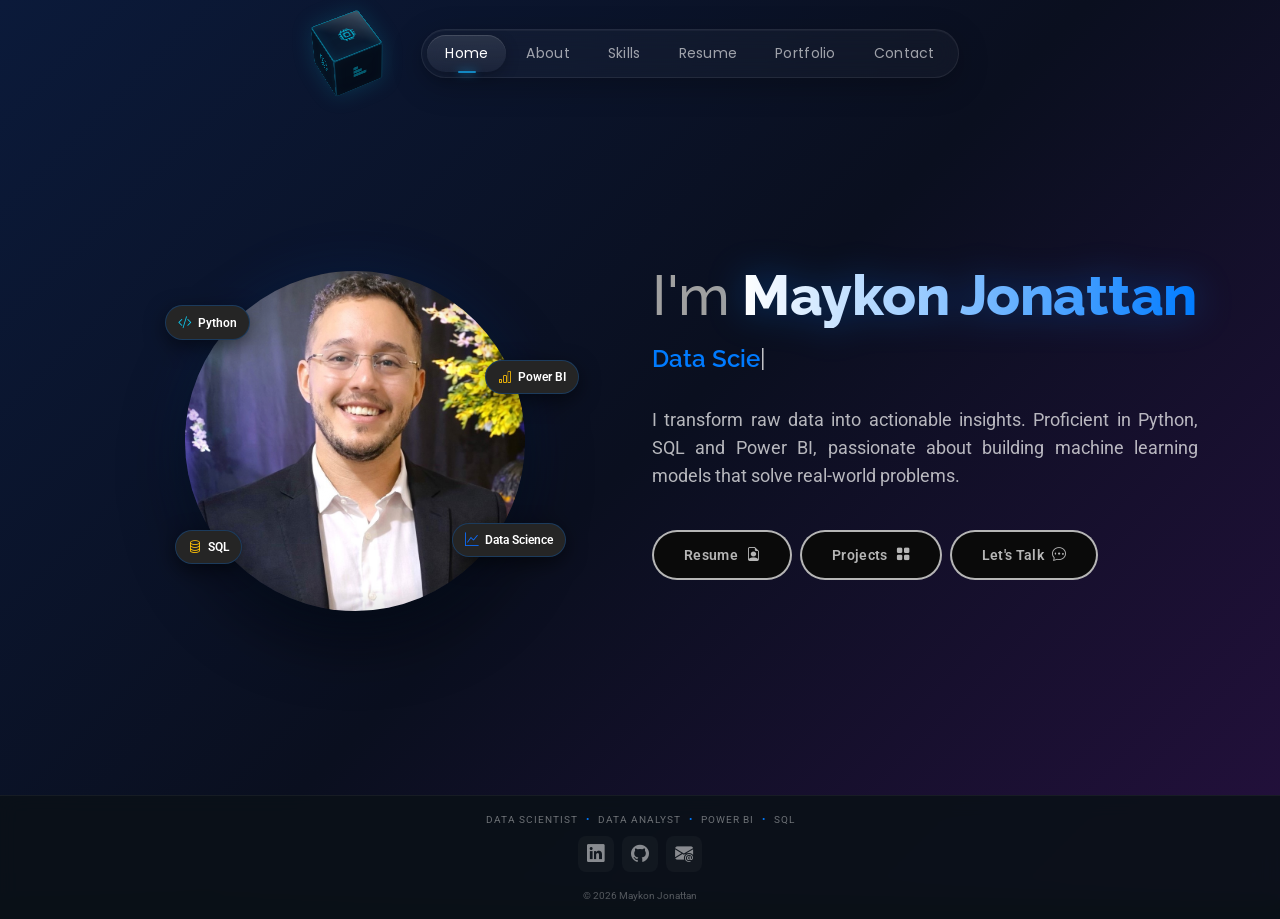
<file: index.html>
<!DOCTYPE html>
<html lang="en">

<head>
  <meta charset="utf-8">
  <meta content="width=device-width, initial-scale=1.0" name="viewport">

  <!-- SEO -->
  <title>Maykon Jonattan | Data Scientist Portfolio</title>
  <meta name="description"
    content="Portfolio of Maykon Jonattan de Oliveira, Data Scientist and Data Analyst specializing in Python, machine learning, and data analysis.">
  <meta name="keywords"
    content="Data Scientist, Data Analyst, Machine Learning, Python, SQL, Portfolio, Maykon Jonattan">

  <!-- Link previews: what LinkedIn, WhatsApp, etc. show when this page is shared -->
  <meta property="og:type" content="website">
  <meta property="og:title" content="Maykon Jonattan | Data Scientist Portfolio">
  <meta property="og:description"
    content="Portfolio of Maykon Jonattan de Oliveira, Data Scientist and Data Analyst specializing in Python, machine learning, and data analysis.">
  <meta property="og:url" content="https://maykinvest.github.io/maykon-portfolio/">
  <link rel="canonical" href="https://maykinvest.github.io/maykon-portfolio/">
  <meta property="og:image"
    content="https://maykinvest.github.io/maykon-portfolio/assets/img/profile/profile-image.webp">
  <meta name="twitter:card" content="summary">

  <!-- Favicons -->
  <link href="assets/img/favicon.png" rel="icon">
  <link href="assets/img/apple-touch-icon.png" rel="apple-touch-icon">

  <!-- Fonts -->
  <link href="https://fonts.googleapis.com" rel="preconnect">
  <link href="https://fonts.gstatic.com" rel="preconnect" crossorigin>
  <link
    href="https://fonts.googleapis.com/css2?family=Roboto:ital,wght@0,400;0,500;0,700;1,400&family=Poppins:wght@400;500&family=Raleway:wght@400;500;600;700;800&display=swap"
    rel="stylesheet">

  <!-- Vendor CSS Files -->
  <link href="assets/vendor/bootstrap/css/bootstrap.min.css" rel="stylesheet">
  <link href="assets/vendor/bootstrap-icons/bootstrap-icons.css" rel="stylesheet">
  <link href="assets/vendor/aos/aos.css" rel="stylesheet">

  <!-- Main CSS File -->
  <link href="assets/css/main.css" rel="stylesheet">

</head>

<body>

  <!-- Header -->
  <header id="header" class="header d-flex align-items-center sticky-top">
    <div class="container-fluid container-xl position-relative d-flex align-items-center justify-content-center gap-5">

      <a href="index.html" class="d-flex align-items-center" aria-label="Home">
        <div class="cube-scene">
          <div class="cube">
            <div class="cube-core"></div>

            <div class="cube-face face-front"><i class="bi bi-bar-chart-fill"></i></div>
            <div class="cube-face face-back"><i class="bi bi-code-slash"></i></div>
            <div class="cube-face face-right"><i class="bi bi-database-fill-lock"></i></div>
            <div class="cube-face face-left"><i class="bi bi-cpu"></i></div>
            <div class="cube-face face-top"><i class="bi bi-graph-up-arrow"></i></div>
            <div class="cube-face face-bottom"><i class="bi bi-clipboard-data"></i></div>
          </div>
        </div>
      </a>

      <nav id="navmenu" class="navmenu">
        <ul>
          <li><a href="index.html" class="active">Home</a></li>
          <li><a href="about.html">About</a></li>
          <li><a href="skills.html">Skills</a></li>
          <li><a href="resume.html">Resume</a></li>
          <li><a href="portfolio.html">Portfolio</a></li>
          <li><a href="contact.html">Contact</a></li>
        </ul>
        <button type="button" class="menu-btn d-xl-none" aria-label="Open menu" aria-expanded="false" aria-controls="navmenu"><span></span><span></span></button>
      </nav>

    </div>
  </header>

  <main class="main">

    <!-- Hero -->
    <section id="hero" class="hero section dark-background">

      <div class="container" data-aos="fade-up" data-aos-delay="100">

        <div class="row gy-4 align-items-center">

          <!-- Hero Text Content: Right side on desktop, bottom side on mobile -->
          <div class="col-lg-6 order-2">
            <div class="hero-content">
              <h1 data-aos="fade-up" data-aos-delay="300"><span class="intro">I'm</span> <span class="highlight">Maykon Jonattan</span></h1>
              <h2 data-aos="fade-up" data-aos-delay="400"><span class="typed"
                  data-typed-items="Data Scientist, Data Analyst, Machine Learning Practitioner, Python and SQL Developer"></span>
              </h2>
              <p data-aos="fade-up" data-aos-delay="500">
                I transform raw data into actionable insights.
                Proficient in Python, SQL and Power BI, passionate about building machine learning models that solve
                real-world problems.
              </p>

              <div class="hero-actions d-flex gap-2 flex-wrap">

                <a href="resume.html" class="btn hero-btn">Resume <i class="bi bi-file-earmark-person"></i></a>

                <a href="portfolio.html" class="btn hero-btn"> Projects <i class="bi bi-grid-fill"></i></a>

                <a href="contact.html" class="btn hero-btn"> Let's Talk <i class="bi bi-chat-dots"></i></a>

              </div>

            </div>
          </div>

          <!-- Hero Image Column: Left side on desktop, top side on mobile -->
          <div class="col-lg-6 order-1 text-center">
            <div class="hero-image" data-aos="zoom-in" data-aos-delay="200">
              <div class="image-wrapper position-relative">

                <img src="assets/img/profile/profile-image.webp" width="886" height="919" alt="Maykon Jonattan" class="img-fluid" loading="eager"
                  fetchpriority="high">

                <div class="floating-badges">

                  <div class="floating-badge python" data-aos="fade-right" data-aos-delay="800"
                    data-aos-anchor=".hero-image">
                    <i class="bi bi-code-slash text-info"></i>
                    <span>Python</span>
                  </div>

                  <div class="floating-badge sql" data-aos="fade-down" data-aos-delay="900"
                    data-aos-anchor=".hero-image">
                    <i class="bi bi-database text-warning"></i>
                    <span>SQL</span>
                  </div>

                  <div class="floating-badge power-bi" data-aos="fade-up" data-aos-delay="1000"
                    data-aos-anchor=".hero-image">
                    <i class="bi bi-bar-chart text-warning"></i>
                    <span>Power BI</span>
                  </div>

                  <div class="floating-badge data-science" data-aos="fade-left" data-aos-delay="700"
                    data-aos-anchor=".hero-image">
                    <i class="bi bi-graph-up text-primary"></i>
                    <span>Data Science</span>
                  </div>

                </div>
              </div>
            </div>
          </div>

        </div>
      </div>
    </section>
  </main>

  <!-- Footer -->
  <footer id="footer" class="site-footer">
    <div class="container">
      <div class="d-flex flex-column align-items-center py-3">

        <p class="footer-roles mb-2">
          Data Scientist <span class="dot">•</span> Data Analyst <span class="dot">•</span> Power BI <span
            class="dot">•</span> SQL
        </p>

        <!-- Social links -->
        <div class="d-flex gap-2 mb-3">
          <a href="https://www.linkedin.com/in/maykon-oliveira-maykinvest/" target="_blank" rel="noopener"
            class="footer-icon linkedin" title="LinkedIn" aria-label="LinkedIn">
            <i class="bi bi-linkedin"></i>
          </a>
          <a href="https://github.com/MaykInvest" target="_blank" rel="noopener" class="footer-icon github"
            title="GitHub" aria-label="GitHub">
            <i class="bi bi-github"></i>
          </a>
          <a href="contact.html" class="footer-icon email" title="Email" aria-label="Contact by email">
            <i class="bi bi-envelope-at-fill"></i>
          </a>
        </div>

        <div class="footer-legal">
          <span>© 2026 Maykon Jonattan</span>
        </div>

      </div>
    </div>
  </footer>

  <!-- Scroll Top -->
  <a href="#" id="scroll-top" class="scroll-top d-flex align-items-center justify-content-center"
    aria-label="Scroll to top"><i class="bi bi-arrow-up-short"></i></a>

  <!-- Vendor JS Files -->
  <script src="assets/vendor/aos/aos.js"></script>
  <script src="assets/vendor/typed.js/typed.umd.js"></script>

  <!-- Main JS File -->
  <script src="assets/js/main.js"></script>

</body>

</html>
</file>
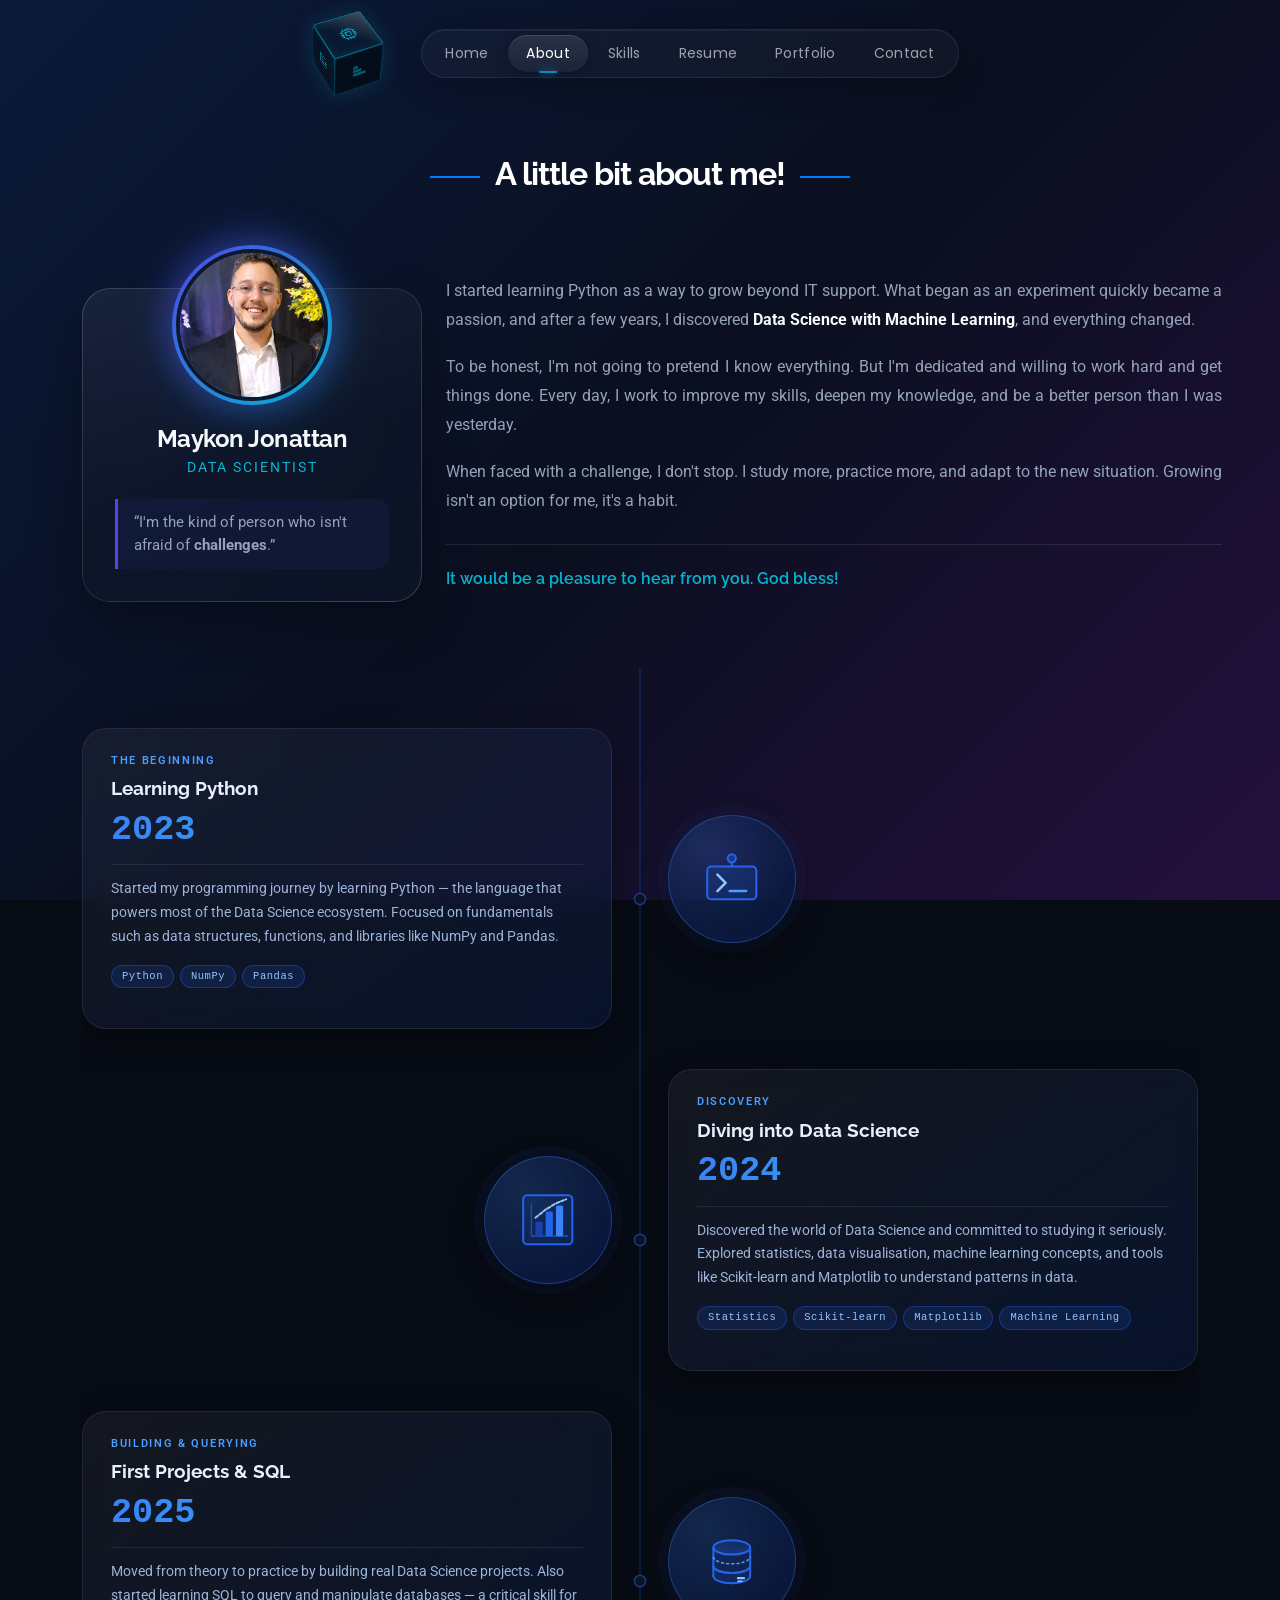
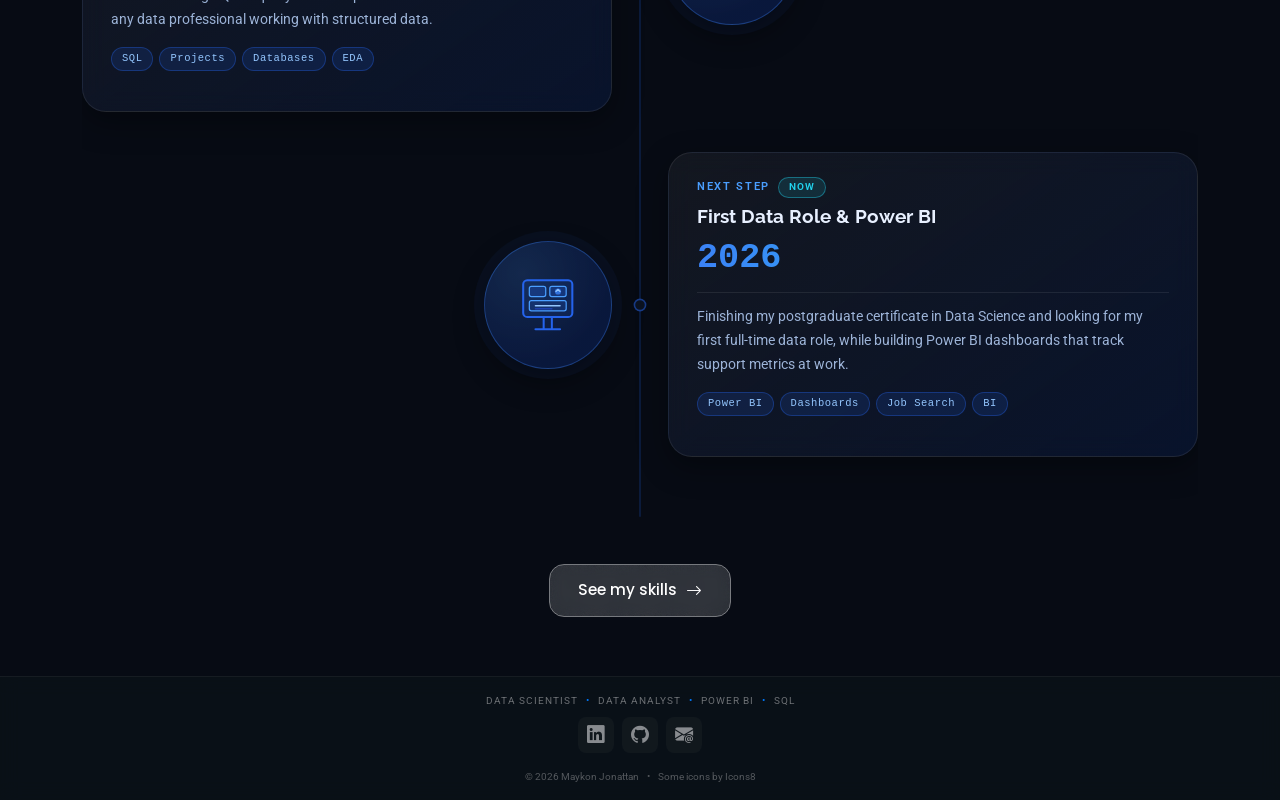
<file: about.html>
<!DOCTYPE html>
<html lang="en">

<head>
  <meta charset="utf-8">
  <meta content="width=device-width, initial-scale=1.0" name="viewport">
  <title>About | Maykon Jonattan - Data Scientist</title>
  <meta name="description"
    content="About Maykon Jonattan de Oliveira, Data Scientist and Data Analyst: background, education and what drives my work with data.">

  <!-- Link previews: what LinkedIn, WhatsApp, etc. show when this page is shared -->
  <meta property="og:type" content="website">
  <meta property="og:title" content="About | Maykon Jonattan - Data Scientist">
  <meta property="og:description"
    content="About Maykon Jonattan de Oliveira, Data Scientist and Data Analyst: background, education and what drives my work with data.">
  <meta property="og:url" content="https://maykinvest.github.io/maykon-portfolio/about.html">
  <link rel="canonical" href="https://maykinvest.github.io/maykon-portfolio/about.html">
  <meta property="og:image"
    content="https://maykinvest.github.io/maykon-portfolio/assets/img/profile/profile-image.webp">
  <meta name="twitter:card" content="summary">

  <!-- Favicons -->
  <link href="assets/img/favicon.png" rel="icon">
  <link href="assets/img/apple-touch-icon.png" rel="apple-touch-icon">

  <!-- Fonts -->
  <link href="https://fonts.googleapis.com" rel="preconnect">
  <link href="https://fonts.gstatic.com" rel="preconnect" crossorigin>
  <link
    href="https://fonts.googleapis.com/css2?family=Roboto:ital,wght@0,400;0,500;0,700;1,400&family=Poppins:wght@400;500&family=Raleway:wght@400;500;600;700;800&display=swap"
    rel="stylesheet">

  <!-- Vendor CSS Files -->
  <link href="assets/vendor/bootstrap/css/bootstrap.min.css" rel="stylesheet">
  <link href="assets/vendor/bootstrap-icons/bootstrap-icons.css" rel="stylesheet">
  <link href="assets/vendor/aos/aos.css" rel="stylesheet">

  <!-- Main CSS File -->
  <link href="assets/css/main.css" rel="stylesheet">

</head>

<body>

  <!-- Header -->
  <header id="header" class="header d-flex align-items-center sticky-top">
    <div class="container-fluid container-xl position-relative d-flex align-items-center justify-content-center gap-5">

      <a href="index.html" class="d-flex align-items-center" aria-label="Home">
        <div class="cube-scene">
          <div class="cube">
            <div class="cube-core"></div>

            <div class="cube-face face-front"><i class="bi bi-bar-chart-fill"></i></div>
            <div class="cube-face face-back"><i class="bi bi-code-slash"></i></div>
            <div class="cube-face face-right"><i class="bi bi-database-fill-lock"></i></div>
            <div class="cube-face face-left"><i class="bi bi-cpu"></i></div>
            <div class="cube-face face-top"><i class="bi bi-graph-up-arrow"></i></div>
            <div class="cube-face face-bottom"><i class="bi bi-clipboard-data"></i></div>
          </div>
        </div>
      </a>

      <nav id="navmenu" class="navmenu">
        <ul>
          <li><a href="index.html">Home</a></li>
          <li><a href="about.html" class="active">About</a></li>
          <li><a href="skills.html">Skills</a></li>
          <li><a href="resume.html">Resume</a></li>
          <li><a href="portfolio.html">Portfolio</a></li>
          <li><a href="contact.html">Contact</a></li>
        </ul>
        <button type="button" class="menu-btn d-xl-none" aria-label="Open menu" aria-expanded="false" aria-controls="navmenu"><span></span><span></span></button>
      </nav>

    </div>
  </header>

  <main class="main">

    <!-- About Section -->
    <section id="about" class="section dark-background">

      <!-- Section Title -->
      <div class="container section-title" data-aos="fade-up">
        <h1>A little bit about me!</h1>
      </div>

      <div class="container" data-aos="fade-up" data-aos-delay="100">

        <div class="row align-items-center g-4 g-lg-5">

          <!-- Profile card -->
          <aside class="col-lg-4">
            <div class="profile-card text-center" data-aos="fade-right">
              <div class="profile-photo">
                <img src="assets/img/profile/profile-image.webp" width="886" height="919" alt="Maykon Jonattan - Data Scientist"
                  class="profile-img" loading="eager" fetchpriority="high" />
              </div>

              <h2 class="profile-name">Maykon Jonattan</h2>
              <p class="profile-role">Data Scientist</p>
              <p class="profile-quote">
                  “I'm the kind of person who isn't afraid of <strong>challenges</strong>.”
                </p>
            </div>
          </aside>

          <!-- Intro text -->
          <section class="col-lg-8" data-aos="fade-left" data-aos-delay="200">
            <div class="about-text">
              <p>
                I started learning Python as a way to grow beyond IT support.
                What began as an experiment quickly became a passion, and after a few years,
                I discovered <strong>Data Science with Machine Learning</strong>,
                and everything changed.
              </p>
              <p>
                To be honest, I'm not going to pretend I know everything.
                But I'm dedicated and willing to work hard and get things done.
                Every day, I work to improve my skills, deepen my knowledge, and be a better person than I was
                yesterday.
              </p>
              <p>
                When faced with a challenge, I don't stop.
                I study more, practice more, and adapt to the new situation.
                Growing isn't an option for me, it's a habit.
              </p>
              <p class="signature">
                It would be a pleasure to hear from you. God bless!
              </p>

            </div>
          </section>

        </div>

        <!-- Timeline: main.js fills the line and lights up each year while you scroll -->
        <section class="timeline">

          <!-- 2023 ─ Python -->
          <article class="timeline-item">
            <div class="timeline-content" data-aos="fade-right">
              <span class="timeline-label">The Beginning</span>
              <h2>Learning Python</h2>
              <time datetime="2023">2023</time>
              <hr />
              <p>Started my programming journey by learning Python — the language that powers most of the Data Science
                ecosystem. Focused on fundamentals such as data structures, functions, and libraries like NumPy and
                Pandas.</p>
              <div class="tags">
                <span class="tag">Python</span>
                <span class="tag">NumPy</span>
                <span class="tag">Pandas</span>
              </div>
            </div>
            <div class="timeline-icon" data-aos="zoom-in" data-aos-delay="150">
              <div class="timeline-icon-box">
                <svg viewBox="0 0 64 64" fill="none" xmlns="http://www.w3.org/2000/svg">
                  <rect x="8" y="20" width="48" height="32" rx="4" fill="rgba(37,99,235,0.15)" stroke="#2563eb"
                    stroke-width="2" />
                  <polyline points="18,28 26,36 18,44" stroke="#93c5fd" stroke-width="2.5" stroke-linecap="round"
                    stroke-linejoin="round" />
                  <line x1="30" y1="44" x2="46" y2="44" stroke="#4a9eff" stroke-width="2.5" stroke-linecap="round" />
                  <circle cx="32" cy="12" r="4" fill="rgba(37,99,235,0.3)" stroke="#2563eb" stroke-width="2" />
                  <line x1="32" y1="16" x2="32" y2="20" stroke="#2563eb" stroke-width="2" />
                </svg>
              </div>
            </div>
          </article>

          <!-- 2024 ─ Data Science -->
          <article class="timeline-item">
            <div class="timeline-content" data-aos="fade-left">
              <span class="timeline-label">Discovery</span>
              <h2>Diving into Data Science</h2>
              <time datetime="2024">2024</time>
              <hr />
              <p>Discovered the world of Data Science and committed to studying it seriously. Explored statistics, data
                visualisation, machine learning concepts, and tools like Scikit-learn and Matplotlib to understand
                patterns in data.</p>
              <div class="tags">
                <span class="tag">Statistics</span>
                <span class="tag">Scikit-learn</span>
                <span class="tag">Matplotlib</span>
                <span class="tag">Machine Learning</span>
              </div>
            </div>
            <div class="timeline-icon" data-aos="zoom-in" data-aos-delay="150">
              <div class="timeline-icon-box">
                <svg viewBox="0 0 64 64" fill="none" xmlns="http://www.w3.org/2000/svg">
                  <rect x="8" y="8" width="48" height="48" rx="4" fill="rgba(37,99,235,0.1)" stroke="#2563eb"
                    stroke-width="2" />
                  <line x1="16" y1="48" x2="16" y2="16" stroke="#1a4fa0" stroke-width="1.5" />
                  <line x1="16" y1="48" x2="52" y2="48" stroke="#1a4fa0" stroke-width="1.5" />
                  <rect x="20" y="34" width="7" height="14" rx="1.5" fill="#1e40af" />
                  <rect x="30" y="24" width="7" height="24" rx="1.5" fill="#2563eb" />
                  <rect x="40" y="18" width="7" height="30" rx="1.5" fill="#3b82f6" />
                  <polyline points="20,30 30,22 40,16 50,12" stroke="#93c5fd" stroke-width="2" stroke-linecap="round"
                    stroke-linejoin="round" stroke-dasharray="3 2" />
                </svg>
              </div>
            </div>
          </article>

          <!-- 2025 ─ Projects & SQL -->
          <article class="timeline-item">
            <div class="timeline-content" data-aos="fade-right">
              <span class="timeline-label">Building & Querying</span>
              <h2>First Projects &amp; SQL</h2>
              <time datetime="2025">2025</time>
              <hr />
              <p>Moved from theory to practice by building real Data Science projects. Also started learning SQL to
                query and manipulate databases — a critical skill for any data professional working with structured
                data.</p>
              <div class="tags">
                <span class="tag">SQL</span>
                <span class="tag">Projects</span>
                <span class="tag">Databases</span>
                <span class="tag">EDA</span>
              </div>
            </div>
            <div class="timeline-icon" data-aos="zoom-in" data-aos-delay="150">
              <div class="timeline-icon-box">
                <svg viewBox="0 0 64 64" fill="none" xmlns="http://www.w3.org/2000/svg">
                  <ellipse cx="32" cy="18" rx="18" ry="7" fill="rgba(37,99,235,0.2)" stroke="#2563eb"
                    stroke-width="2" />
                  <path d="M14 18 C14 18 14 30 14 36 C14 39.87 22.06 43 32 43 C41.94 43 50 39.87 50 36 L50 18"
                    stroke="#2563eb" stroke-width="2" fill="rgba(37,99,235,0.08)" />
                  <path d="M14 27 C14 30.87 22.06 34 32 34 C41.94 34 50 30.87 50 27" stroke="#4a9eff" stroke-width="1.5"
                    stroke-dasharray="3 2" />
                  <path
                    d="M14 36 C14 39.87 22.06 43 32 43 C41.94 43 50 39.87 50 36 L50 46 C50 49.87 41.94 53 32 53 C22.06 53 14 49.87 14 46 Z"
                    fill="rgba(37,99,235,0.15)" stroke="#2563eb" stroke-width="2" />
                  <line x1="38" y1="48" x2="44" y2="48" stroke="#93c5fd" stroke-width="2" stroke-linecap="round" />
                  <line x1="38" y1="51" x2="42" y2="51" stroke="#93c5fd" stroke-width="1.5" stroke-linecap="round" />
                </svg>
              </div>
            </div>
          </article>

          <!-- 2026 ─ Job & Power BI -->
          <article class="timeline-item is-current">
            <div class="timeline-content" data-aos="fade-left">
              <span class="timeline-label">Next Step <span class="now-badge">Now</span></span>
              <h2>First Data Role &amp; Power BI</h2>
              <time datetime="2026">2026</time>
              <hr />
              <p>Finishing my postgraduate certificate in Data Science and looking for my first full-time data role,
                while building Power BI dashboards that track support metrics at work.</p>
              <div class="tags">
                <span class="tag">Power BI</span>
                <span class="tag">Dashboards</span>
                <span class="tag">Job Search</span>
                <span class="tag">BI</span>
              </div>
            </div>
            <div class="timeline-icon" data-aos="zoom-in" data-aos-delay="150">
              <div class="timeline-icon-box">
                <svg viewBox="0 0 64 64" fill="none" xmlns="http://www.w3.org/2000/svg">
                  <rect x="8" y="8" width="48" height="36" rx="4" fill="rgba(37,99,235,0.1)" stroke="#2563eb"
                    stroke-width="2" />
                  <rect x="14" y="14" width="16" height="10" rx="2" fill="rgba(37,99,235,0.25)" stroke="#4a9eff"
                    stroke-width="1.2" />
                  <rect x="34" y="14" width="16" height="10" rx="2" fill="rgba(37,99,235,0.25)" stroke="#4a9eff"
                    stroke-width="1.2" />
                  <rect x="14" y="28" width="36" height="10" rx="2" fill="rgba(37,99,235,0.15)" stroke="#4a9eff"
                    stroke-width="1.2" />
                  <line x1="20" y1="33" x2="44" y2="33" stroke="#93c5fd" stroke-width="1.5" stroke-linecap="round" />
                  <line x1="20" y1="36" x2="36" y2="36" stroke="#1e40af" stroke-width="1.5" stroke-linecap="round" />
                  <line x1="28" y1="44" x2="28" y2="56" stroke="#2563eb" stroke-width="2" />
                  <line x1="36" y1="44" x2="36" y2="56" stroke="#2563eb" stroke-width="2" />
                  <line x1="20" y1="56" x2="44" y2="56" stroke="#2563eb" stroke-width="2" stroke-linecap="round" />
                  <circle cx="42" cy="19" r="3" fill="#3b82f6" opacity="0.8" />
                  <polyline points="40,19 42,17 44,19" stroke="#93c5fd" stroke-width="1.2" stroke-linecap="round"
                    stroke-linejoin="round" />
                </svg>
              </div>
            </div>
          </article>

        </section>

        <!-- Button to the next page -->
        <div class="row">
          <div class="col-12 d-flex justify-content-center" data-aos="fade-up">
            <a href="skills.html" class="btn-next"><span>See my skills <i class="bi bi-arrow-right"></i></span></a>
          </div>
        </div>

      </div>
    </section>

  </main>

  <!-- Footer -->
  <footer id="footer" class="site-footer">
    <div class="container">
      <div class="d-flex flex-column align-items-center py-3">

        <p class="footer-roles mb-2">
          Data Scientist <span class="dot">•</span> Data Analyst <span class="dot">•</span> Power BI <span
            class="dot">•</span> SQL
        </p>

        <!-- Social links -->
        <div class="d-flex gap-2 mb-3">
          <a href="https://www.linkedin.com/in/maykon-oliveira-maykinvest/" target="_blank" rel="noopener"
            class="footer-icon linkedin" title="LinkedIn" aria-label="LinkedIn">
            <i class="bi bi-linkedin"></i>
          </a>
          <a href="https://github.com/MaykInvest" target="_blank" rel="noopener" class="footer-icon github" title="GitHub" aria-label="GitHub">
            <i class="bi bi-github"></i>
          </a>
          <a href="contact.html" class="footer-icon email" title="Email" aria-label="Contact by email">
            <i class="bi bi-envelope-at-fill"></i>
          </a>
        </div>

        <div class="footer-legal">
          <span>© 2026 Maykon Jonattan</span>
          <span class="dot">•</span>
          <span>Some icons by <a href="https://icons8.com" target="_blank" rel="noopener">Icons8</a></span>
        </div>

      </div>
    </div>
  </footer>

  <!-- Scroll Top -->
  <a href="#" id="scroll-top" class="scroll-top d-flex align-items-center justify-content-center"
    aria-label="Scroll to top"><i class="bi bi-arrow-up-short"></i></a>

  <!-- Vendor JS Files -->
  <script src="assets/vendor/aos/aos.js"></script>

  <!-- Main JS File -->
  <script src="assets/js/main.js"></script>

</body>

</html>
</file>
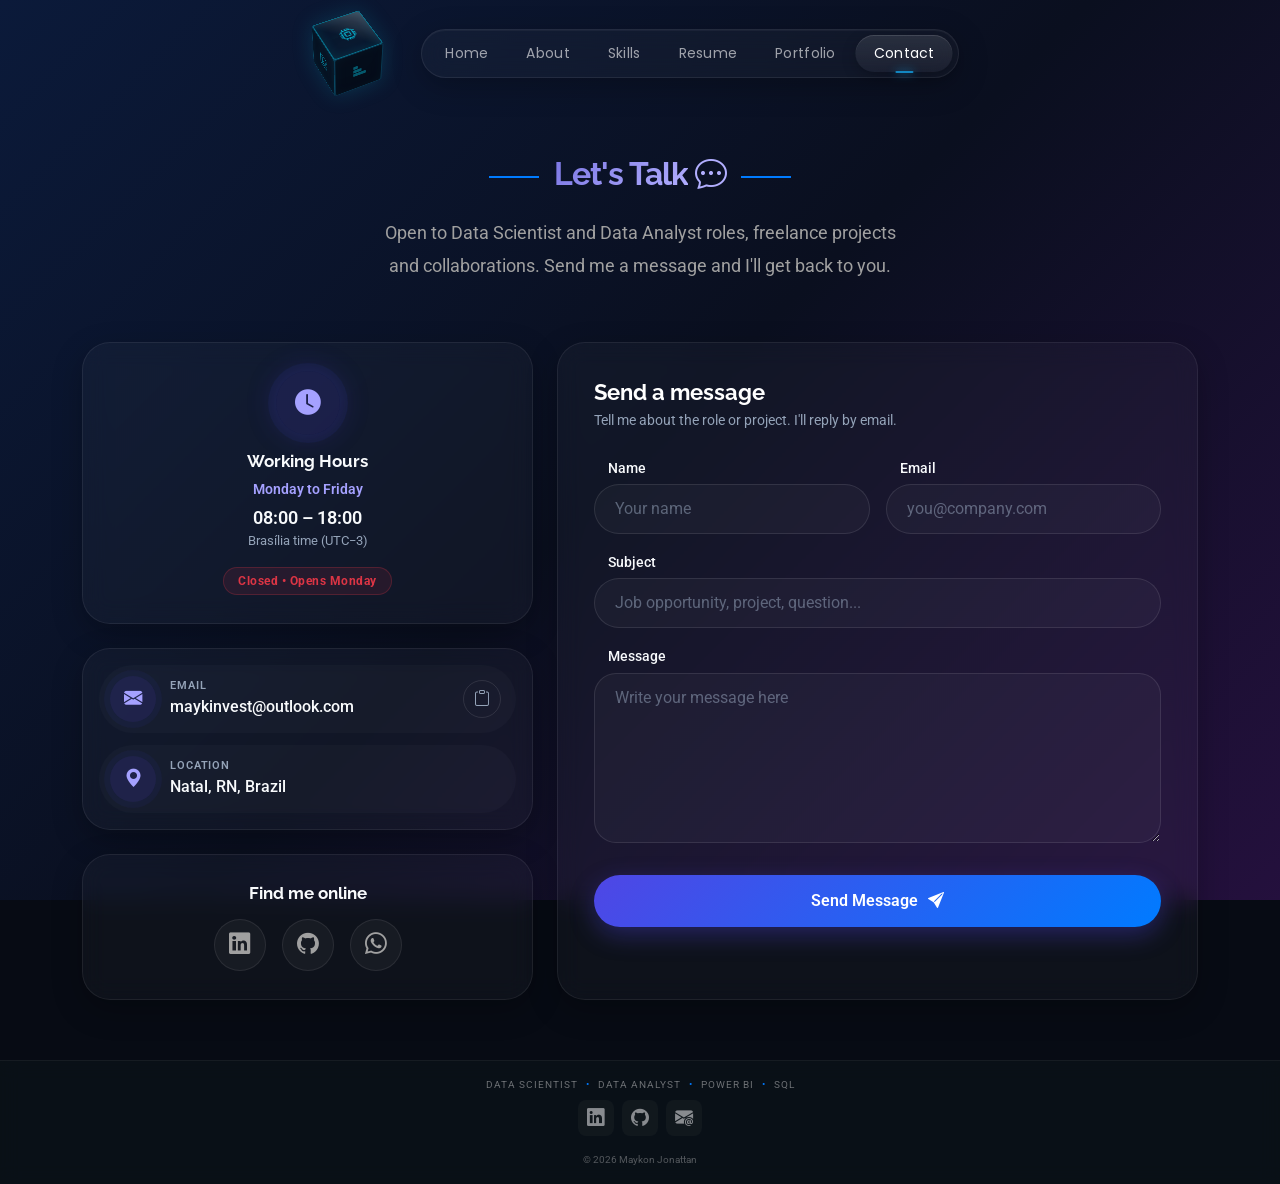
<file: contact.html>
<!DOCTYPE html>
<html lang="en">

<head>
  <meta charset="utf-8">
  <meta content="width=device-width, initial-scale=1.0" name="viewport">
  <title>Contact | Maykon Jonattan - Data Scientist</title>
  <meta name="description"
    content="Get in touch with Maykon Jonattan, Data Scientist and Data Analyst, for opportunities, collaborations or questions.">

  <!-- Link previews: what LinkedIn, WhatsApp, etc. show when this page is shared -->
  <meta property="og:type" content="website">
  <meta property="og:title" content="Contact | Maykon Jonattan - Data Scientist">
  <meta property="og:description" content="Get in touch with Maykon Jonattan, Data Scientist and Data Analyst, for opportunities, collaborations or questions.">
  <meta property="og:url" content="https://maykinvest.github.io/maykon-portfolio/contact.html">
  <link rel="canonical" href="https://maykinvest.github.io/maykon-portfolio/contact.html">
  <meta property="og:image" content="https://maykinvest.github.io/maykon-portfolio/assets/img/profile/profile-image.webp">
  <meta name="twitter:card" content="summary">

  <!-- Favicons -->
  <link href="assets/img/favicon.png" rel="icon">
  <link href="assets/img/apple-touch-icon.png" rel="apple-touch-icon">

  <!-- Fonts -->
  <link href="https://fonts.googleapis.com" rel="preconnect">
  <link href="https://fonts.gstatic.com" rel="preconnect" crossorigin>
  <link
    href="https://fonts.googleapis.com/css2?family=Roboto:ital,wght@0,400;0,500;0,700;1,400&family=Poppins:wght@400;500&family=Raleway:wght@400;500;600;700;800&display=swap"
    rel="stylesheet">

  <!-- Vendor CSS Files -->
  <link href="assets/vendor/bootstrap/css/bootstrap.min.css" rel="stylesheet">
  <link href="assets/vendor/bootstrap-icons/bootstrap-icons.css" rel="stylesheet">
  <link href="assets/vendor/aos/aos.css" rel="stylesheet">

  <!-- Main CSS File -->
  <link href="assets/css/main.css" rel="stylesheet">
</head>

<body>

  <!-- Header -->
  <header id="header" class="header d-flex align-items-center sticky-top">
    <div class="container-fluid container-xl position-relative d-flex align-items-center justify-content-center gap-5">

      <a href="index.html" class="d-flex align-items-center" aria-label="Home">
        <div class="cube-scene">
          <div class="cube">
            <div class="cube-core"></div>

            <div class="cube-face face-front"><i class="bi bi-bar-chart-fill"></i></div>
            <div class="cube-face face-back"><i class="bi bi-code-slash"></i></div>
            <div class="cube-face face-right"><i class="bi bi-database-fill-lock"></i></div>
            <div class="cube-face face-left"><i class="bi bi-cpu"></i></div>
            <div class="cube-face face-top"><i class="bi bi-graph-up-arrow"></i></div>
            <div class="cube-face face-bottom"><i class="bi bi-clipboard-data"></i></div>
          </div>
        </div>
      </a>

      <nav id="navmenu" class="navmenu">
        <ul>
          <li><a href="index.html">Home</a></li>
          <li><a href="about.html">About</a></li>
          <li><a href="skills.html">Skills</a></li>
          <li><a href="resume.html">Resume</a></li>
          <li><a href="portfolio.html">Portfolio</a></li>
          <li><a href="contact.html" class="active">Contact</a></li>
        </ul>
        <button type="button" class="menu-btn d-xl-none" aria-label="Open menu" aria-expanded="false" aria-controls="navmenu"><span></span><span></span></button>
      </nav>

    </div>
  </header>

  <main class="main">

    <section id="contact" class="contact section">

      <div class="container section-title" data-aos="fade-up">
        <h1><span class="text-gradient">Let's Talk</span> <i class="bi bi-chat-dots title-icon"></i></h1>
        <p>Open to Data Scientist and Data Analyst roles, freelance projects and collaborations.
          Send me a message and I'll get back to you.</p>
      </div>

      <!-- One animation for both columns, so the whole page appears at once -->
      <div class="container" data-aos="fade-up" data-aos-delay="100">
        <div class="row g-4">

          <!-- Left column: hours, contact details, social links -->
          <div class="col-lg-5 d-flex flex-column gap-4">

            <!-- Working hours + live open/closed badge (main.js) -->
            <div class="glass-card hours-card">
              <div class="round-icon round-icon-lg"><i class="bi bi-clock-fill"></i></div>
              <h2 class="card-title-sm">Working Hours</h2>
              <p class="hours-days">Monday to Friday</p>
              <p class="hours-time">08:00 – 18:00 <span>Brasília time (UTC−3)</span></p>
              <span id="status-badge" class="badge rounded-pill border" role="status" aria-live="polite">
                <span id="status-spinner" class="spinner-grow spinner-grow-sm me-1" aria-hidden="true"></span>
                <span id="status-text">Checking status...</span>
              </span>
            </div>

            <!-- Email and location -->
            <div class="glass-card contact-card">
              <div class="contact-row">
                <div class="round-icon"><i class="bi bi-envelope-fill"></i></div>
                <div class="contact-item">
                  <span class="contact-label">Email</span>
                  <a href="mailto:maykinvest@outlook.com" id="email-text" class="contact-value">maykinvest@outlook.com</a>
                </div>
                <button type="button" class="copy-btn" id="copy-email" title="Copy email"
                  aria-label="Copy email address"><i class="bi bi-clipboard" id="copy-icon"></i></button>
              </div>
              <a class="contact-row" href="https://www.google.com/maps/search/?api=1&query=Natal+RN+Brazil"
                target="_blank" rel="noopener">
                <div class="round-icon"><i class="bi bi-geo-alt-fill"></i></div>
                <div class="contact-item">
                  <span class="contact-label">Location</span>
                  <span class="contact-value">Natal, RN, Brazil</span>
                </div>
              </a>
            </div>

            <!-- Social links -->
            <div class="glass-card social-card">
              <h2 class="card-title-sm">Find me online</h2>
              <div class="social-row">
                <a href="https://www.linkedin.com/in/maykon-oliveira-maykinvest/" target="_blank" rel="noopener"
                  class="social-btn linkedin" title="LinkedIn" aria-label="LinkedIn"><i class="bi bi-linkedin"></i></a>
                <a href="https://github.com/MaykInvest" target="_blank" rel="noopener" class="social-btn github"
                  title="GitHub" aria-label="GitHub"><i class="bi bi-github"></i></a>
                <a href="https://wa.me/5584987257836" target="_blank" rel="noopener" class="social-btn whatsapp"
                  title="WhatsApp" aria-label="WhatsApp"><i class="bi bi-whatsapp"></i></a>
              </div>
            </div>

          </div>

          <!-- Right column: the form (sent to Formspree by main.js) -->
          <div class="col-lg-7">
            <div class="glass-card form-card h-100">
              <h2 class="form-title">Send a message</h2>
              <p class="form-subtitle">Tell me about the role or project. I'll reply by email.</p>

              <form action="https://formspree.io/f/xreypzpl" method="POST" class="contact-form row g-3">
                <!-- Spam trap: hidden from people, bots fill it in and Formspree drops the message -->
                <input type="text" name="_gotcha" class="d-none" tabindex="-1" autocomplete="off" aria-hidden="true">

                <div class="col-md-6">
                  <label for="contact-name" class="form-label">Name</label>
                  <input type="text" id="contact-name" name="name" class="form-control" autocomplete="name"
                    placeholder="Your name" required>
                </div>
                <div class="col-md-6">
                  <label for="contact-email" class="form-label">Email</label>
                  <input type="email" id="contact-email" name="email" class="form-control" autocomplete="email"
                    placeholder="you@company.com" required>
                </div>
                <div class="col-12">
                  <label for="contact-subject" class="form-label">Subject</label>
                  <input type="text" id="contact-subject" name="subject" class="form-control"
                    placeholder="Job opportunity, project, question..." required>
                </div>
                <div class="col-12">
                  <label for="contact-message" class="form-label">Message</label>
                  <textarea id="contact-message" name="message" class="form-control" rows="6"
                    placeholder="Write your message here" required></textarea>
                </div>

                <!-- Filled in by main.js if sending fails -->
                <div class="col-12">
                  <p id="form-error" class="form-error d-none" role="alert"></p>
                </div>

                <div class="col-12">
                  <button type="submit" class="submit-btn">
                    <span>Send Message</span>
                    <i class="bi bi-send-fill"></i>
                  </button>
                </div>
              </form>
            </div>
          </div>

        </div>
      </div>
    </section>

  </main>

  <!-- "Message sent" window -->
  <dialog class="success-modal text-center p-5" id="sent-modal" aria-labelledby="sent-title">
    <div class="round-icon round-icon-lg success-icon"><i class="bi bi-check-lg"></i></div>
    <h2 class="h4 fw-bold mb-2" id="sent-title">Message Sent!</h2>
    <p class="success-text">Thank you, <span id="sender-name"></span>! Your message has been received.
      I'll get back to you soon.</p>
    <form method="dialog">
      <button class="submit-btn mt-3">Close</button>
    </form>
  </dialog>

  <!-- Footer -->
  <footer id="footer" class="site-footer">
    <div class="container">
      <div class="d-flex flex-column align-items-center py-3">

        <p class="footer-roles mb-2">
          Data Scientist <span class="dot">•</span> Data Analyst <span class="dot">•</span> Power BI <span
            class="dot">•</span> SQL
        </p>

        <!-- Social links -->
        <div class="d-flex gap-2 mb-3">
          <a href="https://www.linkedin.com/in/maykon-oliveira-maykinvest/" target="_blank" rel="noopener"
            class="footer-icon linkedin" title="LinkedIn" aria-label="LinkedIn">
            <i class="bi bi-linkedin"></i>
          </a>
          <a href="https://github.com/MaykInvest" target="_blank" rel="noopener" class="footer-icon github" title="GitHub" aria-label="GitHub">
            <i class="bi bi-github"></i>
          </a>
          <a href="contact.html" class="footer-icon email" title="Email" aria-label="Contact by email">
            <i class="bi bi-envelope-at-fill"></i>
          </a>
        </div>

        <div class="footer-legal">
          <span>© 2026 Maykon Jonattan</span>
        </div>

      </div>
    </div>
  </footer>

  <!-- Scroll Top -->
  <a href="#" id="scroll-top" class="scroll-top d-flex align-items-center justify-content-center"
    aria-label="Scroll to top"><i class="bi bi-arrow-up-short"></i></a>

  <!-- Vendor JS Files -->
  <script src="assets/vendor/aos/aos.js"></script>

  <!-- Main JS File -->
  <script src="assets/js/main.js"></script>

</body>

</html>
</file>
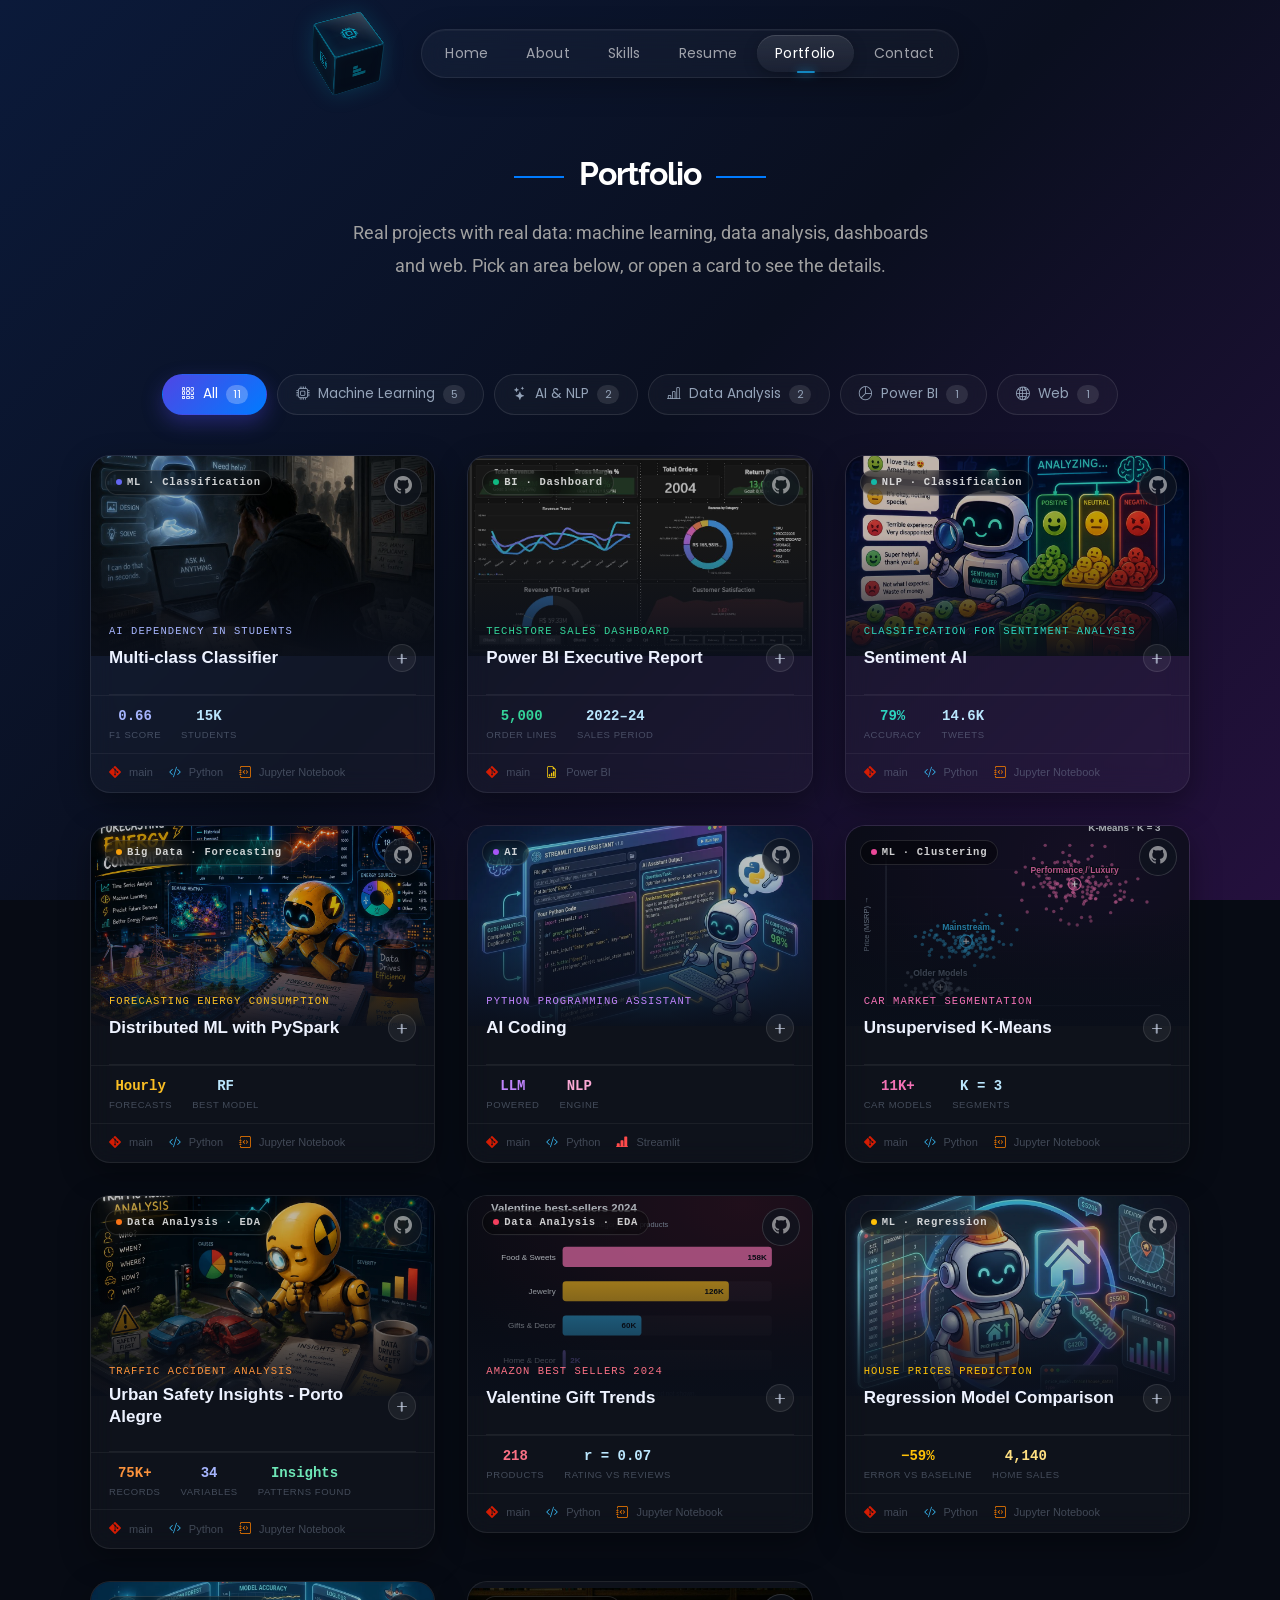
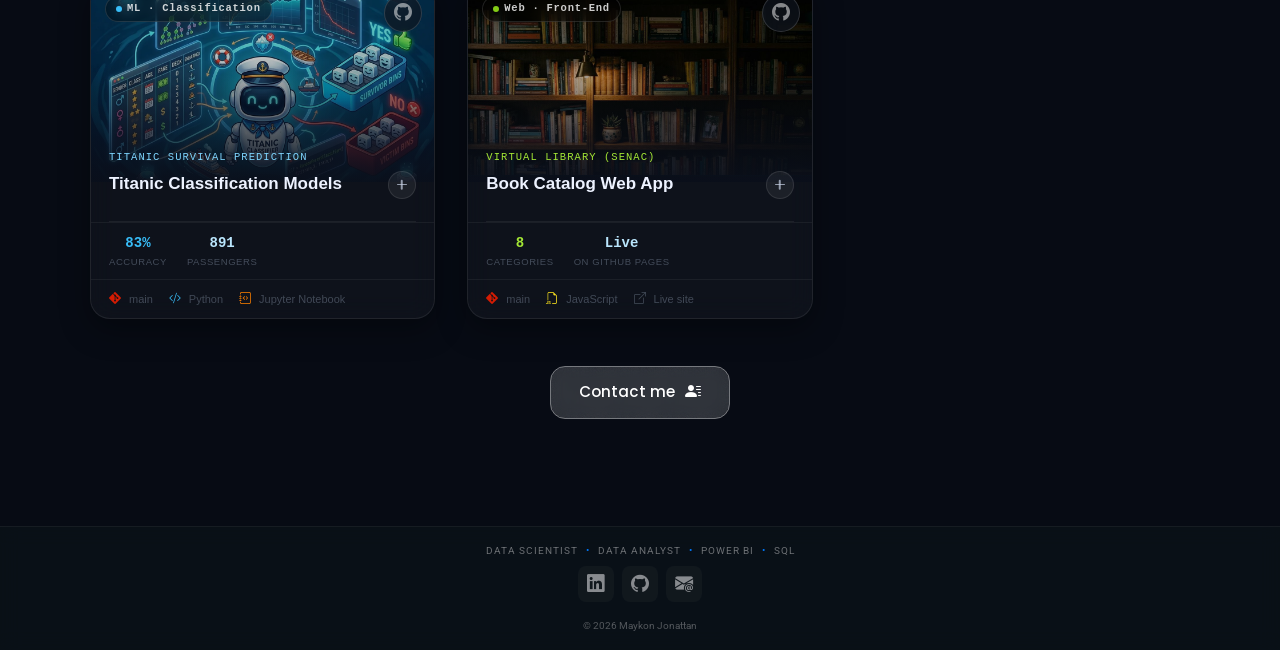
<file: portfolio.html>
<!DOCTYPE html>
<html lang="en">

<head>
  <meta charset="utf-8">
  <meta content="width=device-width, initial-scale=1.0" name="viewport">
  <title>Portfolio | Maykon Jonattan - Data Scientist</title>
  <meta name="description"
    content="Data science projects by Maykon Jonattan: forecasting, machine learning, NLP sentiment analysis and data analysis in Python.">

  <!-- Link previews: what LinkedIn, WhatsApp, etc. show when this page is shared -->
  <meta property="og:type" content="website">
  <meta property="og:title" content="Portfolio | Maykon Jonattan - Data Scientist">
  <meta property="og:description" content="Data science projects by Maykon Jonattan: forecasting, machine learning, NLP sentiment analysis and data analysis in Python.">
  <meta property="og:url" content="https://maykinvest.github.io/maykon-portfolio/portfolio.html">
  <link rel="canonical" href="https://maykinvest.github.io/maykon-portfolio/portfolio.html">
  <meta property="og:image" content="https://maykinvest.github.io/maykon-portfolio/assets/img/profile/profile-image.webp">
  <meta name="twitter:card" content="summary">

  <!-- Favicons -->
  <link href="assets/img/favicon.png" rel="icon">
  <link href="assets/img/apple-touch-icon.png" rel="apple-touch-icon">

  <!-- Fonts -->
  <link href="https://fonts.googleapis.com" rel="preconnect">
  <link href="https://fonts.gstatic.com" rel="preconnect" crossorigin>
  <link
    href="https://fonts.googleapis.com/css2?family=Roboto:ital,wght@0,400;0,500;0,700;1,400&family=Poppins:wght@400;500&family=Raleway:wght@400;500;600;700;800&display=swap"
    rel="stylesheet">

  <!-- Vendor CSS Files -->
  <link href="assets/vendor/bootstrap/css/bootstrap.min.css" rel="stylesheet">
  <link href="assets/vendor/bootstrap-icons/bootstrap-icons.css" rel="stylesheet">
  <link href="assets/vendor/aos/aos.css" rel="stylesheet">

  <!-- Main CSS File -->
  <link href="assets/css/main.css" rel="stylesheet">
</head>

<body>

  <!-- Header -->
  <header id="header" class="header d-flex align-items-center sticky-top">
    <div class="container-fluid container-xl position-relative d-flex align-items-center justify-content-center gap-5">

      <a href="index.html" class="d-flex align-items-center" aria-label="Home">
        <div class="cube-scene">
          <div class="cube">
            <div class="cube-core"></div>

            <div class="cube-face face-front"><i class="bi bi-bar-chart-fill"></i></div>
            <div class="cube-face face-back"><i class="bi bi-code-slash"></i></div>
            <div class="cube-face face-right"><i class="bi bi-database-fill-lock"></i></div>
            <div class="cube-face face-left"><i class="bi bi-cpu"></i></div>
            <div class="cube-face face-top"><i class="bi bi-graph-up-arrow"></i></div>
            <div class="cube-face face-bottom"><i class="bi bi-clipboard-data"></i></div>
          </div>
        </div>
      </a>

      <nav id="navmenu" class="navmenu">
        <ul>
          <li><a href="index.html">Home</a></li>
          <li><a href="about.html">About</a></li>
          <li><a href="skills.html">Skills</a></li>
          <li><a href="resume.html">Resume</a></li>
          <li><a href="portfolio.html" class="active">Portfolio</a></li>
          <li><a href="contact.html">Contact</a></li>
        </ul>
        <button type="button" class="menu-btn d-xl-none" aria-label="Open menu" aria-expanded="false" aria-controls="navmenu"><span></span><span></span></button>
      </nav>

    </div>
  </header>

  <main class="main">

    <!-- Portfolio Section -->
    <section id="portfolio" class="portfolio section">

      <!-- Section Title -->
      <div class="container section-title" data-aos="fade-up">
        <h1>Portfolio</h1>
        <p>Real projects with real data: machine learning, data analysis, dashboards and web.
          Pick an area below, or open a card to see the details.</p>
      </div>

      <div class="container" data-aos="fade-up" data-aos-delay="100">

        <div class="projects">

          <!-- Category filters (main.js shows only the projects of the chosen category) -->
          <div class="project-filters" role="group" aria-label="Filter projects by category">
            <button type="button" class="filter-btn active" data-filter="all" aria-pressed="true">
              <i class="bi bi-grid-3x3-gap"></i> All <span class="filter-count">11</span>
            </button>
            <button type="button" class="filter-btn" data-filter="ml" aria-pressed="false">
              <i class="bi bi-cpu"></i> Machine Learning <span class="filter-count">5</span>
            </button>
            <button type="button" class="filter-btn" data-filter="ai" aria-pressed="false">
              <i class="bi bi-stars"></i> AI &amp; NLP <span class="filter-count">2</span>
            </button>
            <button type="button" class="filter-btn" data-filter="analysis" aria-pressed="false">
              <i class="bi bi-bar-chart-line"></i> Data Analysis <span class="filter-count">2</span>
            </button>
            <button type="button" class="filter-btn" data-filter="bi" aria-pressed="false">
              <i class="bi bi-pie-chart"></i> Power BI <span class="filter-count">1</span>
            </button>
            <button type="button" class="filter-btn" data-filter="web" aria-pressed="false">
              <i class="bi bi-globe2"></i> Web <span class="filter-count">1</span>
            </button>
          </div>

          <div class="project-grid">

            <!-- ── AI Dependency in Students ── -->
            <div class="project" data-category="ml" style="--accent-rgb: 99,102,241; --accent-light: #a5b4fc">
              <div class="project-card">

                <div class="project-content">

                  <div class="project-img">
                    <div class="project-badge"><span class="dot"></span> ML · Classification</div>
                    <a class="github-btn" href="https://github.com/MaykInvest/AI_Dependency"
                      target="_blank" rel="noopener" aria-label="View AI Dependency Classifier on GitHub">
                      <i class="bi bi-github"></i>
                      <span class="github-btn-text">GitHub</span>
                    </a>

                    <button type="button" class="preview-btn"
                      aria-label="Open preview: AI Dependency Classifier project">
                      <img src="assets/img/portfolio/AI_dependency.jpg" width="1000" height="800" loading="lazy" decoding="async"
                        alt="AI Dependency Classifier project">
                    </button>
                  </div>

                  <div class="project-head">
                    <div class="project-category">AI Dependency in Students</div>
                    <div class="project-title">
                      <span>Multi-class Classifier</span>
                      <button type="button" class="toggle-btn" aria-label="Toggle details" aria-expanded="false"><span class="bar-h"></span><span
                          class="bar-v"></span></button>
                    </div>
                  </div>

                  <div class="details">
                    <div class="details-inner">
                      <p class="project-desc">Predicts students' AI dependency level (Low / Medium / High) from survey data on 15,000
                        students. Six models are compared in a leakage-safe, cross-validated pipeline; the tuned
                        Logistic Regression reached 0.66 F1, +0.40 over the baseline.</p>
                      <div class="tags">
                        <span class="tag tag-violet"><i class="bi bi-filetype-py me-1"></i>Python</span>
                        <span class="tag tag-blue">Scikit-Learn</span>
                        <span class="tag tag-sky">Logistic Reg.</span>
                        <span class="tag tag-purple">BayesSearchCV</span>
                      </div>
                    </div>
                  </div>

                  <div class="divider"></div>

                  <div class="stats">
                    <div class="stat">
                      <div class="stat-value">0.66</div>
                      <div class="stat-label">F1 Score</div>
                    </div>
                    <div class="stat">
                      <div class="stat-value">15K</div>
                      <div class="stat-label">Students</div>
                    </div>
                  </div>

                  <div class="project-foot">
                    <div class="project-meta">
                      <span class="meta-item"> <i class="bi bi-git me-1"></i> main </span>
                      <span class="meta-item"> <i class="bi bi-code-slash me-1"></i> Python </span>
                      <span class="meta-item"> <i class="bi bi-journal-code me-1"></i> Jupyter
                        Notebook </span>
                    </div>
                  </div>

                </div>
              </div>
            </div>

            <!-- ── TechStore Sales Dashboard ── -->
            <div class="project" data-category="bi" style="--accent-rgb: 16,185,129; --accent-light: #34d399">
              <div class="project-card">

                <div class="project-content">

                  <div class="project-img">
                    <div class="project-badge"><span class="dot"></span> BI · Dashboard</div>
                    <a class="github-btn" href="https://github.com/MaykInvest/Hardware_Store_PowerBI_Project"
                      target="_blank" rel="noopener" aria-label="View TechStore Power BI Dashboard on GitHub">
                      <i class="bi bi-github"></i>
                      <span class="github-btn-text">GitHub</span>
                    </a>

                    <button type="button" class="preview-btn"
                      aria-label="Open preview: TechStore Power BI dashboard project">
                      <img src="assets/img/portfolio/PowerBI_TechStore.jpg" width="979" height="555" loading="lazy" decoding="async"
                        alt="TechStore Power BI dashboard project">
                    </button>
                  </div>

                  <div class="project-head">
                    <div class="project-category">TechStore Sales Dashboard</div>
                    <div class="project-title">
                      <span>Power BI Executive Report</span>
                      <button type="button" class="toggle-btn" aria-label="Toggle details" aria-expanded="false"><span class="bar-h"></span><span
                          class="bar-v"></span></button>
                    </div>
                  </div>

                  <div class="details">
                    <div class="details-inner">
                      <p class="project-desc">An executive dashboard for a fictional Brazilian PC-hardware retailer. Star-schema model
                        with a Calendar table and DAX measures for revenue, margin, return rate and customer
                        satisfaction, each tracked against a target.</p>
                      <div class="tags">
                        <span class="tag tag-emerald"><i class="bi bi-bar-chart-fill me-1"></i>Power BI</span>
                        <span class="tag tag-yellow">DAX</span>
                        <span class="tag tag-sky">Star Schema</span>
                        <span class="tag tag-violet">Power Query</span>
                      </div>
                    </div>
                  </div>

                  <div class="divider"></div>

                  <div class="stats">
                    <div class="stat">
                      <div class="stat-value">5,000</div>
                      <div class="stat-label">Order Lines</div>
                    </div>
                    <div class="stat">
                      <div class="stat-value">2022–24</div>
                      <div class="stat-label">Sales Period</div>
                    </div>
                  </div>

                  <div class="project-foot">
                    <div class="project-meta">
                      <span class="meta-item"> <i class="bi bi-git me-1"></i> main </span>
                      <span class="meta-item"> <i class="bi bi-file-earmark-bar-graph me-1"></i> Power BI </span>
                    </div>
                  </div>

                </div>
              </div>
            </div>

            <!-- ── Sentiment Analysis Model ── -->
            <div class="project" data-category="ai" style="--accent-rgb: 20,184,166; --accent-light: #2dd4bf">
              <div class="project-card">

                <div class="project-content">

                  <div class="project-img">
                    <div class="project-badge"><span class="dot"></span> NLP · Classification</div>
                    <a class="github-btn" href="https://github.com/MaykInvest/Sentiment_Analysis_Airline.git"
                      target="_blank" rel="noopener" aria-label="View Sentiment Analysis on GitHub">
                      <i class="bi bi-github"></i>
                      <span class="github-btn-text">GitHub</span>
                    </a>

                    <button type="button" class="preview-btn"
                      aria-label="Open preview: Sentiment Analysis project">
                      <img src="assets/img/portfolio/Sentimental.webp" width="1200" height="800" loading="lazy" decoding="async" alt="Sentiment Analysis project">
                    </button>
                  </div>

                  <div class="project-head">
                    <div class="project-category">Classification For Sentiment Analysis</div>
                    <div class="project-title">
                      <span>Sentiment AI </span>
                      <button type="button" class="toggle-btn" aria-label="Toggle details" aria-expanded="false"><span class="bar-h"></span><span
                          class="bar-v"></span></button>
                    </div>
                  </div>

                  <div class="details">
                    <div class="details-inner">
                      <p class="project-desc">Classifies 14,640 airline tweets as negative, neutral or positive. Text is
                        cleaned and turned into TF-IDF features, then five models are compared with cross-validation
                        against a baseline;
                        Logistic Regression won with 79% accuracy.</p>
                      <div class="tags">
                        <span class="tag tag-teal"><i class="bi bi-diagram-3 me-1"></i>Scikit-Learn</span>
                        <span class="tag tag-sky">NLP</span>
                        <span class="tag tag-purple">Python</span>
                      </div>
                    </div>
                  </div>

                  <div class="divider"></div>

                  <div class="stats">
                    <div class="stat">
                      <div class="stat-value">79%</div>
                      <div class="stat-label">Accuracy</div>
                    </div>
                    <div class="stat">
                      <div class="stat-value">14.6K</div>
                      <div class="stat-label">Tweets</div>
                    </div>
                  </div>

                  <div class="project-foot">
                    <div class="project-meta">
                      <span class="meta-item"> <i class="bi bi-git me-1"></i> main </span>
                      <span class="meta-item"> <i class="bi bi-code-slash me-1"></i> Python </span>
                      <span class="meta-item"> <i class="bi bi-journal-code me-1"></i> Jupyter
                        Notebook </span>
                    </div>
                  </div>

                </div>
              </div>
            </div>

            <!-- ── Energy consumption forecasting ── -->
            <div class="project" data-category="ml" style="--accent-rgb: 245,158,11; --accent-light: #fbbf24">
              <div class="project-card">

                <div class="project-content">

                  <div class="project-img">
                    <div class="project-badge"><span class="dot"></span> Big Data · Forecasting</div>
                    <a class="github-btn" href="https://github.com/MaykInvest/Forecasting_Energy_Consumption"
                      target="_blank" rel="noopener" aria-label="View Energy Consumption Forecasting on GitHub">
                      <i class="bi bi-github"></i>
                      <span class="github-btn-text">GitHub</span>
                    </a>

                    <button type="button" class="preview-btn"
                      aria-label="Open preview: Energy Consumption Forecasting project">
                      <img src="assets/img/portfolio/Energy_consumption.webp" width="1200" height="800" loading="lazy" decoding="async"
                        alt="Energy Consumption Forecasting project">
                    </button>
                  </div>

                  <div class="project-head">
                    <div class="project-category">Forecasting Energy Consumption</div>
                    <div class="project-title">
                      <span>Distributed ML with PySpark</span>
                      <button type="button" class="toggle-btn" aria-label="Toggle details" aria-expanded="false"><span class="bar-h"></span><span
                          class="bar-v"></span></button>
                    </div>
                  </div>

                  <div class="details">
                    <div class="details-inner">
                      <p class="project-desc">A distributed Apache PySpark pipeline that forecasts hourly electricity demand from
                        time-series and weather data. A Random Forest outperformed the Linear Regression baseline
                        (compared by RMSE).</p>
                      <div class="tags">
                        <span class="tag tag-amber"><i class="bi bi-clock-history me-1"></i>Forecasting</span>
                        <span class="tag tag-sky">PySpark</span>
                        <span class="tag tag-purple">Random Forest</span>
                      </div>
                    </div>
                  </div>

                  <div class="divider"></div>

                  <div class="stats">
                    <div class="stat">
                      <div class="stat-value">Hourly</div>
                      <div class="stat-label">Forecasts</div>
                    </div>
                    <div class="stat">
                      <div class="stat-value">RF</div>
                      <div class="stat-label">Best Model</div>
                    </div>
                  </div>

                  <div class="project-foot">
                    <div class="project-meta">
                      <span class="meta-item"> <i class="bi bi-git me-1"></i> main </span>
                      <span class="meta-item"> <i class="bi bi-code-slash me-1"></i> Python </span>
                      <span class="meta-item"> <i class="bi bi-journal-code me-1"></i> Jupyter
                        Notebook </span>
                    </div>
                  </div>

                </div>
              </div>
            </div>

            <!-- ── Python Programming Assistant ── -->
            <div class="project" data-category="ai" style="--accent-rgb: 168,85,247; --accent-light: #c084fc">
              <div class="project-card">

                <div class="project-content">

                  <div class="project-img">
                    <div class="project-badge"><span class="dot"></span> AI </div>
                    <a class="github-btn" href="https://github.com/MaykInvest/Python-Programming-Assistant.git"
                      target="_blank" rel="noopener" aria-label="View Python Programming Assistant on GitHub">
                      <i class="bi bi-github"></i>
                      <span class="github-btn-text">GitHub</span>
                    </a>

                    <button type="button" class="preview-btn"
                      aria-label="Open preview: Python Assistant project">
                      <img src="assets/img/portfolio/Python_bot.webp" width="1200" height="800" loading="lazy" decoding="async" alt="Python Assistant project">
                    </button>
                  </div>

                  <div class="project-head">
                    <div class="project-category">Python Programming Assistant</div>
                    <div class="project-title">
                      <span>AI Coding </span>
                      <button type="button" class="toggle-btn" aria-label="Toggle details" aria-expanded="false"><span class="bar-h"></span><span
                          class="bar-v"></span></button>
                    </div>
                  </div>

                  <div class="details">
                    <div class="details-inner">
                      <p class="project-desc">An AI chat app built with Streamlit on the Groq LLM API that answers Python
                        questions with clear explanations and code examples, using custom prompt engineering.</p>
                      <div class="tags">
                        <span class="tag tag-purple"><i class="bi bi-filetype-py me-1"></i>Python</span>
                        <span class="tag tag-pink">LLM
                          API</span>
                        <span class="tag tag-amber">Streamlit</span>
                      </div>
                    </div>
                  </div>

                  <div class="divider"></div>

                  <div class="stats">
                    <div class="stat">
                      <div class="stat-value">LLM</div>
                      <div class="stat-label">Powered</div>
                    </div>
                    <div class="stat">
                      <div class="stat-value" style="color:#f9a8d4">NLP</div>
                      <div class="stat-label">Engine</div>
                    </div>
                  </div>

                  <div class="project-foot">
                    <div class="project-meta">
                      <span class="meta-item"> <i class="bi bi-git me-1"></i> main </span>
                      <span class="meta-item"> <i class="bi bi-code-slash me-1"></i> Python </span>
                      <span class="meta-item"> <i class="bi bi-bar-chart-line-fill me-1"></i>
                        Streamlit </span>
                    </div>
                  </div>

                </div>
              </div>
            </div>

            <!-- ── Car Market Segmentation ── -->
            <div class="project" data-category="ml" style="--accent-rgb: 236,72,153; --accent-light: #f472b6">
              <div class="project-card">

                <div class="project-content">

                  <div class="project-img">
                    <div class="project-badge"><span class="dot"></span> ML · Clustering</div>
                    <a class="github-btn" href="https://github.com/MaykInvest/car_clustering_kmeans"
                      target="_blank" rel="noopener" aria-label="View Car Market Segmentation on GitHub">
                      <i class="bi bi-github"></i>
                      <span class="github-btn-text">GitHub</span>
                    </a>

                    <button type="button" class="preview-btn"
                      aria-label="Open preview: Car Market Segmentation project">
                      <img src="assets/img/portfolio/Car_segmentation.svg" width="1200" height="800" loading="lazy" decoding="async"
                        alt="Car Market Segmentation project">
                    </button>
                  </div>

                  <div class="project-head">
                    <div class="project-category">Car Market Segmentation</div>
                    <div class="project-title">
                      <span>Unsupervised K-Means</span>
                      <button type="button" class="toggle-btn" aria-label="Toggle details" aria-expanded="false"><span class="bar-h"></span><span
                          class="bar-v"></span></button>
                    </div>
                  </div>

                  <div class="details">
                    <div class="details-inner">
                      <p class="project-desc">Groups 11,121 car models into natural market segments (Mainstream, Performance /
                        Luxury and Older Models) with K-Means, choosing K by silhouette score. The model is served
                        through a FastAPI endpoint.</p>
                      <div class="tags">
                        <span class="tag tag-pink"><i class="bi bi-filetype-py me-1"></i>Python</span>
                        <span class="tag tag-emerald">Scikit-Learn</span>
                        <span class="tag tag-sky">K-Means</span>
                        <span class="tag tag-violet">FastAPI</span>
                      </div>
                    </div>
                  </div>

                  <div class="divider"></div>

                  <div class="stats">
                    <div class="stat">
                      <div class="stat-value">11K+</div>
                      <div class="stat-label">Car Models</div>
                    </div>
                    <div class="stat">
                      <div class="stat-value">K = 3</div>
                      <div class="stat-label">Segments</div>
                    </div>
                  </div>

                  <div class="project-foot">
                    <div class="project-meta">
                      <span class="meta-item"> <i class="bi bi-git me-1"></i> main </span>
                      <span class="meta-item"> <i class="bi bi-code-slash me-1"></i> Python </span>
                      <span class="meta-item"> <i class="bi bi-journal-code me-1"></i> Jupyter
                        Notebook </span>
                    </div>
                  </div>

                </div>
              </div>
            </div>

            <!-- ── Traffic Accident Analysis  ── -->
            <div class="project" data-category="analysis" style="--accent-rgb: 249,115,22; --accent-light: #fb923c">
              <div class="project-card">

                <div class="project-content">

                  <div class="project-img">
                    <div class="project-badge">
                      <span class="dot"></span> Data Analysis · EDA
                    </div>

                    <a class="github-btn" href="https://github.com/MaykInvest/Traffic-Accident-Analysis-in-Porto-Alegre"
                      target="_blank" rel="noopener" aria-label="View Traffic Accident Analysis on GitHub">
                      <i class="bi bi-github"></i>
                      <span class="github-btn-text">GitHub</span>
                    </a>

                    <button type="button" class="preview-btn"
                      aria-label="Open preview: Traffic Accident Analysis project">
                      <img src="assets/img/portfolio/Traffic_Accident.webp" width="1200" height="800" loading="lazy" decoding="async" alt="Traffic Accident Analysis project">
                    </button>
                  </div>

                  <div class="project-head">
                    <div class="project-category">Traffic Accident Analysis</div>
                    <div class="project-title">
                      <span>Urban Safety Insights - Porto Alegre</span>
                      <button type="button" class="toggle-btn" aria-label="Toggle details" aria-expanded="false">
                        <span class="bar-h"></span><span class="bar-v"></span>
                      </button>
                    </div>
                  </div>

                  <div class="details">
                    <div class="details-inner">
                      <p class="project-desc">
                        Exploratory data analysis of traffic accidents in Porto Alegre. Focused on identifying high-risk
                        zones, temporal patterns, and key contributing factors to support data-driven urban safety
                        decisions.
                      </p>

                      <div class="tags">
                        <span class="tag tag-orange">
                          <i class="bi bi-filetype-py me-1"></i>Python
                        </span>
                        <span class="tag tag-blue">Pandas</span>
                        <span class="tag tag-violet">Folium</span>
                        <span class="tag tag-emerald">EDA</span>
                      </div>
                    </div>
                  </div>

                  <div class="divider"></div>

                  <div class="stats">
                    <div class="stat">
                      <div class="stat-value">75K+</div>
                      <div class="stat-label">Records</div>
                    </div>
                    <div class="stat">
                      <div class="stat-value" style="color:#a5b4fc">34</div>
                      <div class="stat-label">Variables</div>
                    </div>
                    <div class="stat">
                      <div class="stat-value" style="color:#6ee7b7">Insights</div>
                      <div class="stat-label">Patterns Found</div>
                    </div>
                  </div>

                  <div class="project-foot">
                    <div class="project-meta">
                      <span class="meta-item"> <i class="bi bi-git me-1"></i> main </span>
                      <span class="meta-item"> <i class="bi bi-code-slash me-1"></i> Python </span>
                      <span class="meta-item"> <i class="bi bi-journal-code me-1"></i> Jupyter
                        Notebook </span>
                    </div>
                  </div>

                </div>
              </div>
            </div>

            <!-- ── Amazon Best Sellers 2024 ── -->
            <div class="project" data-category="analysis" style="--accent-rgb: 244,63,94; --accent-light: #fb7185">
              <div class="project-card">

                <div class="project-content">

                  <div class="project-img">
                    <div class="project-badge"><span class="dot"></span> Data Analysis · EDA</div>
                    <a class="github-btn" href="https://github.com/MaykInvest/Data-Analysis-Amazon-Best-Sellers-in-2024"
                      target="_blank" rel="noopener" aria-label="View Amazon Best Sellers Analysis on GitHub">
                      <i class="bi bi-github"></i>
                      <span class="github-btn-text">GitHub</span>
                    </a>

                    <button type="button" class="preview-btn"
                      aria-label="Open preview: Amazon Best Sellers 2024 analysis project">
                      <img src="assets/img/portfolio/Amazon_valentine.svg" width="1200" height="800" loading="lazy" decoding="async"
                        alt="Amazon Best Sellers 2024 analysis project">
                    </button>
                  </div>

                  <div class="project-head">
                    <div class="project-category">Amazon Best Sellers 2024</div>
                    <div class="project-title">
                      <span>Valentine Gift Trends</span>
                      <button type="button" class="toggle-btn" aria-label="Toggle details" aria-expanded="false"><span class="bar-h"></span><span
                          class="bar-v"></span></button>
                    </div>
                  </div>

                  <div class="details">
                    <div class="details-inner">
                      <p class="project-desc">Exploratory analysis of 218 Amazon best-selling Valentine gifts. Food &amp; Sweets and
                        Jewelry draw the most reviews, while a correlation of just 0.07 shows that higher ratings
                        barely predict popularity.</p>
                      <div class="tags">
                        <span class="tag tag-pink"><i class="bi bi-filetype-py me-1"></i>Python</span>
                        <span class="tag tag-blue">Pandas</span>
                        <span class="tag tag-violet">Seaborn</span>
                        <span class="tag tag-emerald">EDA</span>
                      </div>
                    </div>
                  </div>

                  <div class="divider"></div>

                  <div class="stats">
                    <div class="stat">
                      <div class="stat-value">218</div>
                      <div class="stat-label">Products</div>
                    </div>
                    <div class="stat">
                      <div class="stat-value">r = 0.07</div>
                      <div class="stat-label">Rating vs Reviews</div>
                    </div>
                  </div>

                  <div class="project-foot">
                    <div class="project-meta">
                      <span class="meta-item"> <i class="bi bi-git me-1"></i> main </span>
                      <span class="meta-item"> <i class="bi bi-code-slash me-1"></i> Python </span>
                      <span class="meta-item"> <i class="bi bi-journal-code me-1"></i> Jupyter
                        Notebook </span>
                    </div>
                  </div>

                </div>
              </div>
            </div>

            <!-- ── House Prices Prediction ── -->
            <div class="project" data-category="ml" style="--accent-rgb: 255,193,7; --accent-light: #ffc107">
              <div class="project-card">

                <div class="project-content">

                  <div class="project-img">
                    <div class="project-badge"><span class="dot"></span> ML · Regression</div>

                    <a class="github-btn" href="https://github.com/MaykInvest/House_Prices_Prediction.git" target="_blank"
                      rel="noopener" aria-label="View House Prices Prediction on GitHub">
                      <i class="bi bi-github"></i>
                      <span class="github-btn-text">GitHub</span>
                    </a>

                    <button type="button" class="preview-btn"
                      aria-label="Open preview: House Prices Prediction project">
                      <img src="assets/img/portfolio/House_prices_prediction.webp" width="1200" height="800" loading="lazy" decoding="async"
                        alt="House Prices Prediction project">
                    </button>
                  </div>

                  <div class="project-head">
                    <div class="project-category">House Prices Prediction</div>
                    <div class="project-title">
                      <span>Regression Model Comparison</span>
                      <button type="button" class="toggle-btn" aria-label="Toggle details" aria-expanded="false"><span class="bar-h"></span><span
                          class="bar-v"></span></button>
                    </div>
                  </div>

                  <div class="details">
                    <div class="details-inner">
                      <p class="project-desc">An end-to-end regression pipeline on 4,140 Seattle-area home sales, comparing
                        Ridge, Random Forest, XGBoost and LightGBM with 5-fold cross-validation. The tuned LightGBM
                        model cut the mean absolute error by 59% versus the baseline.</p>

                      <div class="tags">
                        <span class="tag tag-yellow">Python</span>
                        <span class="tag tag-yellow">Scikit-Learn</span>
                        <span class="tag tag-yellow">LightGBM</span>
                        <span class="tag tag-yellow">XGBoost</span>
                      </div>
                    </div>
                  </div>

                  <div class="divider"></div>

                  <div class="stats">
                    <div class="stat">
                      <div class="stat-value">−59%</div>
                      <div class="stat-label">Error vs Baseline</div>
                    </div>
                    <div class="stat">
                      <div class="stat-value" style="color:#ffe082">4,140</div>
                      <div class="stat-label">Home Sales</div>
                    </div>
                  </div>

                  <div class="project-foot">
                    <div class="project-meta">
                      <span class="meta-item"> <i class="bi bi-git me-1"></i> main </span>
                      <span class="meta-item"> <i class="bi bi-code-slash me-1"></i> Python </span>
                      <span class="meta-item"> <i class="bi bi-journal-code me-1"></i> Jupyter
                        Notebook </span>
                    </div>
                  </div>

                </div>
              </div>
            </div>

            <!-- ── Titanic Survival Prediction ── -->
            <div class="project" data-category="ml" style="--accent-rgb: 56,189,248; --accent-light: #7dd3fc">
              <div class="project-card">

                <div class="project-content">

                  <div class="project-img">
                    <div class="project-badge"><span class="dot"></span> ML · Classification
                    </div>

                    <a class="github-btn" href="https://github.com/MaykInvest/Titanic-analysis.git" target="_blank"
                      rel="noopener" aria-label="View Titanic Survival Prediction on GitHub">
                      <i class="bi bi-github"></i>
                      <span class="github-btn-text">GitHub</span>
                    </a>

                    <button type="button" class="preview-btn"
                      aria-label="Open preview: Titanic ML project">
                      <img src="assets/img/portfolio/Titanic.webp" width="1200" height="800" loading="lazy" decoding="async" alt="Titanic ML project">
                    </button>
                  </div>

                  <div class="project-head">
                    <div class="project-category">Titanic Survival Prediction</div>
                    <div class="project-title">
                      <span>Titanic Classification Models</span>
                      <button type="button" class="toggle-btn" aria-label="Toggle details" aria-expanded="false"><span class="bar-h"></span><span
                          class="bar-v"></span></button>
                    </div>
                  </div>

                  <div class="details">
                    <div class="details-inner">
                      <p class="project-desc">A leakage-free classification pipeline on the classic Titanic passenger dataset,
                        with feature engineering (title extraction, family grouping) and a Gradient Boosting model
                        tuned with Bayesian search. 83% accuracy on unseen passengers (baseline 61.7%), explained
                        with SHAP.</p>

                      <div class="tags">
                        <span class="tag tag-cyan"><i class="bi bi-filetype-py me-1"></i>Python</span>
                        <span class="tag tag-violet">SHAP</span>
                        <span class="tag tag-teal">Feature
                          Eng.</span>
                        <span class="tag tag-emerald">Scikit-Learn</span>
                      </div>
                    </div>
                  </div>

                  <div class="divider"></div>

                  <div class="stats">
                    <div class="stat">
                      <div class="stat-value" style="color:#38bdf8">83%</div>
                      <div class="stat-label">Accuracy</div>
                    </div>
                    <div class="stat">
                      <div class="stat-value">891</div>
                      <div class="stat-label">Passengers</div>
                    </div>
                  </div>

                  <div class="project-foot">
                    <div class="project-meta">
                      <span class="meta-item"> <i class="bi bi-git me-1"></i> main </span>
                      <span class="meta-item"> <i class="bi bi-code-slash me-1"></i> Python </span>
                      <span class="meta-item"> <i class="bi bi-journal-code me-1"></i> Jupyter
                        Notebook </span>
                    </div>
                  </div>

                </div>
              </div>
            </div>

            <!-- ── Virtual Library (Senac) ── -->
            <div class="project" data-category="web" style="--accent-rgb: 132,204,22; --accent-light: #a3e635">
              <div class="project-card">

                <div class="project-content">

                  <div class="project-img">
                    <div class="project-badge"><span class="dot"></span> Web · Front-End</div>
                    <a class="github-btn" href="https://github.com/MaykInvest/Projeto-Biblioteca-virtual"
                      target="_blank" rel="noopener" aria-label="View Virtual Library on GitHub">
                      <i class="bi bi-github"></i>
                      <span class="github-btn-text">GitHub</span>
                    </a>

                    <button type="button" class="preview-btn"
                      aria-label="Open preview: Virtual Library web app project">
                      <img src="assets/img/portfolio/Virtual_library.jpg" width="1200" height="655" loading="lazy" decoding="async"
                        alt="Virtual Library web app project">
                    </button>
                  </div>

                  <div class="project-head">
                    <div class="project-category">Virtual Library (Senac)</div>
                    <div class="project-title">
                      <span>Book Catalog Web App</span>
                      <button type="button" class="toggle-btn" aria-label="Toggle details" aria-expanded="false"><span class="bar-h"></span><span
                          class="bar-v"></span></button>
                    </div>
                  </div>

                  <div class="details">
                    <div class="details-inner">
                      <p class="project-desc">A responsive book catalog with search, 8 categories, favorites and a light/dark theme.
                        Books and their files are stored in Supabase, so users can add and delete titles from the
                        browser.</p>
                      <div class="tags">
                        <span class="tag tag-yellow"><i class="bi bi-filetype-js me-1"></i>JavaScript</span>
                        <span class="tag tag-emerald">Supabase</span>
                        <span class="tag tag-orange">HTML</span>
                        <span class="tag tag-blue">CSS</span>
                      </div>
                    </div>
                  </div>

                  <div class="divider"></div>

                  <div class="stats">
                    <div class="stat">
                      <div class="stat-value">8</div>
                      <div class="stat-label">Categories</div>
                    </div>
                    <div class="stat">
                      <div class="stat-value">Live</div>
                      <div class="stat-label">on GitHub Pages</div>
                    </div>
                  </div>

                  <div class="project-foot">
                    <div class="project-meta">
                      <span class="meta-item"> <i class="bi bi-git me-1"></i> main </span>
                      <span class="meta-item"> <i class="bi bi-filetype-js me-1"></i> JavaScript </span>
                      <a class="meta-item meta-link" href="https://maykinvest.github.io/Projeto-Biblioteca-virtual/" target="_blank" rel="noopener"> <i class="bi bi-box-arrow-up-right me-1"></i> Live site </a>
                    </div>
                  </div>

                </div>
              </div>
            </div>
          </div>

          <!-- Project preview: one lightbox for every card, filled by main.js -->
          <dialog class="preview" id="preview" aria-labelledby="preview-title">
            <figure>
              <img alt="">
              <figcaption>
                <div>
                  <div class="preview-category"></div>
                  <h2 class="preview-title" id="preview-title"></h2>
                </div>
                <a class="preview-link" target="_blank" rel="noopener"><i class="bi bi-github"></i> View on GitHub</a>
              </figcaption>
            </figure>
            <form method="dialog">
              <button class="preview-close" aria-label="Close" autofocus><i class="bi bi-x-lg"></i></button>
            </form>
          </dialog>

          <!-- Button to the next page -->
          <div class="row mt-5">
            <div class="col-12 d-flex gap-3 flex-wrap justify-content-center" data-aos="fade-up">
              <a href="contact.html" class="btn-next"><span>Contact me <i class="bi bi-person-lines-fill"></i></span></a>
            </div>
          </div>

        </div>

      </div>

    </section>

  </main>

  <!-- Footer -->
  <footer id="footer" class="site-footer">
    <div class="container">
      <div class="d-flex flex-column align-items-center py-3">

        <p class="footer-roles mb-2">
          Data Scientist <span class="dot">•</span> Data Analyst <span class="dot">•</span> Power BI <span
            class="dot">•</span> SQL
        </p>

        <!-- Social links -->
        <div class="d-flex gap-2 mb-3">
          <a href="https://www.linkedin.com/in/maykon-oliveira-maykinvest/" target="_blank" rel="noopener"
            class="footer-icon linkedin" title="LinkedIn" aria-label="LinkedIn">
            <i class="bi bi-linkedin"></i>
          </a>
          <a href="https://github.com/MaykInvest" target="_blank" rel="noopener" class="footer-icon github" title="GitHub" aria-label="GitHub">
            <i class="bi bi-github"></i>
          </a>
          <a href="contact.html" class="footer-icon email" title="Email" aria-label="Contact by email">
            <i class="bi bi-envelope-at-fill"></i>
          </a>
        </div>

        <div class="footer-legal">
          <span>© 2026 Maykon Jonattan</span>
        </div>

      </div>
    </div>
  </footer>

  <!-- Scroll Top -->
  <a href="#" id="scroll-top" class="scroll-top d-flex align-items-center justify-content-center"
    aria-label="Scroll to top"><i class="bi bi-arrow-up-short"></i></a>

  <!-- Vendor JS Files -->
  <script src="assets/vendor/aos/aos.js"></script>

  <!-- Main JS File -->
  <script src="assets/js/main.js"></script>

</body>

</html>
</file>
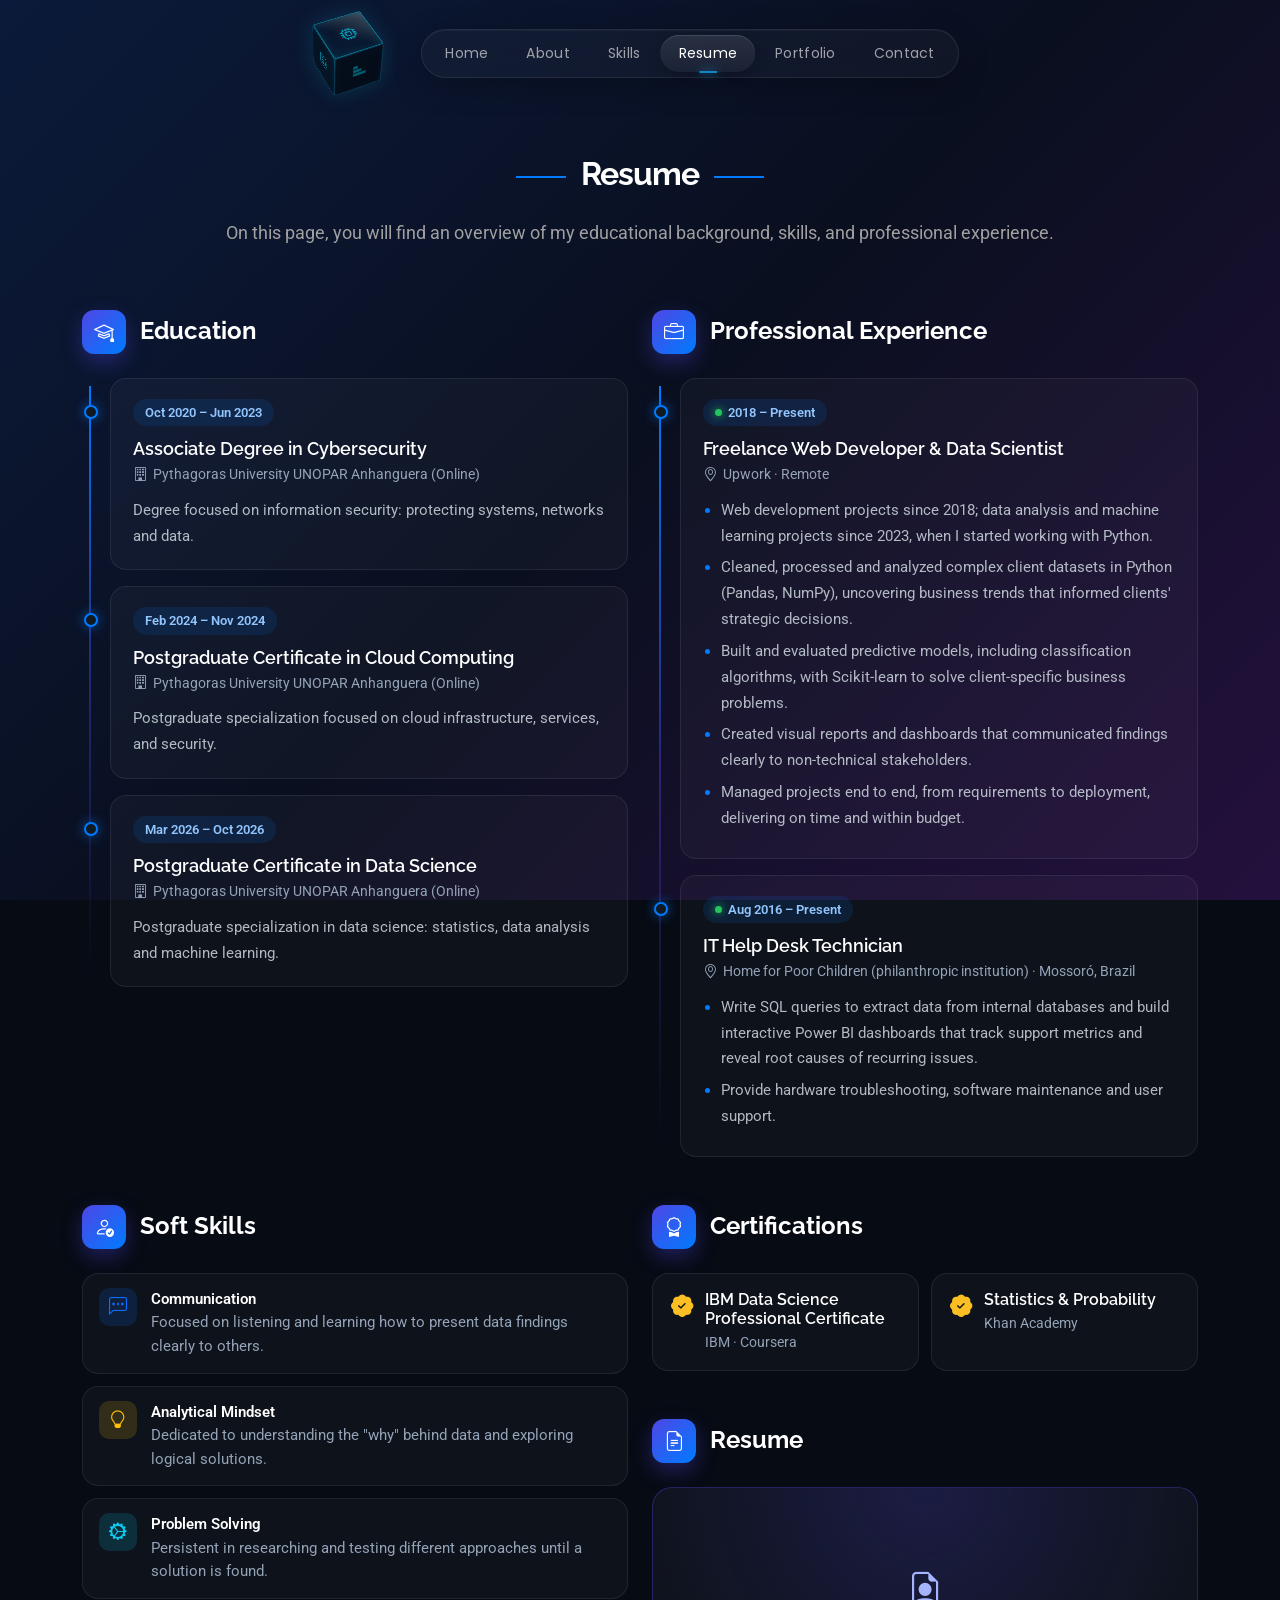
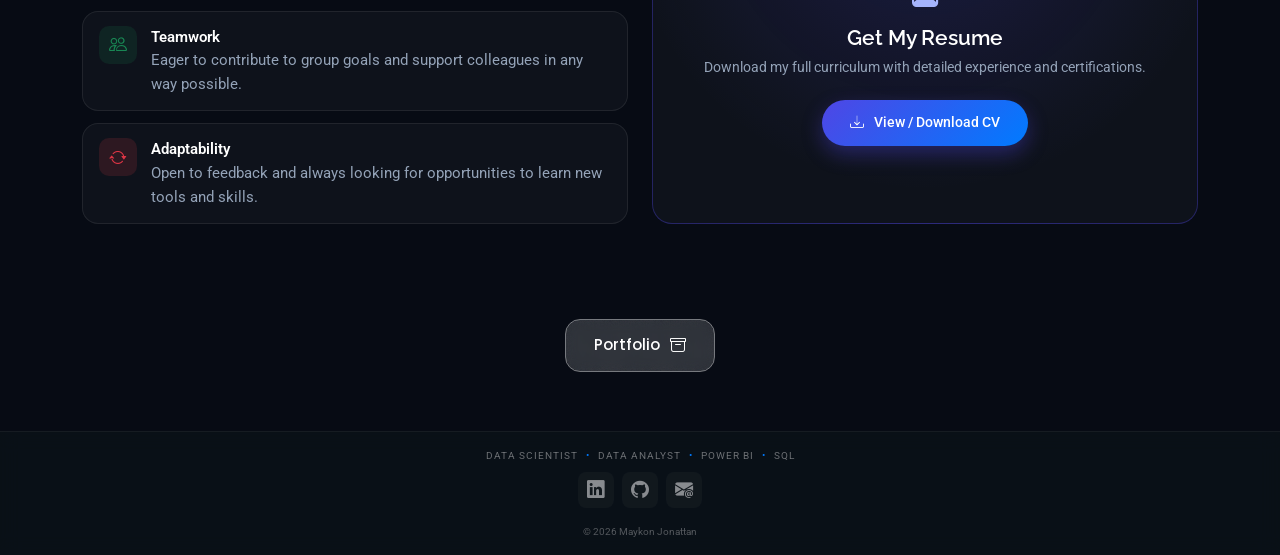
<file: resume.html>
<!DOCTYPE html>
<html lang="en">

<head>
  <meta charset="utf-8">
  <meta content="width=device-width, initial-scale=1.0" name="viewport">
  <title>Resume | Maykon Jonattan - Data Scientist</title>
  <meta name="description"
    content="Resume of Maykon Jonattan, Data Scientist and Data Analyst: education, certifications, experience and soft skills.">

  <!-- Link previews: what LinkedIn, WhatsApp, etc. show when this page is shared -->
  <meta property="og:type" content="website">
  <meta property="og:title" content="Resume | Maykon Jonattan - Data Scientist">
  <meta property="og:description" content="Resume of Maykon Jonattan, Data Scientist and Data Analyst: education, certifications, experience and soft skills.">
  <meta property="og:url" content="https://maykinvest.github.io/maykon-portfolio/resume.html">
  <link rel="canonical" href="https://maykinvest.github.io/maykon-portfolio/resume.html">
  <meta property="og:image" content="https://maykinvest.github.io/maykon-portfolio/assets/img/profile/profile-image.webp">
  <meta name="twitter:card" content="summary">

  <!-- Favicons -->
  <link href="assets/img/favicon.png" rel="icon">
  <link href="assets/img/apple-touch-icon.png" rel="apple-touch-icon">

  <!-- Fonts -->
  <link href="https://fonts.googleapis.com" rel="preconnect">
  <link href="https://fonts.gstatic.com" rel="preconnect" crossorigin>
  <link
    href="https://fonts.googleapis.com/css2?family=Roboto:ital,wght@0,400;0,500;0,700;1,400&family=Poppins:wght@400;500&family=Raleway:wght@400;500;600;700;800&display=swap"
    rel="stylesheet">

  <!-- Vendor CSS Files -->
  <link href="assets/vendor/bootstrap/css/bootstrap.min.css" rel="stylesheet">
  <link href="assets/vendor/bootstrap-icons/bootstrap-icons.css" rel="stylesheet">
  <link href="assets/vendor/aos/aos.css" rel="stylesheet">

  <!-- Main CSS File -->
  <link href="assets/css/main.css" rel="stylesheet">
</head>

<body>

  <!-- Header -->
  <header id="header" class="header d-flex align-items-center sticky-top">
    <div class="container-fluid container-xl position-relative d-flex align-items-center justify-content-center gap-5">

      <a href="index.html" class="d-flex align-items-center" aria-label="Home">
        <div class="cube-scene">
          <div class="cube">
            <div class="cube-core"></div>

            <div class="cube-face face-front"><i class="bi bi-bar-chart-fill"></i></div>
            <div class="cube-face face-back"><i class="bi bi-code-slash"></i></div>
            <div class="cube-face face-right"><i class="bi bi-database-fill-lock"></i></div>
            <div class="cube-face face-left"><i class="bi bi-cpu"></i></div>
            <div class="cube-face face-top"><i class="bi bi-graph-up-arrow"></i></div>
            <div class="cube-face face-bottom"><i class="bi bi-clipboard-data"></i></div>
          </div>
        </div>
      </a>

      <nav id="navmenu" class="navmenu">
        <ul>
          <li><a href="index.html">Home</a></li>
          <li><a href="about.html">About</a></li>
          <li><a href="skills.html">Skills</a></li>
          <li><a href="resume.html" class="active">Resume</a></li>
          <li><a href="portfolio.html">Portfolio</a></li>
          <li><a href="contact.html">Contact</a></li>
        </ul>
        <button type="button" class="menu-btn d-xl-none" aria-label="Open menu" aria-expanded="false" aria-controls="navmenu"><span></span><span></span></button>
      </nav>

    </div>
  </header>

  <main class="main">

    <!-- Resume Section -->
    <section id="resume" class="resume section">

      <!-- Section Title -->
      <div class="container section-title" data-aos="fade-up">
        <h1>Resume</h1>
        <p>On this page, you will find an overview of my educational background, skills, and professional experience.
        </p>
      </div>

      <div class="container" data-aos="fade-up" data-aos-delay="100">

        <div class="row">
          <div class="col-lg-6">
            <!-- Education -->
            <div class="resume-item" data-aos="fade-up">
              <h2 class="resume-title"><i class="bi bi-mortarboard"></i> Education</h2>

              <div class="resume-timeline">
                <article class="resume-card">
                  <span class="resume-date">Oct 2020 – Jun 2023</span>
                  <h3>Associate Degree in Cybersecurity</h3>
                  <p class="org"><i class="bi bi-building"></i> Pythagoras University UNOPAR Anhanguera (Online)</p>
                  <p>Degree focused on information security: protecting systems, networks and data.</p>
                </article>

                <article class="resume-card">
                  <span class="resume-date">Feb 2024 – Nov 2024</span>
                  <h3>Postgraduate Certificate in Cloud Computing</h3>
                  <p class="org"><i class="bi bi-building"></i> Pythagoras University UNOPAR Anhanguera (Online)</p>
                  <p>Postgraduate specialization focused on cloud infrastructure, services, and security.</p>
                </article>

                <article class="resume-card">
                  <span class="resume-date">Mar 2026 – Oct 2026</span>
                  <h3>Postgraduate Certificate in Data Science</h3>
                  <p class="org"><i class="bi bi-building"></i> Pythagoras University UNOPAR Anhanguera (Online)</p>
                  <p>Postgraduate specialization in data science: statistics, data analysis and machine learning.</p>
                </article>
              </div>
            </div>
          </div>

          <div class="col-lg-6">
            <!-- Experience ("now" marks a current job) -->
            <div class="resume-item" data-aos="fade-up" data-aos-delay="100">
              <h2 class="resume-title"><i class="bi bi-briefcase"></i> Professional Experience</h2>

              <div class="resume-timeline">
                <article class="resume-card">
                  <span class="resume-date now">2018 – Present</span>
                  <h3>Freelance Web Developer &amp; Data Scientist</h3>
                  <p class="org"><i class="bi bi-geo-alt"></i> Upwork · Remote</p>
                  <ul>
                    <li>Web development projects since 2018; data analysis and machine learning projects since 2023,
                      when I started working with Python.</li>
                    <li>Cleaned, processed and analyzed complex client datasets in Python (Pandas, NumPy), uncovering
                      business trends that informed clients' strategic decisions.</li>
                    <li>Built and evaluated predictive models, including classification algorithms, with Scikit-learn
                      to solve client-specific business problems.</li>
                    <li>Created visual reports and dashboards that communicated findings clearly to non-technical
                      stakeholders.</li>
                    <li>Managed projects end to end, from requirements to deployment, delivering on time and within
                      budget.</li>
                  </ul>
                </article>

                <article class="resume-card">
                  <span class="resume-date now">Aug 2016 – Present</span>
                  <h3>IT Help Desk Technician</h3>
                  <p class="org"><i class="bi bi-geo-alt"></i> Home for Poor Children (philanthropic institution) · Mossoró, Brazil</p>
                  <ul>
                    <li>Write SQL queries to extract data from internal databases and build interactive Power BI
                      dashboards that track support metrics and reveal root causes of recurring issues.</li>
                    <li>Provide hardware troubleshooting, software maintenance and user support.</li>
                  </ul>
                </article>
              </div>
            </div>
          </div>

          <div class="col-lg-6 d-flex flex-column">
            <!-- Soft skills (each icon takes its own color) -->
            <div class="resume-item resume-fill" data-aos="fade-up">
              <h2 class="resume-title"><i class="bi bi-person-check"></i> Soft Skills</h2>

              <ul class="soft-skills">
                <li>
                  <i class="bi bi-chat-left-dots text-primary"></i>
                  <span><strong>Communication</strong> Focused on listening and learning how to present data findings
                    clearly to others.</span>
                </li>
                <li>
                  <i class="bi bi-lightbulb text-warning"></i>
                  <span><strong>Analytical Mindset</strong> Dedicated to understanding the "why" behind data and
                    exploring logical solutions.</span>
                </li>
                <li>
                  <i class="bi bi-gear-wide-connected text-info"></i>
                  <span><strong>Problem Solving</strong> Persistent in researching and testing different approaches
                    until a solution is found.</span>
                </li>
                <li>
                  <i class="bi bi-people text-success"></i>
                  <span><strong>Teamwork</strong> Eager to contribute to group goals and support colleagues in any
                    way possible.</span>
                </li>
                <li>
                  <i class="bi bi-arrow-repeat text-danger"></i>
                  <span><strong>Adaptability</strong> Open to feedback and always looking for opportunities to learn
                    new tools and skills.</span>
                </li>
              </ul>
            </div>
          </div>

          <div class="col-lg-6 d-flex flex-column">
            <!-- Certifications -->
            <div class="resume-item" data-aos="fade-up" data-aos-delay="100">
              <h2 class="resume-title"><i class="bi bi-award"></i> Certifications</h2>

              <div class="certs">
                <article class="cert">
                  <i class="bi bi-patch-check-fill"></i>
                  <div>
                    <h3>IBM Data Science Professional Certificate</h3>
                    <p class="org">IBM · Coursera</p>
                  </div>
                </article>

                <article class="cert">
                  <i class="bi bi-patch-check-fill"></i>
                  <div>
                    <h3>Statistics &amp; Probability</h3>
                    <p class="org">Khan Academy</p>
                  </div>
                </article>
              </div>
            </div>

            <!-- Resume download -->
            <div class="resume-item resume-fill" data-aos="fade-up" data-aos-delay="100">
              <h2 class="resume-title"><i class="bi bi-file-earmark-text"></i> Resume</h2>

              <div class="cv">
                <i class="bi bi-file-earmark-person cv-icon"></i>
                <h3>Get My Resume</h3>
                <p class="cv-text">Download my full curriculum with detailed experience and certifications.</p>

                <a href="assets/files/Maykon_Resume.pdf" target="_blank" rel="noopener" class="cv-btn">
                  <i class="bi bi-download"></i>View / Download CV
                </a>
              </div>
            </div>
          </div>
        </div>

        <!-- Button to the next page -->
        <div class="row mt-5">
          <div class="col-12 d-flex gap-3 flex-wrap justify-content-center" data-aos="fade-up">
            <a href="portfolio.html" class="btn-next"><span>Portfolio <i class="bi bi-archive"></i></span></a>
          </div>
        </div>

      </div>

    </section>

  </main>

  <!-- Footer -->
  <footer id="footer" class="site-footer">
    <div class="container">
      <div class="d-flex flex-column align-items-center py-3">

        <p class="footer-roles mb-2">
          Data Scientist <span class="dot">•</span> Data Analyst <span class="dot">•</span> Power BI <span
            class="dot">•</span> SQL
        </p>

        <!-- Social links -->
        <div class="d-flex gap-2 mb-3">
          <a href="https://www.linkedin.com/in/maykon-oliveira-maykinvest/" target="_blank" rel="noopener"
            class="footer-icon linkedin" title="LinkedIn" aria-label="LinkedIn">
            <i class="bi bi-linkedin"></i>
          </a>
          <a href="https://github.com/MaykInvest" target="_blank" rel="noopener" class="footer-icon github" title="GitHub" aria-label="GitHub">
            <i class="bi bi-github"></i>
          </a>
          <a href="contact.html" class="footer-icon email" title="Email" aria-label="Contact by email">
            <i class="bi bi-envelope-at-fill"></i>
          </a>
        </div>

        <div class="footer-legal">
          <span>© 2026 Maykon Jonattan</span>
        </div>

      </div>
    </div>
  </footer>

  <!-- Scroll Top -->
  <a href="#" id="scroll-top" class="scroll-top d-flex align-items-center justify-content-center"
    aria-label="Scroll to top"><i class="bi bi-arrow-up-short"></i></a>

  <!-- Vendor JS Files -->
  <script src="assets/vendor/aos/aos.js"></script>

  <!-- Main JS File -->
  <script src="assets/js/main.js"></script>

</body>

</html>
</file>
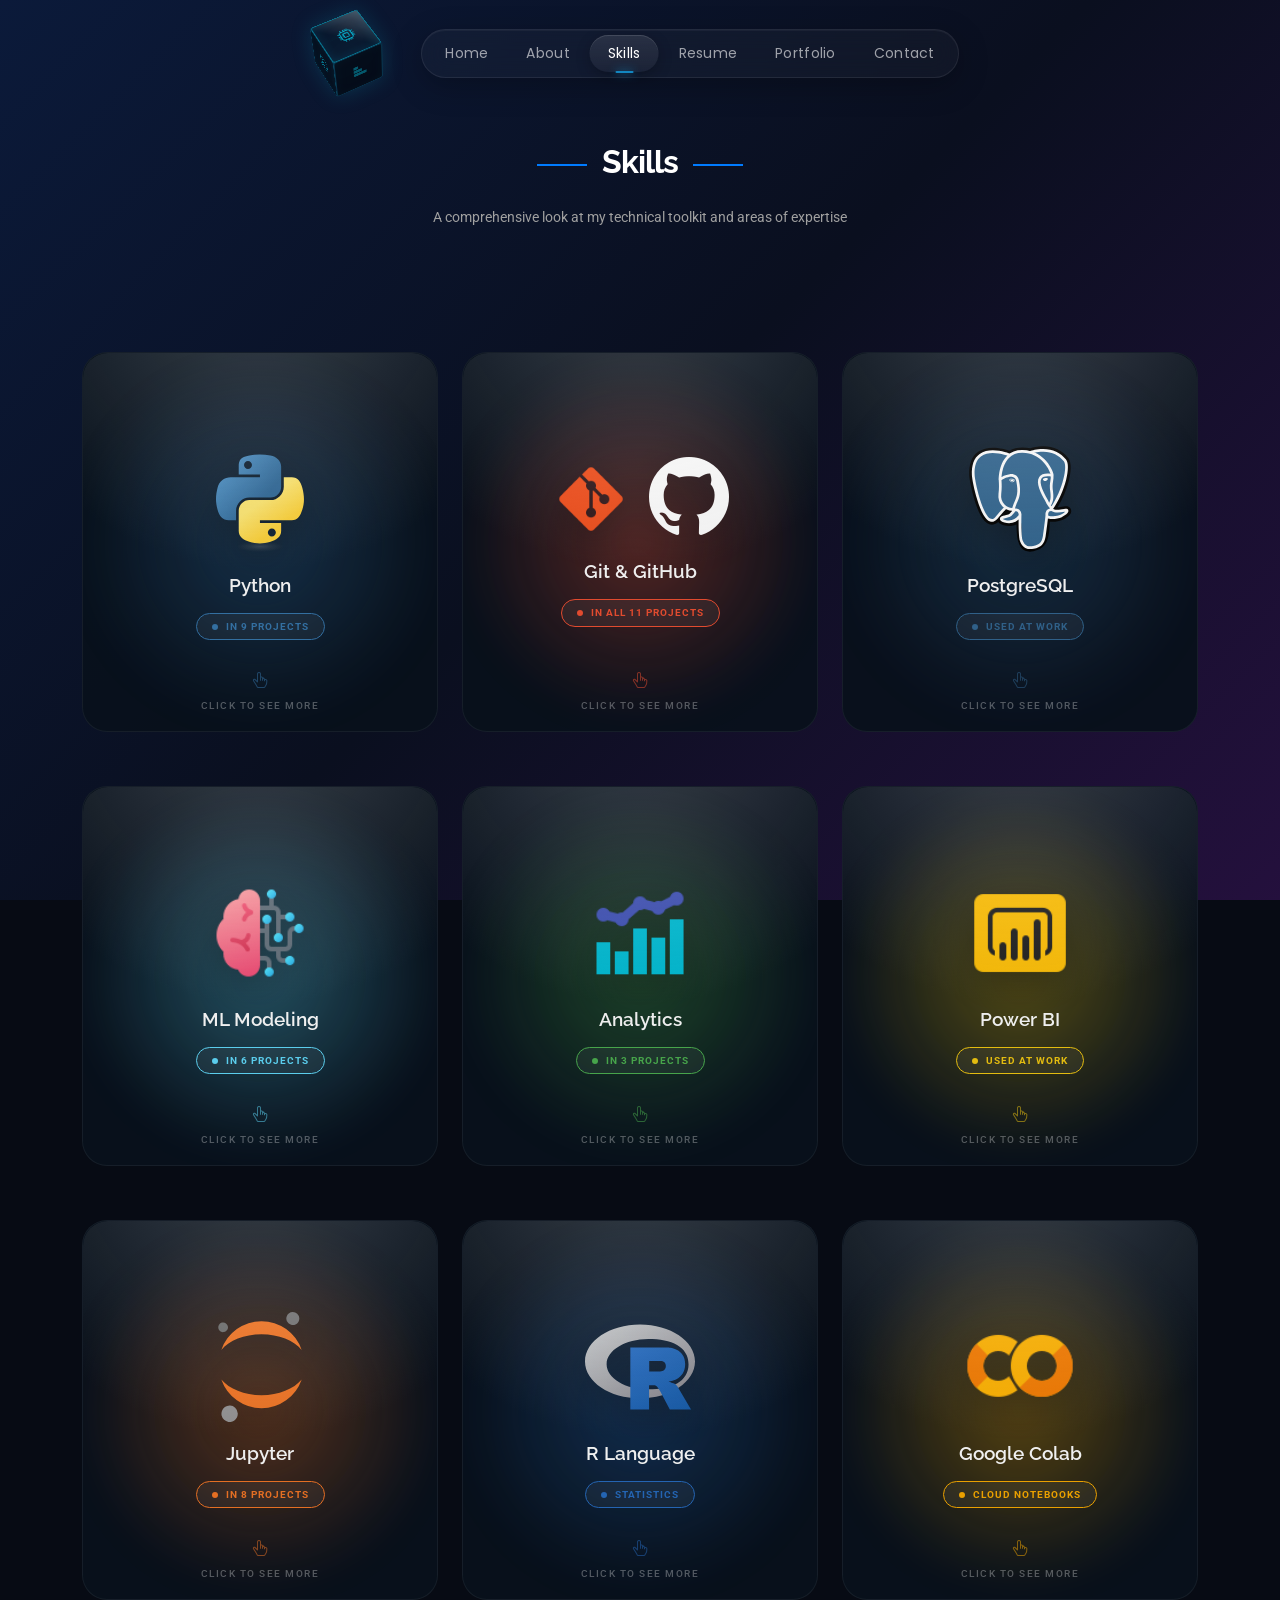
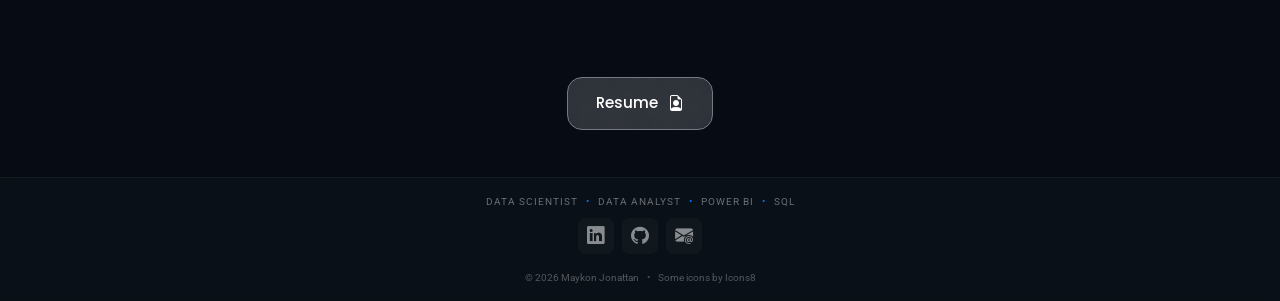
<file: skills.html>
<!DOCTYPE html>
<html lang="en">

<head>
  <meta charset="utf-8">
  <meta content="width=device-width, initial-scale=1.0" name="viewport">

  <title>Skills | Maykon Jonattan - Data Scientist</title>
  <meta name="description"
    content="Explore the technical skills and technologies used by Maykon Jonattan, a Data Scientist specializing in Python, Machine Learning, and Data Analytics.">
  <meta name="keywords" content="Data Science, Python, Machine Learning, SQL, Power BI, Data Analyst, Maykon Jonattan">

  <!-- Link previews: what LinkedIn, WhatsApp, etc. show when this page is shared -->
  <meta property="og:type" content="website">
  <meta property="og:title" content="Skills | Maykon Jonattan - Data Scientist">
  <meta property="og:description"
    content="Explore the technical skills and technologies used by Maykon Jonattan, a Data Scientist specializing in Python, Machine Learning, and Data Analytics.">
  <meta property="og:url" content="https://maykinvest.github.io/maykon-portfolio/skills.html">
  <link rel="canonical" href="https://maykinvest.github.io/maykon-portfolio/skills.html">
  <meta property="og:image"
    content="https://maykinvest.github.io/maykon-portfolio/assets/img/profile/profile-image.webp">
  <meta name="twitter:card" content="summary">

  <!-- Favicons -->
  <link href="assets/img/favicon.png" rel="icon">
  <link href="assets/img/apple-touch-icon.png" rel="apple-touch-icon">

  <!-- Fonts -->
  <link rel="preconnect" href="https://fonts.googleapis.com">
  <link rel="preconnect" href="https://fonts.gstatic.com" crossorigin>
  <link
    href="https://fonts.googleapis.com/css2?family=Roboto:ital,wght@0,400;0,500;0,700;1,400&family=Poppins:wght@400;500&family=Raleway:wght@400;500;600;700;800&display=swap"
    rel="stylesheet">

  <!-- Vendor CSS Files -->
  <link href="assets/vendor/bootstrap/css/bootstrap.min.css" rel="stylesheet">
  <link href="assets/vendor/bootstrap-icons/bootstrap-icons.css" rel="stylesheet">
  <link href="assets/vendor/aos/aos.css" rel="stylesheet">

  <!-- Main CSS File -->
  <link href="assets/css/main.css" rel="stylesheet">

</head>

<body>

  <!-- Header -->
  <header id="header" class="header d-flex align-items-center sticky-top">
    <div class="container-fluid container-xl position-relative d-flex align-items-center justify-content-center gap-5">

      <a href="index.html" class="d-flex align-items-center" aria-label="Home">
        <div class="cube-scene">
          <div class="cube">
            <div class="cube-core"></div>

            <div class="cube-face face-front"><i class="bi bi-bar-chart-fill"></i></div>
            <div class="cube-face face-back"><i class="bi bi-code-slash"></i></div>
            <div class="cube-face face-right"><i class="bi bi-database-fill-lock"></i></div>
            <div class="cube-face face-left"><i class="bi bi-cpu"></i></div>
            <div class="cube-face face-top"><i class="bi bi-graph-up-arrow"></i></div>
            <div class="cube-face face-bottom"><i class="bi bi-clipboard-data"></i></div>
          </div>
        </div>
      </a>

      <nav id="navmenu" class="navmenu">
        <ul>
          <li><a href="index.html">Home</a></li>
          <li><a href="about.html">About</a></li>
          <li><a href="skills.html" class="active">Skills</a></li>
          <li><a href="resume.html">Resume</a></li>
          <li><a href="portfolio.html">Portfolio</a></li>
          <li><a href="contact.html">Contact</a></li>
        </ul>
        <button type="button" class="menu-btn d-xl-none" aria-label="Open menu" aria-expanded="false" aria-controls="navmenu"><span></span><span></span></button>
      </nav>

    </div>
  </header>

  <main class="main">
    <section id="skills" class="skills section py-5">

      <!-- Section Title -->
      <div class="container section-title" data-aos="fade-up">
        <h1>Skills</h1>
        <p>A comprehensive look at my technical toolkit and areas of expertise</p>
      </div>

      <!-- Detailed Skills (3D Cards) -->
      <div class="container my-5">
        <div class="row g-4 justify-content-center">

          <!-- Python Card -->
          <div class="col-12 col-md-6 col-lg-4" data-aos="zoom-in" style="--card-color: #3776AB;">
            <div class="skill-card">
              <div class="skill-card-inner">
                <div class="skill-front">
                  <div class="skill-main">
                    <img src="assets/img/logos/python.svg" width="96" height="96"
                      alt="Python" class="skill-logo">
                    <h2>Python</h2>
                    <div class="skill-level"><span class="level-dot"></span>In 9 projects</div>
                  </div>
                  <div class="flip-hint">
                    <i class="bi bi-hand-index-thumb flip-hint-icon"></i>
                    <span class="flip-hint-text">Click to see more</span>
                  </div>
                </div>
                <div class="skill-back">
                  <div>
                    <h3 class="skill-back-title mb-4">Python Stack</h3>
                    <div>
                      <p>Libraries</p>
                      <div class="skill-tags">
                        <span>PySpark</span>
                        <span>Pandas</span>
                        <span>NumPy</span>
                        <span>Matplotlib</span>
                        <span>Seaborn</span>
                        <span>Folium</span>
                        <span>StatsModels</span>
                        <span>Scikit-Learn</span>
                      </div>
                    </div>
                    <div class="mt-4">
                      <p>Expertise</p>
                      <ul class="skill-list">
                        <li><i class="bi bi-graph-up-arrow"></i>EDA & Data Cleaning</li>
                        <li><i class="bi bi-sliders"></i>Feature Engineering</li>
                        <li><i class="bi bi-activity"></i>Statistical Analysis</li>
                      </ul>

                    </div>
                  </div>
                  <p class="mt-3 small flip-back-hint"><i class="bi bi-arrow-counterclockwise"></i> Click to flip back
                  </p>
                </div>
              </div>
            </div>
          </div>

          <!-- Git & GitHub Card -->
          <div class="col-12 col-md-6 col-lg-4" data-aos="zoom-in" style="--card-color: #F05032;">
            <div class="skill-card">
              <div class="skill-card-inner">
                <div class="skill-front">
                  <div class="skill-main">
                    <!-- Two logos side by side: Git + GitHub (GitHub's logo is black, so it uses the white Bootstrap icon) -->
                    <div class="skill-logo-pair">
                      <img src="assets/img/logos/git.png" width="96" height="96" alt="Git" class="skill-logo">
                      <i class="bi bi-github skill-logo-icon" role="img" aria-label="GitHub"></i>
                    </div>
                    <h2>Git &amp; GitHub</h2>
                    <div class="skill-level"><span class="level-dot"></span>In all 11 projects</div>
                  </div>
                  <div class="flip-hint">
                    <i class="bi bi-hand-index-thumb flip-hint-icon"></i>
                    <span class="flip-hint-text">Click to see more</span>
                  </div>
                </div>
                <div class="skill-back">
                  <div>
                    <h3 class="skill-back-title mb-4">Version Control</h3>
                    <div>
                      <p>Tools</p>
                      <div class="skill-tags"><span>Git Bash</span><span>Branching</span><span>Merging</span><span>Pull
                          Requests</span><span>GitHub Pages</span></div>
                    </div>
                    <div class="mt-4">
                      <p>Expertise</p>
                      <ul class="skill-list">
                        <li><i class="bi bi-git"></i> Version Tracking</li>
                        <li><i class="bi bi-people-fill"></i> Collaboration</li>
                        <li><i class="bi bi-exclamation-triangle-fill"></i> Conflict Resolution</li>
                      </ul>
                    </div>
                  </div>
                  <p class="mt-3 small flip-back-hint"><i class="bi bi-arrow-counterclockwise"></i> Click to flip back
                  </p>
                </div>
              </div>
            </div>
          </div>

          <!-- PostgreSQL Card -->
          <div class="col-12 col-md-6 col-lg-4" data-aos="zoom-in" style="--card-color: #336791;">
            <div class="skill-card">
              <div class="skill-card-inner">

                <!-- CARD FRONT -->
                <div class="skill-front">
                  <div class="skill-main">
                    <img src="assets/img/logos/postgresql.svg" width="96" height="96"
                      alt="PostgreSQL" class="skill-logo">
                    <h2>PostgreSQL</h2>
                    <div class="skill-level"><span class="level-dot"></span>Used at work</div>
                  </div>
                  <div class="flip-hint">
                    <i class="bi bi-hand-index-thumb flip-hint-icon"></i>
                    <span class="flip-hint-text">Click to see more</span>
                  </div>
                </div>

                <!-- CARD BACK -->
                <div class="skill-back">
                  <div>
                    <h3 class="skill-back-title mb-4">Relational Database</h3>

                    <!-- Tools & Client Tags -->
                    <div>
                      <p>Tools & RDBMS</p>
                      <div class="skill-tags">
                        <span>PostgreSQL</span>
                        <span>pgAdmin 4</span>
                        <span>DBeaver</span>
                      </div>
                    </div>

                    <!-- Expertise List -->
                    <div class="mt-4">
                      <p>Expertise</p>
                      <ul class="skill-list">
                        <li><i class="bi bi-diagram-3"></i> Complex Joins & CTEs</li>
                        <li><i class="bi bi-funnel"></i> Data Filtering & Indexing</li>
                        <li><i class="bi bi-calculator"></i> Aggregations & Subqueries</li>
                        <li><i class="bi bi-table"></i> Schema & Table Relationships</li>
                      </ul>
                    </div>
                  </div>
                  <p class="mt-3 small flip-back-hint"><i class="bi bi-arrow-counterclockwise"></i> Click to flip back
                  </p>
                </div>

              </div>
            </div>
          </div>

          <!-- Machine Learning Card -->
          <div class="col-12 col-md-6 col-lg-4" data-aos="zoom-in" style="--card-color: #61DAFB;">
            <div class="skill-card">
              <div class="skill-card-inner">
                <div class="skill-front">
                  <div class="skill-main">
                    <img src="assets/img/logos/machine-learning.png" width="96" height="96" alt="ML"
                      class="skill-logo">
                    <h2>ML Modeling</h2>
                    <div class="skill-level"><span class="level-dot"></span>In 6 projects</div>
                  </div>
                  <div class="flip-hint">
                    <i class="bi bi-hand-index-thumb flip-hint-icon"></i>
                    <span class="flip-hint-text">Click to see more</span>
                  </div>
                </div>
                <div class="skill-back">
                  <div>
                    <h3 class="skill-back-title mb-4">AI Expertise</h3>
                    <div>
                      <p>Algorithms</p>
                      <div class="skill-tags"><span>XGBoost</span><span>LightGBM</span><span>Random
                          Forest</span><span>K-Means</span><span>Linear Reg</span><span>SHAP</span></div>
                    </div>
                    <div class="mt-4">
                      <p>Workflows</p>
                      <ul class="skill-list">
                        <li><i class="bi bi-check-circle"></i> Model Evaluation</li>
                        <li><i class="bi bi-gear-wide-connected"></i> Hyperparameter Tuning</li>
                        <li><i class="bi bi-box-arrow-in-right"></i> Deployment Ready</li>
                      </ul>
                    </div>
                  </div>
                  <p class="mt-3 small flip-back-hint"><i class="bi bi-arrow-counterclockwise"></i> Click to flip back
                  </p>
                </div>
              </div>
            </div>
          </div>

          <!-- Data Analytics Card -->
          <div class="col-12 col-md-6 col-lg-4" data-aos="zoom-in" style="--card-color: #4CAF50;">
            <div class="skill-card">
              <div class="skill-card-inner">
                <div class="skill-front">
                  <div class="skill-main">
                    <img src="assets/img/logos/analytics-color.png" width="96" height="96" alt="Analytics" class="skill-logo">
                    <h2>Analytics</h2>
                    <div class="skill-level"><span class="level-dot"></span>In 3 projects</div>
                  </div>
                  <div class="flip-hint">
                    <i class="bi bi-hand-index-thumb flip-hint-icon"></i>
                    <span class="flip-hint-text">Click to see more</span>
                  </div>
                </div>
                <div class="skill-back">
                  <div>
                    <h3 class="skill-back-title mb-4">Insights & Strategy</h3>
                    <div>
                      <p>Focus</p>
                      <div class="skill-tags">
                        <span>EDA</span><span>Statistics</span><span>Storytelling</span><span>Cleaning</span>
                      </div>
                    </div>
                    <div class="mt-4">
                      <p>Deliverables</p>
                      <ul class="skill-list">
                        <li><i class="bi bi-search"></i> Exploratory Analysis</li>
                        <li><i class="bi bi-pie-chart-fill"></i> Statistical Insights</li>
                        <li><i class="bi bi-file-earmark-bar-graph"></i> Reporting</li>
                      </ul>
                    </div>
                  </div>
                  <p class="mt-3 small flip-back-hint"><i class="bi bi-arrow-counterclockwise"></i> Click to flip back
                  </p>
                </div>
              </div>
            </div>
          </div>

          <!-- Power BI Card -->
          <div class="col-12 col-md-6 col-lg-4" data-aos="zoom-in" style="--card-color: #F2C811;">
            <div class="skill-card">
              <div class="skill-card-inner">
                <div class="skill-front">
                  <div class="skill-main">
                    <img src="assets/img/logos/power-bi.png" width="96" height="96" alt="Power BI" class="skill-logo">
                    <h2>Power BI</h2>
                    <div class="skill-level"><span class="level-dot"></span>Used at work</div>
                  </div>
                  <div class="flip-hint">
                    <i class="bi bi-hand-index-thumb flip-hint-icon"></i>
                    <span class="flip-hint-text">Click to see more</span>
                  </div>
                </div>
                <div class="skill-back">
                  <div>
                    <h3 class="skill-back-title mb-4">Data Visualization</h3>

                    <div>
                      <p>Capabilities</p>
                      <div class="skill-tags">
                        <span>DAX</span>
                        <span>Power Query & ETL</span>
                        <span>Data Modeling (Relationships)</span>
                        <span>Report Building</span>
                      </div>
                    </div>
                    <div class="mt-4">
                      <p>Expertise</p>
                      <ul class="skill-list">
                        <li><i class="bi bi-kanban"></i> Dashboard Creation</li>
                        <li><i class="bi bi-database-fill-up"></i> Data Integration (Multiple Sources)</li>
                        <li><i class="bi bi-lightbulb"></i> Business Insights (Reporting)</li>
                      </ul>
                    </div>
                  </div>
                  <p class="mt-3 small flip-back-hint"><i class="bi bi-arrow-counterclockwise"></i> Click to flip back
                  </p>
                </div>
              </div>
            </div>
          </div>

          <!-- Jupyter Notebook Card -->
          <div class="col-12 col-md-6 col-lg-4" data-aos="zoom-in" style="--card-color: #F37626;">
            <div class="skill-card">
              <div class="skill-card-inner">
                <div class="skill-front">
                  <div class="skill-main">
                    <img src="assets/img/logos/jupyter.svg" width="96" height="96"
                      alt="Jupyter" class="skill-logo">
                    <h2>Jupyter</h2>
                    <div class="skill-level"><span class="level-dot"></span>In 8 projects</div>
                  </div>
                  <div class="flip-hint">
                    <i class="bi bi-hand-index-thumb flip-hint-icon"></i>
                    <span class="flip-hint-text">Click to see more</span>
                  </div>
                </div>
                <div class="skill-back">
                  <div>
                    <h3 class="skill-back-title mb-4">Interactive Analysis</h3>
                    <div>
                      <p>Environment</p>
                      <div class="skill-tags">
                        <span>IPython</span><span>Notebooks</span><span>Markdown</span><span>Widgets</span>
                      </div>
                    </div>
                    <div class="mt-4">
                      <p>Workflows</p>
                      <ul class="skill-list">
                        <li><i class="bi bi-journal-code"></i> Reproducible Research</li>
                        <li><i class="bi bi-eye"></i> Visual Data Exploration</li>
                        <li><i class="bi bi-file-earmark-pdf"></i> Technical Reporting</li>
                      </ul>
                    </div>
                  </div>
                  <p class="mt-3 small flip-back-hint"><i class="bi bi-arrow-counterclockwise"></i> Click to flip back
                  </p>
                </div>
              </div>
            </div>
          </div>

          <!-- R Programming Card -->
          <div class="col-12 col-md-6 col-lg-4" data-aos="zoom-in" style="--card-color: #276BBE;">
            <div class="skill-card">
              <div class="skill-card-inner">
                <div class="skill-front">
                  <div class="skill-main">
                    <img src="assets/img/logos/r.svg" width="96" height="96" alt="R"
                      class="skill-logo">
                    <h2>R Language</h2>
                    <div class="skill-level"><span class="level-dot"></span>Statistics</div>
                  </div>
                  <div class="flip-hint">
                    <i class="bi bi-hand-index-thumb flip-hint-icon"></i>
                    <span class="flip-hint-text">Click to see more</span>
                  </div>
                </div>
                <div class="skill-back">
                  <div>
                    <h3 class="skill-back-title mb-4">Statistical Stack</h3>
                    <div>
                      <p>Ecosystem</p>
                      <div class="skill-tags">
                        <span>Tidyverse</span><span>ggplot2</span><span>dplyr</span><span>tidyr</span>
                      </div>
                    </div>
                    <div class="mt-4">
                      <p>Expertise</p>
                      <ul class="skill-list">
                        <li><i class="bi bi-clipboard-data"></i> Hypothesis Testing</li>
                        <li><i class="bi bi-palette"></i> Advanced Visualization</li>
                        <li><i class="bi bi-file-earmark-medical"></i> R Markdown Reports</li>
                      </ul>
                    </div>
                  </div>
                  <p class="mt-3 small flip-back-hint"><i class="bi bi-arrow-counterclockwise"></i> Click to flip back
                  </p>
                </div>
              </div>
            </div>
          </div>

          <!-- Google Colab Card -->
          <div class="col-12 col-md-6 col-lg-4" data-aos="zoom-in" style="--card-color: #F9AB00;">
            <div class="skill-card">
              <div class="skill-card-inner">
                <div class="skill-front">
                  <div class="skill-main">
                    <img src="assets/img/logos/google-colab.png" width="96" height="96" alt="Colab" class="skill-logo">
                    <h2>Google Colab</h2>
                    <div class="skill-level"><span class="level-dot"></span>Cloud notebooks</div>
                  </div>
                  <div class="flip-hint">
                    <i class="bi bi-hand-index-thumb flip-hint-icon"></i>
                    <span class="flip-hint-text">Click to see more</span>
                  </div>
                </div>
                <div class="skill-back">
                  <div>
                    <h3 class="skill-back-title mb-4">Cloud Computing</h3>
                    <div>
                      <p>Features</p>
                      <div class="skill-tags"><span>GPU</span><span>TPU</span><span>Drive Sync</span><span>Cloud
                          Kernels</span></div>
                    </div>
                    <div class="mt-4">
                      <p>Workflows</p>
                      <ul class="skill-list">
                        <li><i class="bi bi-cloud-check"></i> Cloud Execution</li>
                        <li><i class="bi bi-cpu-fill"></i> HPC</li>
                        <li><i class="bi bi-share-fill"></i> Collaboration</li>
                      </ul>
                    </div>
                  </div>
                  <p class="mt-3 small flip-back-hint"><i class="bi bi-arrow-counterclockwise"></i> Click to flip back
                  </p>
                </div>
              </div>
            </div>
          </div>

        </div>

      </div>

      <!-- CTA Section -->
      <div class="row mt-5">
        <div class="col-12 d-flex gap-3 flex-wrap justify-content-center" data-aos="fade-up">
          <a href="resume.html" class="btn-next"><span>Resume <i class="bi bi-file-earmark-person"></i></span></a>
        </div>
      </div>

    </section>
  </main>

  <!-- Footer -->
  <footer id="footer" class="site-footer">
    <div class="container">
      <div class="d-flex flex-column align-items-center py-3">

        <p class="footer-roles mb-2">
          Data Scientist <span class="dot">•</span> Data Analyst <span class="dot">•</span> Power BI <span
            class="dot">•</span> SQL
        </p>

        <!-- Social links -->
        <div class="d-flex gap-2 mb-3">
          <a href="https://www.linkedin.com/in/maykon-oliveira-maykinvest/" target="_blank" rel="noopener"
            class="footer-icon linkedin" title="LinkedIn" aria-label="LinkedIn">
            <i class="bi bi-linkedin"></i>
          </a>
          <a href="https://github.com/MaykInvest" target="_blank" rel="noopener" class="footer-icon github" title="GitHub" aria-label="GitHub">
            <i class="bi bi-github"></i>
          </a>
          <a href="contact.html" class="footer-icon email" title="Email" aria-label="Contact by email">
            <i class="bi bi-envelope-at-fill"></i>
          </a>
        </div>

        <div class="footer-legal">
          <span>© 2026 Maykon Jonattan</span>
          <span class="dot">•</span>
          <span>Some icons by <a href="https://icons8.com" target="_blank" rel="noopener">Icons8</a></span>
        </div>

      </div>
    </div>
  </footer>

  <a href="#" id="scroll-top" class="scroll-top d-flex align-items-center justify-content-center"
    aria-label="Scroll to top"><i class="bi bi-arrow-up-short"></i></a>

  <!-- Vendor JS Files -->
  <script src="assets/vendor/aos/aos.js"></script>
  <script src="assets/js/main.js"></script>

</body>

</html>
</file>
<file: assets/css/main.css>
/*==============================================================
  MAYKON JONATTAN — PORTFOLIO STYLESHEET (main.css)
  Based on the BootstrapMade "FolioOne" template, heavily customized.

  TABLE OF CONTENTS  (search for the number, e.g. "# 3.2", to jump)

  1. SETTINGS
     1.1  Fonts
     1.2  Design tokens (all CSS variables)
     1.3  Color presets

  2. BASE
     2.1  Reset
     2.2  Page body & background (two-color gradient)
     2.3  Links & headings
     2.4  Sections & glass surfaces
     2.5  Section titles
     2.6  Keyboard focus
     2.7  Page transitions

  3. SHARED COMPONENTS (used on every page)
     3.1  Header
     3.2  3D cube logo
     3.3  Navigation – desktop (mobile menu: see 5.2)
     3.4  "Next page" button (.btn-next)
     3.5  Tags / pills
     3.6  Footer
     3.7  Scroll-to-top button
     3.8  Pop-up windows (<dialog>)

  4. PAGES
     4.1  Home      (index.html)
     4.2  About     (about.html)
     4.3  Skills    (skills.html)
     4.4  Resume    (resume.html)
     4.5  Portfolio (portfolio.html)
     4.6  Contact   (contact.html)

  5. MOBILE (every small-screen rule lives here)
     5.1  Shared (sections, titles)
     5.2  Navigation menu
     5.3  Home
     5.4  About
     5.5  Resume
     5.6  Contact
     5.7  Portfolio
==============================================================*/


/*==============================================================
  # 1. SETTINGS
==============================================================*/

/*--------------------------------------------------------------
  # 1.1 Fonts
  Roboto, Raleway and Poppins are loaded by the <link> tag in
  each HTML page. Monospace labels use the system monospace font.
--------------------------------------------------------------*/


/*--------------------------------------------------------------
  # 1.2 Design tokens
  Every CSS variable of the site lives here. Change a value once
  and it updates everywhere.
--------------------------------------------------------------*/
:root {
  /* Fonts */
  --default-font: "Roboto", system-ui, -apple-system, "Segoe UI", Roboto, "Helvetica Neue", Arial, "Noto Sans", "Liberation Sans", sans-serif, "Apple Color Emoji", "Segoe UI Emoji", "Segoe UI Symbol", "Noto Color Emoji";
  --heading-font: "Raleway", sans-serif;
  --nav-font: "Poppins", sans-serif;

  /* Global colors */
  --background-color: #101a20; /* page background */
  --default-color: #e7f2f7;    /* body text */
  --heading-color: #ffffff;    /* headings */
  --accent-color: #007bff;     /* brand blue: buttons, links, highlights */
  --surface-color: #14243f;    /* background of boxed elements (cards, badges) */
  --contrast-color: #ffffff;   /* text on top of accent-colored backgrounds */

  /* Text shades */
  --text-main: #ffffff;
  --text-muted: #a0a0a0;
  --text-primary: #f8fafc;
  --text-secondary: #94a3b8;

  /* Navigation menu */
  --nav-hover-color: #1387c1;  /* menu links on hover / active page */

  /* Neon accents */
  --neon-blue: #06b6d4;
  --neon-purple: #4f46e5;

  /* Glass effect */
  --glass-border: rgba(255, 255, 255, 0.1);

  /* Motion */

  /* 3D cube logo */
  --cube-size: 52px;
  --cube-half: calc(var(--cube-size) / 2);
  --cube-accent: #06b6d4;
  --cube-hover-accent: #4f46e5;
  --cube-glass-bg: rgba(10, 25, 47, 0.9);
  --cube-speed-normal: 12s;
  --cube-speed-fast: 3s;       /* spin speed on hover */
}


/*--------------------------------------------------------------
  # 1.3 Color presets
  Add .dark-background to a section to use these colors there.
--------------------------------------------------------------*/
.dark-background {
  --background-color: #0b1419;
  --default-color: #ffffff;
  --heading-color: #ffffff;
  --surface-color: #252525;
  --contrast-color: #ffffff;
}


/*==============================================================
  # 2. BASE
==============================================================*/

/*--------------------------------------------------------------
  # 2.1 Reset
--------------------------------------------------------------*/
* {
  box-sizing: border-box;
  margin: 0;
  padding: 0;
}

html {
  scroll-behavior: smooth;
}

/* Safety net: if the animation library (AOS) is blocked or fails to load,
   show everything instead of leaving it invisible. main.js adds .aos-on
   only when AOS really runs. */
html:not(.aos-on) [data-aos] {
  opacity: 1 !important;
  transform: none !important;
  transition: none !important;
}


/*--------------------------------------------------------------
  # 2.2 Page body & background (two-color gradient)
--------------------------------------------------------------*/
/* Full-height column so the footer always sits at the bottom */
body {
  color: var(--default-color);
  font-family: var(--default-font);
  background-color: #070b14;
  display: flex;
  flex-direction: column;
  min-height: 100vh;
  position: relative;
  overflow-x: hidden;
}

/* Two-color background: deep blue at the top-left fading into deep purple
   at the bottom-right, fixed behind everything */
body::before {
  content: "";
  position: fixed;
  inset: 0;
  z-index: -1;
  pointer-events: none;
  background: linear-gradient(135deg, #0b1a3a 0%, #0a0f1f 50%, #24103d 100%);
}

.main {
  flex: 1 0 auto;
}


/*--------------------------------------------------------------
  # 2.3 Links & headings
--------------------------------------------------------------*/
a {
  color: var(--accent-color);
  text-decoration: none;
  transition: 0.3s;
}

a:hover {
  color: color-mix(in srgb, var(--accent-color), transparent 25%);
}

h1, h2, h3, h4, h5, h6 {
  color: var(--heading-color);
  font-family: var(--heading-font);
}


/*--------------------------------------------------------------
  # 2.4 Sections & glass surfaces
--------------------------------------------------------------*/
/* Sections are transparent so the body glow shows through */
section,
.section {
  color: var(--default-color);
  background: transparent;
  padding: 60px 0;
  scroll-margin-top: 100px;
  overflow: clip;
}

/*--------------------------------------------------------------
  # 2.5 Section titles
  The big title + subtitle at the top of each page,
  with a small accent line on each side of the title.
--------------------------------------------------------------*/
.section-title {
  text-align: center;
  padding-bottom: 60px;
  position: relative;
}

.section-title h1 {
  font-size: 32px;
  font-weight: 700;
  line-height: 1.2;
  color: var(--text-main);
  margin-top: 0;
  margin-bottom: 1.5rem;
  letter-spacing: -1px;
  position: relative;
}

.section-title h1:before,
.section-title h1:after {
  content: "";
  width: 50px;
  height: 2px;
  background: var(--accent-color);
  display: inline-block;
  vertical-align: middle;
}

.section-title h1:before {
  margin-right: 15px;
}

.section-title h1:after {
  margin-left: 15px;
}


.section-title p {
  font-size: 1.125rem;
  line-height: 1.8;
  color: var(--text-muted);
  max-width: 900px;
  margin: 0 auto;
  text-wrap: balance;
}


/*--------------------------------------------------------------
  # 2.6 Keyboard focus
--------------------------------------------------------------*/

/* Visible outline when moving with the keyboard (Tab) */
.menu-btn:focus-visible,
.skill-card:focus-visible,
.preview-btn:focus-visible,
.preview-close:focus-visible,
.preview-link:focus-visible,
.toggle-btn:focus-visible,
.github-btn:focus-visible,
.copy-btn:focus-visible,
.footer-icon:focus-visible,
.submit-btn:focus-visible,
.social-btn:focus-visible,
.scroll-top:focus-visible {
  outline: 2px solid var(--accent-color, #1387c1);
  outline-offset: 3px;
}


/*--------------------------------------------------------------
  # 2.7 Page transitions
  A soft blur dissolve between pages. Leaving: main.js adds
  .page-leaving, the page blurs out of focus and fades, then the
  next one opens and comes into focus.
  Only the background gradient stays, so the change of page
  happens while everything else is invisible.
--------------------------------------------------------------*/
/* "backwards": once it ends, the animation lets go, so .page-leaving can take over */
.header,
.main,
.site-footer {
  animation: pageIn 0.6s cubic-bezier(0.2, 0.8, 0.2, 1) backwards;
}

@keyframes pageIn {
  from { opacity: 0; filter: blur(10px); }
}

.page-leaving .header,
.page-leaving .main,
.page-leaving .site-footer {
  opacity: 0;
  filter: blur(10px);
  transition: opacity 0.35s ease-in, filter 0.35s ease-in;
}

@media (prefers-reduced-motion: reduce) {
  .header,
  .main,
  .site-footer {
    animation: none;
  }
}


/*==============================================================
  # 3. SHARED COMPONENTS
==============================================================*/

/*--------------------------------------------------------------
  # 3.1 Header
--------------------------------------------------------------*/
.header {
  color: var(--default-color);
  background-color: transparent;
  /* Extra space on top: the spinning cube's corners and glow reach past its box */
  padding: 27px 0 15px;
  transition: background-color 0.4s, border-color 0.4s, backdrop-filter 0.4s;
  z-index: 997;
  border-bottom: 1px solid transparent;
}

/* Once the page is scrolled: dark frosted glass with a hairline at the bottom */
.scrolled .header {
  background-color: rgba(10, 15, 24, 0.7);
  -webkit-backdrop-filter: blur(14px);
  backdrop-filter: blur(14px);
  border-bottom-color: rgba(255, 255, 255, 0.06);
}


/*--------------------------------------------------------------
  # 3.2 3D cube logo
  The spinning cube next to the menu.
--------------------------------------------------------------*/
.cube-scene {
  width: var(--cube-size);
  height: var(--cube-size);
  perspective: 600px;
  display: flex;
  align-items: center;
  justify-content: center;
  filter: drop-shadow(0 0 10px rgba(6, 182, 212, 0.2));
  transition: filter 0.5s ease;
  cursor: pointer;
}

.cube {
  width: 100%;
  height: 100%;
  position: relative;
  transform-style: preserve-3d;

  animation: rotateDataCube var(--cube-speed-normal) infinite linear;
  will-change: transform;
}

/* Spins faster on hover */
.cube-scene:hover .cube {
  animation-duration: var(--cube-speed-fast);
}

/* main.js turns the cube itself (a path that never repeats): the CSS spin is the fallback */
.cube.js-driven {
  animation: none;
}

/* Glowing light in the middle of the cube */
.cube-core {
  position: absolute;
  width: 40%;
  height: 40%;
  top: 30%;
  left: 30%;
  background: var(--cube-accent);
  filter: blur(12px);
  opacity: 0.6;
  border-radius: 50%;
  transform: translateZ(0);
  animation: corePulse 3s ease-in-out infinite alternate;
}

@keyframes corePulse {
  from {
    transform: scale(0.8) translateZ(0);
    opacity: 0.4;
  }

  to {
    transform: scale(1.2) translateZ(0);
    opacity: 0.8;
  }
}

/* Solid faces: the back faces are hidden, like a real object.
   --light (0 to 1) is how much a face points at the light; main.js
   updates it while the cube turns, so faces brighten and darken. */
.cube-face {
  --light: 0.5;
  position: absolute;
  width: 100%;
  height: 100%;
  overflow: hidden;
  border-radius: 3px;
  background: var(--cube-glass-bg);
  border: 1px solid rgba(6, 182, 212, calc(0.2 + var(--light) * 0.5));
  display: flex;
  align-items: center;
  justify-content: center;
  color: var(--cube-accent);
  font-size: 1rem;
  backface-visibility: hidden;
  transition: border-color 0.4s, background 0.4s, transform 0.4s;
  box-shadow: inset 0 0 12px rgba(6, 182, 212, 0.15);
  transform: var(--face) translateZ(var(--cube-half));
}

/* Shading: faces turned away from the light get darker */
.cube-face::after {
  content: "";
  position: absolute;
  inset: 0;
  background: #02060d;
  opacity: calc((1 - var(--light)) * 0.65);
  pointer-events: none;
}

/* Shine: a soft reflection on faces that point at the light */
.cube-face::before {
  content: "";
  position: absolute;
  inset: 0;
  background: linear-gradient(135deg, rgba(255, 255, 255, 0.35), transparent 55%);
  opacity: calc(var(--light) * var(--light) * var(--light));
  pointer-events: none;
}

.cube-face i {
  position: relative;
  z-index: 1;
  opacity: calc(0.45 + var(--light) * 0.55);
}

/* Each face is turned to its side of the cube */
.face-front { --face: rotateY(0deg); }
.face-back { --face: rotateY(180deg); }
.face-right { --face: rotateY(90deg); }
.face-left { --face: rotateY(-90deg); }
.face-top { --face: rotateX(90deg); }
.face-bottom { --face: rotateX(-90deg); }


/* Fallback spin (no JavaScript); odd angles make it look less mechanical */
@keyframes rotateDataCube {
  0% {
    transform: rotateX(0deg) rotateY(0deg) rotateZ(0deg);
  }

  25% {
    transform: rotateX(107deg) rotateY(193deg) rotateZ(41deg);
  }

  50% {
    transform: rotateX(281deg) rotateY(-83deg) rotateZ(167deg);
  }

  75% {
    transform: rotateX(143deg) rotateY(317deg) rotateZ(-97deg);
  }

  100% {
    transform: rotateX(360deg) rotateY(720deg) rotateZ(360deg);
  }
}

/* Hover: purple glow */
.cube-scene:hover {
  filter: drop-shadow(0 0 25px rgba(79, 70, 229, 0.6));
}

.cube-scene:hover .cube-face {
  border-color: var(--cube-hover-accent);
  background: rgba(30, 27, 75, 0.92); /* solid, so the back faces stay hidden */
  box-shadow: inset 0 0 20px rgba(79, 70, 229, 0.5);
  /* Slightly bigger cube on hover */
  transform: scale(1.1) var(--face) translateZ(calc(var(--cube-half) * 1.1));
}

.cube-scene:hover .cube-core {
  background: var(--cube-hover-accent);
  filter: blur(20px);
  transform: scale(1.8);
  opacity: 1;
}


/*--------------------------------------------------------------
  # 3.3 Navigation – desktop (1200px and wider, mobile menu is in 5.2)
  A floating glass capsule. main.js adds a soft pill (.nav-indicator)
  that sits behind the current page and slides to the link under
  the mouse.
--------------------------------------------------------------*/
@media (min-width: 1200px) {
  .navmenu ul {
    position: relative;
    display: flex;
    align-items: center;
    gap: 2px;
    margin: 0;
    padding: 5px;
    list-style: none;
    border-radius: 50px;
    background: rgba(255, 255, 255, 0.03);
    border: 1px solid rgba(255, 255, 255, 0.08);
    -webkit-backdrop-filter: blur(12px);
    backdrop-filter: blur(12px);
    box-shadow: 0 8px 30px rgba(0, 0, 0, 0.25), inset 0 1px 0 rgba(255, 255, 255, 0.04);
  }

  .navmenu a {
    position: relative;
    z-index: 1; /* above the sliding pill */
    display: block;
    padding: 8px 18px;
    border-radius: 50px;
    font-family: var(--nav-font);
    font-size: 14px;
    letter-spacing: 0.02em;
    white-space: nowrap;
    color: rgba(255, 255, 255, 0.6);
    transition: color 0.3s;
  }

  .navmenu a:hover,
  .navmenu a:focus-visible,
  .navmenu .active {
    color: #fff;
  }

  /* Without JavaScript the current page still gets its pill */
  .navmenu:not(.has-indicator) .active {
    background: rgba(255, 255, 255, 0.08);
  }

  /* The sliding pill (created by main.js) */
  .nav-indicator {
    position: absolute;
    top: 5px;
    bottom: 5px;
    left: 0;
    width: 0;
    border-radius: 50px;
    background: linear-gradient(180deg, rgba(255, 255, 255, 0.1), rgba(255, 255, 255, 0.04));
    box-shadow: inset 0 1px 0 rgba(255, 255, 255, 0.12), 0 4px 14px rgba(0, 0, 0, 0.25);
    pointer-events: none;
    transition: transform 0.4s cubic-bezier(0.22, 1, 0.36, 1), width 0.4s cubic-bezier(0.22, 1, 0.36, 1), opacity 0.3s;
  }

  /* Small accent line under the pill */
  .nav-indicator::after {
    content: "";
    position: absolute;
    left: 50%;
    bottom: -1px;
    width: 18px;
    height: 2px;
    margin-left: -9px;
    border-radius: 2px;
    background: var(--nav-hover-color);
    box-shadow: 0 0 8px var(--nav-hover-color);
  }
}


/*--------------------------------------------------------------
  # 3.4 "Next page" button (.btn-next)
  Glassy button at the bottom of a page that leads to the next one.
  Inspired by "Glass Buttons" by Patrick Hill (Dribbble).

  Two layers:
  - ::after = white, almost transparent frosted glass
  - <span>  = the label; on hover it pops up in solid color
              (--btn-surface), while the glass shrinks and drifts away
              from the mouse (main.js sets --x-motion / --y-motion).
--------------------------------------------------------------*/
.btn-next {
  --btn-surface: hsl(197, 88%, 58%);
  --btn-text: hsl(200, 60%, 12%);
  --x-motion: 0px;
  --y-motion: 0px;

  position: relative;
  isolation: isolate; /* keeps the colored layer (z-index: -1) inside the button */
  display: inline-block;
  border-radius: 14px;
  font-family: var(--nav-font);
  font-size: 0.95rem;
  font-weight: 500;
  color: var(--btn-text);
  -webkit-tap-highlight-color: transparent;
}

.btn-next:hover,
.btn-next:focus {
  color: var(--btn-text);
}

/* Second color (e.g. the 404 page's second button) */
.btn-next.btn-next-amber {
  --btn-surface: hsl(41, 96%, 56%);
  --btn-text: hsl(30, 60%, 12%);
}

/* The label: see-through at rest; on hover it pops up in solid color */
.btn-next span {
  display: flex;
  align-items: center;
  gap: 0.6rem;
  padding: 0.85rem 1.75rem;
  border-radius: inherit;
  color: #fff;
  background-color: transparent;
  transition: background-color 200ms, color 200ms, box-shadow 200ms, translate 200ms;
}

/* Grain texture on the white glass */
.btn-next span::before {
  content: "";
  position: absolute;
  inset: 0;
  z-index: -1;
  border-radius: inherit;
  background-image: url("data:image/svg+xml,%3Csvg viewBox='0 0 171 171' xmlns='http://www.w3.org/2000/svg'%3E%3Cfilter id='n'%3E%3CfeTurbulence type='fractalNoise' baseFrequency='3.74' numOctaves='2' stitchTiles='stitch'/%3E%3C/filter%3E%3Crect width='100%25' height='100%25' filter='url(%23n)'/%3E%3C/svg%3E");
  opacity: 0.15;
  transition: opacity 200ms;
}

/* The bottom layer: white, almost transparent frosted glass */
.btn-next::after {
  content: "";
  position: absolute;
  inset: 0;
  z-index: -1;
  border-radius: inherit;
  background-color: hsl(0 0% 100% / 0.12);
  outline: 1px solid hsl(0 0% 100% / 0.45);
  -webkit-backdrop-filter: blur(6px);
  backdrop-filter: blur(6px);
  transition: scale 200ms, translate 200ms, transform 200ms;
}

.btn-next i {
  font-size: 1.05em;
  transition: transform 200ms;
}

/* Hover: the label pops up in solid color, the glass stays behind and
   drifts away from the mouse (main.js sets --x-motion / --y-motion).
   Only on devices with a real mouse, so it doesn't stick on phones. */
@media (hover: hover) {
  .btn-next:hover span {
    color: var(--btn-text);
    background-color: var(--btn-surface);
    box-shadow: 0 10px 24px color-mix(in srgb, var(--btn-surface), transparent 60%);
    translate: 0 -0.5rem;
  }

  .btn-next:hover span::before {
    opacity: 0;
  }

  .btn-next:hover::after {
    scale: 0.95;
    translate: 0 0.125rem;
    transform: translate(calc(var(--x-motion) * -0.1), calc(var(--y-motion) * -0.1));
  }

  .btn-next:hover i {
    transform: translateX(3px);
  }
}

.btn-next:focus-visible {
  outline: 2px solid #fff;
  outline-offset: 4px;
}

/* Pressed: solid color, pushed halfway down */
.btn-next:active span {
  color: var(--btn-text);
  background-color: var(--btn-surface);
  translate: 0 -0.25rem;
}

.btn-next:active::after {
  scale: 0.875;
  translate: 0 0.25rem;
}

/* No lifting or drifting for people who turn animations off */
@media (prefers-reduced-motion: reduce) {
  .btn-next span,
  .btn-next::after,
  .btn-next i {
    translate: none !important;
    transform: none !important;
    transition: none;
  }
}


/*--------------------------------------------------------------
  # 3.5 Tags / pills
  Small rounded labels (About timeline and Portfolio cards).
  Portfolio cards set their own colors with inline styles.
--------------------------------------------------------------*/
.tags {
  display: flex;
  flex-wrap: wrap;
  gap: 6px;
  margin-top: 1rem;
  margin-bottom: 16px;
}

.tag {
  display: inline-flex;
  align-items: center;
  gap: 4px;
  font-size: 10.5px;
  font-weight: 400;
  font-family: monospace;
  letter-spacing: 0.05em;
  padding: 3px 10px;
  border-radius: 50px;
  background: rgba(37, 99, 235, 0.15);
  border: 1px solid rgba(37, 99, 235, 0.35);
  color: #93c5fd;
}


/*--------------------------------------------------------------
  # 3.6 Footer
--------------------------------------------------------------*/
.site-footer {
  background: rgba(10, 17, 24, 0.9);
  backdrop-filter: blur(10px);
  border-top: 1px solid rgba(255, 255, 255, 0.05);
  margin-top: auto;
}

.footer-roles {
  font-size: 0.65rem;
  text-transform: uppercase;
  letter-spacing: 1px;
  color: rgba(255, 255, 255, 0.4);
  margin: 0;
}

.footer-roles .dot {
  color: var(--accent-color);
  margin: 0 5px;
}

.footer-icon {
  width: 36px;
  height: 36px;
  display: flex;
  align-items: center;
  justify-content: center;
  border-radius: 8px;
  background: rgba(255, 255, 255, 0.03);
  color: rgba(255, 255, 255, 0.5);
  font-size: 1.1rem;
  transition: all 0.3s cubic-bezier(0.175, 0.885, 0.32, 1.275);
  text-decoration: none;
}

.footer-icon:hover {
  transform: translateY(-3px) scale(1.05);
  color: white;
}

/* Brand colors on hover */
.footer-icon.linkedin:hover {
  background: #0077B5;
  box-shadow: 0 5px 15px rgba(0, 119, 181, 0.4);
}

.footer-icon.github:hover {
  background: #333;
  box-shadow: 0 5px 15px rgba(255, 255, 255, 0.05);
}

.footer-icon.email:hover {
  background: #ea4335;
  box-shadow: 0 5px 15px rgba(234, 67, 53, 0.4);
}

.footer-legal {
  font-size: 0.65rem;
  color: rgba(255, 255, 255, 0.3);
}

.footer-legal .dot {
  margin: 0 6px;
}

.footer-legal a {
  color: inherit;
}


/*--------------------------------------------------------------
  # 3.7 Scroll-to-top button
--------------------------------------------------------------*/
.scroll-top {
  position: fixed;
  visibility: hidden;
  opacity: 0;
  right: 15px;
  bottom: -15px;
  z-index: 99999;
  background-color: var(--accent-color);
  width: 44px;
  height: 44px;
  border-radius: 50px;
  transition: all 0.4s;
}

.scroll-top i {
  font-size: 24px;
  color: var(--contrast-color);
  line-height: 0;
}

.scroll-top:hover {
  background-color: color-mix(in srgb, var(--accent-color), transparent 20%);
  color: var(--contrast-color);
}

.scroll-top.active {
  visibility: visible;
  opacity: 1;
  bottom: 15px;
}


/*--------------------------------------------------------------
  # 3.8 Pop-up windows (<dialog>)
  The portfolio preview and the contact "Message sent" window:
  the page behind gets dark and blurred, and the window pops in.
--------------------------------------------------------------*/

/* margin: auto centers them (the global reset sets margin: 0) */
.preview,
.success-modal {
  margin: auto;
}

.preview::backdrop,
.success-modal::backdrop {
  background: rgba(5, 10, 15, 0.75);
  backdrop-filter: blur(10px);
  -webkit-backdrop-filter: blur(10px);
}

.preview[open],
.success-modal[open] {
  animation: dialogIn 0.3s cubic-bezier(0.2, 0.8, 0.2, 1);
}

.preview[open]::backdrop,
.success-modal[open]::backdrop {
  animation: dialogFade 0.3s ease;
}

@keyframes dialogIn {
  from { opacity: 0; transform: translateY(16px) scale(0.96); }
}

@keyframes dialogFade {
  from { opacity: 0; }
}

@media (prefers-reduced-motion: reduce) {
  .preview[open],
  .success-modal[open],
  .preview[open]::backdrop,
  .success-modal[open]::backdrop {
    animation: none;
  }
}


/*==============================================================
  # 4. PAGES
==============================================================*/

/*--------------------------------------------------------------
  # 4.1 Home (index.html)
--------------------------------------------------------------*/

/* ── Hero: layout and text ─────────────────────────────────── */
.hero {
  padding: 60px 0;
  min-height: calc(100vh - 80px);
  display: flex;
  align-items: center;
}

.hero .hero-content h1 {
  font-size: 3.5rem;
  font-weight: 800;
  letter-spacing: -0.5px;
  margin-bottom: 1rem;
  line-height: 1.2;
}

/* "I'm" stays quieter so the name stands out */
.hero .hero-content h1 .intro {
  font-weight: 500;
  color: var(--text-muted);
}

/* Name: white-to-blue gradient text with a soft blue glow (static) */
.hero .hero-content h1 .highlight {
  white-space: nowrap;
  background: linear-gradient(90deg, #ffffff 0%, #8cc4ff 45%, var(--accent-color) 100%);
  -webkit-background-clip: text;
  background-clip: text;
  color: transparent;
  filter: drop-shadow(0 0 18px rgba(0, 123, 255, 0.35));
}

/* More breathing room on very tall screens */
@media (min-height: 1000px) {
  .hero {
    padding: 100px 0;
  }
}

.hero .hero-content h2 {
  font-size: 1.5rem;
  font-weight: 400;
  margin-bottom: 2rem;
  color: color-mix(in srgb, var(--default-color), transparent 20%);
}

.hero .hero-content h2 .typed {
  color: var(--accent-color);
  font-weight: 600;
}

.hero .hero-content p {
  font-size: 1.1rem;
  line-height: 1.6;
  margin-bottom: 2.5rem;
  color: color-mix(in srgb, var(--default-color), transparent 30%);
  /* Straight left and right edges */
  text-align: justify;
  hyphens: auto;
}

.hero .hero-actions {
  display: flex;
  gap: 1rem;
  margin-bottom: 3rem;
}

/* ── Hero: profile image ───────────────────────────────────── */
.hero .hero-image {
  position: relative;
}

/* inline-block: shrinks to the photo, so the badges stay around it */
.hero .hero-image .image-wrapper {
  display: inline-block;
  position: relative;
  max-width: 400px;
  margin: 0 auto;
}

/* Round photo, edge to edge (no border), with a deep shadow underneath */
.hero .hero-image .image-wrapper img {
  display: block;
  width: min(340px, 70vw);
  aspect-ratio: 1;
  object-fit: cover;
  object-position: center 30%;
  border-radius: 50%;
  box-shadow: 0 30px 60px rgba(0, 0, 0, 0.55), 0 0 60px rgba(0, 123, 255, 0.12);
}

/* Static depth: soft light at the top-left and a darker edge, so the photo
   looks slightly rounded like a sphere (nothing moves) */
.hero .hero-image .image-wrapper::after {
  content: "";
  position: absolute;
  top: 0;
  left: 0;
  width: 100%;
  aspect-ratio: 1;
  border-radius: 50%;
  pointer-events: none;
  background:
    radial-gradient(circle at 30% 25%, rgba(255, 255, 255, 0.18), transparent 45%),
    radial-gradient(circle at 50% 50%, transparent 62%, rgba(0, 0, 0, 0.35) 100%);
}

/* ── Hero: floating skill badges around the photo ──────────── */
/* (shown from 768px up, hidden on phones) */
.floating-badges {
  position: absolute;
  inset: 0;
  pointer-events: none;
}

.floating-badge {
  display: none;
}

@media (min-width: 768px) {
  .floating-badge {
    display: flex;
    align-items: center;
    gap: 6px;
    position: absolute;
    background: var(--surface-color);
    padding: 6px 12px;
    border-radius: 50px;
    box-shadow: 0 6px 20px rgba(0, 0, 0, 0.5);
    font-weight: 600;
    font-size: 0.75rem;
    border: 1px solid color-mix(in srgb, var(--accent-color), transparent 75%);
    white-space: nowrap;
    z-index: 3;
  }

  .floating-badge i {
    font-size: 0.85rem;
  }

  /* Two badges on each side, slightly outside the photo.
     Different delays so they don't float in sync. */
  .floating-badge.python {
    top: 10%;
    left: -6%;
  }

  .floating-badge.sql {
    bottom: 14%;
    left: -3%;
    animation-delay: 1.5s;
  }

  .floating-badge.power-bi {
    top: 26%;
    right: -16%;
    animation-delay: 1s;
  }

  .floating-badge.data-science {
    bottom: 16%;
    right: -12%;
    animation-delay: 2.2s;
  }

  @media (prefers-reduced-motion: no-preference) {
    .floating-badge {
      animation-name: ambientFloat;
      animation-duration: 3.5s;
      animation-timing-function: ease-in-out;
      animation-iteration-count: infinite;
    }
  }
}

/* Gentle up-and-down float */
@keyframes ambientFloat {
  0%,
  100% {
    transform: translateY(0);
  }

  50% {
    transform: translateY(-8px);
  }
}

/* ── Hero: buttons (Resume / Projects / Let's Talk) ────────── */
.hero-actions .hero-btn {
  display: inline-flex;
  align-items: center;
  justify-content: center;
  gap: 8px;
  position: relative;
  overflow: hidden;
  padding: 12px 30px;
  border-radius: 50px;
  border: 2px solid;
  background: #0a0a0a;
  color: rgba(255, 255, 255, 0.7);
  font-size: 0.85rem;
  font-weight: 600;
  letter-spacing: 0.3px;
  transition: all 0.3s ease;
}

/* Desktop: the whole hero fits on one screen */
@media (min-width: 992px) {
  #hero {
    padding: 20px 0;
    min-height: calc(100vh - 200px);
  }

  /* Photo sized by the screen height */
  .hero .hero-image .image-wrapper img {
    width: min(340px, 48vh);
  }

  /* Short screens: smaller text and photo */
  @media (max-height: 700px) {
    #hero h1 {
      font-size: 2.2rem;
    }

    #hero p {
      font-size: 0.9rem;
      margin-bottom: 15px;
    }

    .hero .hero-image .image-wrapper img {
      width: min(260px, 40vh);
    }
  }
}

/* Hover: the button turns white */
.hero-btn:hover {
  background: #f8fafc;
  border-color: #f8fafc;
  color: #0f172a;
  box-shadow: 0 4px 15px rgba(255, 255, 255, 0.2);
}

/* The icon grows slightly on hover */
.hero-btn i {
  font-size: 0.9rem;
  transition: transform 0.2s ease;
}

.hero-btn:hover i {
  transform: scale(1.2);
}


/*--------------------------------------------------------------
  # 4.2 About (about.html)
--------------------------------------------------------------*/

/* ── Profile card ──────────────────────────────────────────── */
.profile-card {
  position: relative;
  background: linear-gradient(160deg, rgba(255, 255, 255, 0.06), rgba(15, 23, 42, 0.6) 55%);
  backdrop-filter: blur(20px);
  border: 1px solid var(--glass-border);
  border-radius: 28px;
  padding: 2.25rem 2rem 2rem;
  overflow: visible; /* the photo sticks out above the card */
  transition: translate 0.4s, background 0.4s, box-shadow 0.4s, border-color 0.4s;
  box-shadow: 0 20px 50px rgba(0, 0, 0, 0.3);
}

.profile-card::before {
  content: '';
  position: absolute;
  inset: -1px;
  border-radius: 28px;
  padding: 1px;
  background: linear-gradient(135deg, var(--glass-border), transparent, var(--glass-border));
  -webkit-mask: linear-gradient(#fff 0 0) content-box, linear-gradient(#fff 0 0);
  mask: linear-gradient(#fff 0 0) content-box, linear-gradient(#fff 0 0);
  -webkit-mask-composite: xor;
  mask-composite: exclude;
  pointer-events: none;
}

/* "translate" (not "transform"), so it doesn't fight the slide-in animation */
.profile-card:hover {
  translate: 0 -8px;
  background: rgba(15, 23, 42, 0.8);
  box-shadow: 0 30px 60px rgba(0, 0, 0, 0.5),
    0 0 20px rgba(79, 70, 229, 0.2);
  border-color: rgba(79, 70, 229, 0.4);
}

/* Round photo with a purple-to-blue ring and a soft glow */
.profile-photo {
  position: relative;
  width: 160px;
  height: 160px;
  margin: -80px auto 1.25rem auto;
  padding: 4px;
  border-radius: 50%;
  background: linear-gradient(135deg, var(--neon-purple), var(--neon-blue));
  box-shadow: 0 0 30px rgba(79, 70, 229, 0.4);
  z-index: 2;
}

.profile-photo::after {
  content: '';
  position: absolute;
  inset: -10px;
  background: inherit;
  filter: blur(20px);
  opacity: 0.3;
  z-index: -1;
  border-radius: 50%;
}

.profile-img {
  width: 100%;
  height: 100%;
  border-radius: 50%;
  object-fit: cover;
  border: 4px solid #0f172a;
}

.profile-name {
  font-size: 1.5rem;
  font-weight: 700;
  letter-spacing: -0.5px;
  color: var(--text-primary);
  margin-bottom: 0.25rem;
}

.profile-role {
  font-size: 0.9rem;
  text-transform: uppercase;
  letter-spacing: 2px;
  color: var(--neon-blue);
  margin-bottom: 1.25rem;
}

/* Quote in a soft purple box */
.profile-quote {
  font-size: 0.95rem;
  line-height: 1.5;
  color: var(--text-secondary);
  border-left: 3px solid var(--neon-purple);
  border-radius: 0 12px 12px 0;
  background: rgba(79, 70, 229, 0.08);
  padding: 0.75rem 1rem;
  margin: 0 auto;
  text-align: left;
}

/* ── About text ────────────────────────────────────────────── */
/* The text column is a <section>: drop the 60px padding every section gets */
#about section.col-lg-8 {
  padding: 0;
}

.about-text p {
  font-size: clamp(1rem, 1.05vw, 1.1rem);
  color: var(--text-secondary);
  margin-bottom: 1.15rem;
  line-height: 1.8;
  text-align: justify;
  text-justify: inter-word;
  hyphens: auto;
}

.about-text p strong {
  color: var(--text-primary);
}

.about-text .signature {
  margin-top: 1.75rem;
  padding-top: 1.25rem;
  border-top: 1px solid var(--glass-border);
  font-family: var(--heading-font);
  color: var(--neon-blue);
  font-weight: 600;
}

/* ── Timeline (2023 → today) ───────────────────────────────── */
/* main.js sets --progress (0 to 1) while you scroll and adds
   .is-reached to each year once the bright line gets to it. */
section.timeline {
  --progress: 0;
  display: grid;
  position: relative;
  margin: 3.5rem 0 3rem;
}

/* Dim track in the middle */
section.timeline::before,
section.timeline::after {
  content: "";
  position: absolute;
  left: 50%;
  top: 0;
  width: 2px;
  border-radius: 2px;
  transform: translateX(-50%);
}

section.timeline::before {
  bottom: 0;
  background: rgba(37, 99, 235, 0.18);
}

/* Bright line that fills the track as you scroll */
section.timeline::after {
  height: calc(var(--progress) * 100%);
  background: linear-gradient(to bottom, #2563eb, #22d3ee);
  box-shadow: 0 0 12px rgba(34, 211, 238, 0.6);
}

/* One timeline entry: text on one side, icon on the other */
article.timeline-item {
  display: grid;
  grid-template-columns: 1fr 1fr;
  gap: 0 3.5rem;
  position: relative;
  padding-bottom: 2.5rem;
  align-items: center;
}

article.timeline-item:last-child {
  padding-bottom: 0;
}

/* Dot on the line: dim until the bright line reaches it */
article.timeline-item::before {
  content: "";
  position: absolute;
  left: 50%;
  top: 50%;
  transform: translate(-50%, -50%) scale(0.8);
  width: 16px;
  height: 16px;
  border-radius: 50%;
  background: #0b1220;
  border: 2px solid rgba(37, 99, 235, 0.5);
  z-index: 2;
  transition: transform 0.4s, background 0.4s, border-color 0.4s, box-shadow 0.4s;
}

article.timeline-item.is-reached::before {
  transform: translate(-50%, -50%) scale(1);
  background: #22d3ee;
  border-color: #cffafe;
  box-shadow: 0 0 0 6px rgba(34, 211, 238, 0.15), 0 0 18px rgba(34, 211, 238, 0.7);
}

/* Current year: a ring keeps pulsing around the dot */
article.timeline-item.is-current.is-reached::before {
  animation: nowPulse 2s ease-out infinite;
}

@keyframes nowPulse {
  0% {
    box-shadow: 0 0 0 0 rgba(34, 211, 238, 0.5), 0 0 18px rgba(34, 211, 238, 0.7);
  }

  100% {
    box-shadow: 0 0 0 16px rgba(34, 211, 238, 0), 0 0 18px rgba(34, 211, 238, 0.7);
  }
}

/* Text box: rounded glass card that lifts on hover */
.timeline-content {
  position: relative;
  background: linear-gradient(145deg, rgba(255, 255, 255, 0.05), rgba(10, 25, 60, 0.6));
  border: 1px solid rgba(255, 255, 255, 0.08);
  border-radius: 24px;
  padding: 1.5rem 1.75rem;
  backdrop-filter: blur(12px);
  box-shadow: 0 10px 30px rgba(0, 0, 0, 0.35);
  transition: translate 0.35s, border-color 0.35s, box-shadow 0.35s;
}

/* "translate" (not "transform"), so it doesn't fight the slide-in animation */
.timeline-content:hover {
  translate: 0 -6px;
  border-color: rgba(34, 211, 238, 0.4);
  box-shadow: 0 18px 40px rgba(0, 0, 0, 0.45), 0 0 30px rgba(34, 211, 238, 0.12);
}

/* Once its year is reached, the card's top edge lights up */
.timeline-content::before {
  content: "";
  position: absolute;
  top: 0;
  left: 2rem;
  right: 2rem;
  height: 2px;
  border-radius: 2px;
  background: linear-gradient(90deg, transparent, #22d3ee, transparent);
  opacity: 0;
  transition: opacity 0.6s;
}

.is-reached .timeline-content::before {
  opacity: 1;
}

.timeline-content .timeline-label {
  display: flex;
  align-items: center;
  gap: 8px;
  font-size: 0.7rem;
  font-weight: 600;
  letter-spacing: 0.15em;
  text-transform: uppercase;
  color: #4a9eff;
  margin-bottom: 0.4rem;
}

/* "Now" pill on the current year */
.now-badge {
  padding: 2px 10px;
  border-radius: 50px;
  font-size: 0.6rem;
  letter-spacing: 0.1em;
  color: #22d3ee;
  background: rgba(34, 211, 238, 0.12);
  border: 1px solid rgba(34, 211, 238, 0.4);
}

.timeline-content h2 {
  font-size: 1.2rem;
  font-weight: 700;
  color: #e8f0ff;
  line-height: 1.3;
  margin-bottom: 0.75rem;
}

/* Big year in blue-to-cyan gradient text */
.timeline-content time {
  display: block;
  font-family: monospace;
  font-weight: 700;
  font-size: 2.2rem;
  line-height: 1;
  margin-bottom: 0.75rem;
  background: linear-gradient(90deg, #3b82f6, #22d3ee);
  -webkit-background-clip: text;
  background-clip: text;
  color: transparent;
}

.timeline-content hr {
  border: none;
  border-top: 1px solid rgba(255, 255, 255, 0.08);
  margin-bottom: 0.75rem;
  opacity: 1;
}

.timeline-content p {
  font-size: 0.9rem;
  line-height: 1.65;
  color: #9db4d8;
}

.timeline-content .tag {
  border-radius: 50px;
}

/* Icon: round glass tile that gently floats */
.timeline-icon {
  display: flex;
  align-items: center;
  justify-content: center;
}

.timeline-icon-box {
  width: min(100%, 8rem);
  aspect-ratio: 1;
  border-radius: 50%;
  background: radial-gradient(circle at 30% 25%, rgba(59, 130, 246, 0.25), rgba(10, 25, 64, 0.9) 70%);
  border: 1px solid rgba(59, 130, 246, 0.35);
  display: flex;
  align-items: center;
  justify-content: center;
  box-shadow: 0 0 0 10px rgba(37, 99, 235, 0.05), 0 12px 30px rgba(0, 0, 0, 0.4);
  transition: box-shadow 0.4s, border-color 0.4s;
}

.is-reached .timeline-icon-box {
  border-color: rgba(34, 211, 238, 0.45);
  box-shadow: 0 0 0 10px rgba(34, 211, 238, 0.06), 0 0 40px rgba(34, 211, 238, 0.18), 0 12px 30px rgba(0, 0, 0, 0.4);
}

@media (prefers-reduced-motion: no-preference) {
  .timeline-icon-box {
    animation: iconFloat 5s ease-in-out infinite;
  }

  article.timeline-item:nth-child(even) .timeline-icon-box {
    animation-delay: -2.5s;
  }
}

@keyframes iconFloat {
  0%,
  100% {
    transform: translateY(0);
  }

  50% {
    transform: translateY(-10px);
  }
}

.timeline-icon-box svg {
  width: 52%;
  height: 52%;
}

/* Odd items: content LEFT, icon RIGHT */
article.timeline-item:nth-child(odd) .timeline-content {
  grid-column: 1;
  grid-row: 1;
}

article.timeline-item:nth-child(odd) .timeline-icon {
  grid-column: 2;
  grid-row: 1;
  justify-content: flex-start;
}

/* Even items: icon LEFT, content RIGHT */
article.timeline-item:nth-child(even) .timeline-content {
  grid-column: 2;
  grid-row: 1;
}

article.timeline-item:nth-child(even) .timeline-icon {
  grid-column: 1;
  grid-row: 1;
  justify-content: flex-end;
}


/*--------------------------------------------------------------
  # 4.3 Skills (skills.html)
--------------------------------------------------------------*/
.skills h2 {
  font-size: 1.2rem;
  margin-bottom: 1rem;
  font-weight: 600;
  color: var(--text-main);
}

.skills p {
  font-size: 0.9rem;
  margin-bottom: 0.8rem;
  color: var(--text-muted);
}

/* ── Flip cards: base and 3D flip ──────────────────────────── */
.skill-card {
  height: 380px;
  perspective: 1500px;
  margin-bottom: 30px;
  border-radius: 25px;
  transition: transform 300ms ease-out;
}

.skill-card-inner {
  position: relative;
  width: 100%;
  height: 100%;
  transition: transform 0.7s cubic-bezier(0.4, 0, 0.2, 1);
  transform-style: preserve-3d;
  cursor: pointer;
  border-radius: 25px;
}

/* Turned by a click (main.js adds .is-flipped) */
.skill-card.is-flipped .skill-card-inner {
  transform: rotateY(180deg);
}

/* Front and back faces */
.skill-front,
.skill-back {
  position: absolute;
  width: 100%;
  height: 100%;
  -webkit-backface-visibility: hidden;
  backface-visibility: hidden;
  border-radius: 25px;
  background: rgba(10, 20, 30, 0.95); /* no backdrop-filter: it breaks backface-visibility and leaves a ghost card while flipping */
  border: 1px solid rgba(255, 255, 255, 0.05);
  transition: box-shadow 300ms ease-out;
  overflow: hidden;
  display: flex;
  flex-direction: column;
  justify-content: center;
  align-items: center;
}

/* ── Flip cards: 3D tilt and light that follows the mouse ──── */
/* main.js tilts .skill-card toward the mouse and
   sets --glow-x / --glow-y (the light position, in %). */
.skill-card.is-tilting {
  transition-duration: 150ms;
}

/* The shadow is on the faces, not on .skill-card: the faces turn with the flip
   (and hide their back), while a shadow on .skill-card would stay flat and show
   the card's shape behind it mid-flip */
.skill-card.is-tilting .skill-front,
.skill-card.is-tilting .skill-back {
  box-shadow: 0 20px 45px rgba(0, 0, 0, 0.55);
}

/* The light: a soft white spot on top of each face */
.skill-front::after,
.skill-back::after {
  content: "";
  position: absolute;
  inset: 0;
  z-index: 2;
  border-radius: inherit;
  pointer-events: none;
  background: radial-gradient(circle at var(--glow-x, 50%) var(--glow-y, -20%),
      rgba(255, 255, 255, 0.2),
      rgba(0, 0, 0, 0.06) 60%);
}

/* The back is turned around, so its light is mirrored left-right */
.skill-back::after {
  background: radial-gradient(circle at calc(100% - var(--glow-x, 50%)) var(--glow-y, -20%),
      rgba(255, 255, 255, 0.2),
      rgba(0, 0, 0, 0.06) 60%);
}

/* ── Flip cards: front side ────────────────────────────────── */
/* Breathing glow in the card's color (--card-color is set in the HTML) */
.skill-front::before {
  content: "";
  position: absolute;
  inset: -2px;
  border-radius: 25px;
  background: radial-gradient(circle at center, var(--card-color) 0%, transparent 70%);
  filter: blur(20px);
  opacity: 0.35;
  z-index: 0;
  animation: dynamicPulse 3.5s ease-in-out infinite;
}

/* Keep content above the glow */
.skill-front>* {
  position: relative;
  z-index: 1;
}

@keyframes dynamicPulse {
  0%,
  100% {
    opacity: 0.15;
    transform: scale(0.92);
  }

  50% {
    opacity: 0.45;
    transform: scale(1.05);
  }
}

/* Logo and title float slightly above the card */
.skill-main {
  transform: translateZ(50px);
  text-align: center;
}

.skill-logo {
  width: 110px;
  height: auto;
  margin-bottom: 20px;
  filter: drop-shadow(0 10px 20px rgba(0, 0, 0, 0.4));
}

/* Card with two logos (Git & GitHub): smaller logos side by side */
.skill-logo-pair {
  display: flex;
  align-items: center;
  justify-content: center;
  gap: 18px;
  margin-bottom: 20px;
}

.skill-logo-pair .skill-logo {
  width: 80px;
  margin-bottom: 0;
}

.skill-logo-icon {
  font-size: 80px;
  line-height: 1;
  color: #fff;
  filter: drop-shadow(0 10px 20px rgba(0, 0, 0, 0.4));
}

/* Only as wide as its text and centered (otherwise it stretches to the widest
   element in the card, e.g. the two logos on Git & GitHub, and looks off-center) */
.skill-level {
  display: flex;
  width: fit-content;
  margin: 0 auto;
  align-items: center;
  gap: 8px;
  background: rgba(255, 255, 255, 0.05);
  padding: 5px 15px;
  border-radius: 50px;
  font-size: 0.65rem;
  font-weight: 700;
  color: var(--card-color);
  border: 1px solid var(--card-color);
  text-transform: uppercase;
  letter-spacing: 1px;
}

.level-dot {
  width: 6px;
  height: 6px;
  background: var(--card-color);
  border-radius: 50%;
  animation: dotPulse 1.5s infinite;
}

@keyframes dotPulse {
  0% {
    transform: scale(1);
    opacity: 1;
  }

  100% {
    transform: scale(2.5);
    opacity: 0;
  }
}

/* ── Flip cards: back side ─────────────────────────────────── */
.skill-back {
  transform: rotateY(180deg);
  padding: 25px;
  align-items: flex-start;
  text-align: left;
  border-top: 3px solid var(--card-color);
}

.skill-back-title {
  font-size: 1.25rem;
  font-weight: 800;
  color: white;
  border-bottom: 2px solid var(--card-color);
  padding-bottom: 5px;
}

.skill-tags span {
  display: inline-block;
  padding: 4px 10px;
  background: rgba(255, 255, 255, 0.05);
  border: 1px solid rgba(255, 255, 255, 0.1);
  border-radius: 6px;
  font-size: 0.7rem;
  color: #ccc;
  margin: 0 4px 6px 0;
  transition: all 0.3s ease;
}

.skill-tags span:hover {
  border-color: var(--card-color);
  color: white;
}

.skill-list {
  list-style: none;
  padding: 0;
  margin: 0;
}

.skill-list li {
  font-size: 0.8rem;
  color: #aaa;
  margin-bottom: 10px;
  display: flex;
  align-items: center;
  gap: 10px;
}

.skill-list li i {
  color: var(--card-color);
}

/* ── Flip cards: "click to see more" hint (front) ──────────── */
.flip-hint {
  position: absolute;
  bottom: 18px;
  left: 50%;
  transform: translateX(-50%);
  display: flex;
  flex-direction: column;
  align-items: center;
  gap: 6px;
  opacity: 0.5;
  transition: opacity 0.3s ease;
  pointer-events: none;
  z-index: 5;
}

.skill-card:hover .flip-hint {
  opacity: 1;
}

.flip-hint-icon {
  font-size: 1rem;
  color: var(--card-color);
  animation: tapHint 1.8s ease-in-out infinite;
}

/* The little hand "taps" up and down */
@keyframes tapHint {

  0%,
  100% {
    transform: translateY(0);
  }

  50% {
    transform: translateY(-4px);
  }
}

.flip-hint-text {
  font-size: 0.6rem;
  text-transform: uppercase;
  letter-spacing: 1.5px;
  color: rgba(255, 255, 255, 0.6);
  font-weight: 500;
}

/* ── Flip cards: "click to flip back" hint (back) ──────────── */
.flip-back-hint {
  color: rgba(255, 255, 255, 0.4);
  transition: color 0.3s ease;
}

.skill-card:hover .flip-back-hint {
  color: var(--card-color);
}


/*--------------------------------------------------------------
  # 4.4 Resume (resume.html)
--------------------------------------------------------------*/

/* ── Section titles: icon chip + text ──────────────────────── */
.resume .resume-item {
  margin-bottom: 3rem;
}

.resume .resume-title {
  display: flex;
  align-items: center;
  gap: 14px;
  font-size: 1.5rem;
  font-weight: 700;
  margin-bottom: 1.5rem;
  color: var(--heading-color);
}

.resume .resume-title i {
  display: grid;
  place-items: center;
  width: 44px;
  height: 44px;
  flex-shrink: 0;
  border-radius: 12px;
  font-size: 1.25rem;
  color: #fff;
  background: linear-gradient(135deg, #4f46e5, var(--accent-color));
  box-shadow: 0 8px 20px rgba(79, 70, 229, 0.35);
}

/* Glass card shared by the timeline, soft skills and certifications */
.resume .resume-card,
.resume .soft-skills li,
.resume .cert {
  background: rgba(255, 255, 255, 0.03);
  border: 1px solid rgba(255, 255, 255, 0.08);
  border-radius: 16px;
  transition: transform 0.3s ease, border-color 0.3s ease, background 0.3s ease;
}

.resume .resume-card:hover,
.resume .soft-skills li:hover,
.resume .cert:hover {
  transform: translateY(-3px);
  border-color: rgba(79, 70, 229, 0.45);
  background: rgba(255, 255, 255, 0.05);
}

.resume .org {
  font-size: 0.9rem;
  color: var(--text-secondary);
}

/* ── Timeline (Education / Experience) ─────────────────────── */
/* A line that fades out at the bottom, with a dot for each card */
.resume-timeline {
  position: relative;
  padding-left: 28px;
}

.resume-timeline::before {
  content: "";
  position: absolute;
  left: 7px;
  top: 8px;
  bottom: 8px;
  width: 2px;
  background: linear-gradient(var(--accent-color), rgba(79, 70, 229, 0.4), transparent);
}

.resume .resume-card {
  position: relative;
  padding: 20px 22px;
  margin-bottom: 16px;
}

.resume .resume-card::before {
  content: "";
  position: absolute;
  left: -27px;
  top: 26px;
  width: 14px;
  height: 14px;
  border-radius: 50%;
  background: var(--background-color);
  border: 2px solid var(--accent-color);
  box-shadow: 0 0 12px rgba(0, 123, 255, 0.6);
  transition: background 0.3s;
}

.resume .resume-card:hover::before {
  background: var(--accent-color);
}

.resume-date {
  display: inline-flex;
  align-items: center;
  gap: 6px;
  padding: 4px 12px;
  border-radius: 50px;
  font-size: 0.8rem;
  font-weight: 600;
  color: #93c5fd;
  background: rgba(0, 123, 255, 0.12);
}

/* Current job: green dot before the date */
.resume-date.now::before {
  content: "";
  width: 7px;
  height: 7px;
  border-radius: 50%;
  background: #22c55e;
  box-shadow: 0 0 8px #22c55e;
}

.resume .resume-card h3 {
  font-size: 1.15rem;
  font-weight: 600;
  margin: 12px 0 4px;
  color: var(--heading-color);
}

.resume .resume-card .org {
  display: flex;
  gap: 6px;
  margin-bottom: 12px;
}

.resume .resume-card p:not(.org),
.resume .resume-card li {
  font-size: 0.95rem;
  line-height: 1.7;
  color: rgba(231, 242, 247, 0.75);
}

.resume .resume-card p:last-child {
  margin-bottom: 0;
}

.resume .resume-card ul {
  padding-left: 1.1rem;
  margin: 0;
}

.resume .resume-card li {
  padding-bottom: 6px;
}

.resume .resume-card li::marker {
  color: var(--accent-color);
}

/* ── Soft skills ───────────────────────────────────────────── */
.soft-skills {
  list-style: none;
  padding: 0;
  margin: 0;
  display: grid;
  gap: 12px;
}

.resume .soft-skills li {
  display: flex;
  align-items: flex-start;
  gap: 14px;
  padding: 14px 16px;
  font-size: 0.92rem;
  line-height: 1.6;
  color: var(--text-secondary);
}

/* Icon chip tinted with the icon's own color */
.soft-skills i {
  display: grid;
  place-items: center;
  width: 38px;
  height: 38px;
  flex-shrink: 0;
  border-radius: 10px;
  font-size: 1.1rem;
  background: color-mix(in srgb, currentColor 15%, transparent);
}

.soft-skills strong {
  display: block;
  color: var(--heading-color);
  font-weight: 600;
}

/* ── Certifications ────────────────────────────────────────── */
.certs {
  display: grid;
  grid-template-columns: repeat(auto-fit, minmax(220px, 1fr));
  gap: 12px;
}

.resume .cert {
  display: flex;
  align-items: flex-start;
  gap: 12px;
  padding: 16px 18px;
}

.cert i {
  font-size: 1.4rem;
  color: #fbbf24;
}

.cert h3 {
  font-size: 1rem;
  font-weight: 600;
  margin-bottom: 4px;
  color: var(--heading-color);
}

.cert .org {
  margin: 0;
}

/* ── "View / Download CV" call to action ───────────────────── */
/* Soft Skills and Resume both fill the rest of their column, so the
   Adaptability card and the Resume box always end on the same line */
.resume-fill {
  flex: 1;
  display: flex;
  flex-direction: column;
}

.resume-fill .soft-skills {
  flex: 1;
  align-content: space-between;
}

.cv {
  flex: 1;
  display: flex;
  flex-direction: column;
  align-items: center;
  justify-content: center;
  padding: 32px 24px;
  text-align: center;
  border-radius: 20px;
  border: 1px solid rgba(79, 70, 229, 0.35);
  background: radial-gradient(circle at top, rgba(79, 70, 229, 0.2), transparent 70%), rgba(255, 255, 255, 0.03);
}

.cv-icon {
  font-size: 2.2rem;
  color: #a5b4fc;
}

.cv h3 {
  font-size: 1.3rem;
  font-weight: 600;
  color: #fff;
  margin: 8px 0 6px;
}

.cv-text {
  font-size: 0.9rem;
  color: var(--text-secondary);
  margin-bottom: 22px;
}

.cv-btn {
  display: inline-flex;
  align-items: center;
  gap: 10px;
  padding: 12px 28px;
  border-radius: 50px;
  color: #fff;
  font-size: 0.9rem;
  font-weight: 500;
  text-decoration: none;
  background: linear-gradient(135deg, #4f46e5, var(--accent-color));
  box-shadow: 0 8px 20px rgba(79, 70, 229, 0.35);
  transition: transform 0.25s ease, box-shadow 0.25s ease;
}

.cv-btn:hover {
  color: #fff;
  transform: translateY(-2px);
  box-shadow: 0 12px 28px rgba(79, 70, 229, 0.5);
}

@media (prefers-reduced-motion: reduce) {
  .resume .resume-card:hover,
  .resume .soft-skills li:hover,
  .resume .cert:hover,
  .cv-btn:hover {
    transform: none;
  }
}


/*--------------------------------------------------------------
  # 4.5 Portfolio (portfolio.html)
--------------------------------------------------------------*/

/* ── Category filters ──────────────────────────────────────── */
.project-filters {
  display: flex;
  flex-wrap: wrap;
  justify-content: center;
  gap: 10px;
  margin-bottom: 2.5rem;
}

.filter-btn {
  display: inline-flex;
  align-items: center;
  gap: 8px;
  padding: 9px 18px;
  border-radius: 50px;
  border: 1px solid rgba(255, 255, 255, 0.1);
  background: rgba(255, 255, 255, 0.03);
  backdrop-filter: blur(8px);
  color: var(--text-secondary);
  font-family: var(--nav-font);
  font-size: 0.85rem;
  transition: color 0.25s, border-color 0.25s, background 0.25s, box-shadow 0.25s, transform 0.25s;
}

.filter-btn:hover {
  color: #fff;
  border-color: rgba(255, 255, 255, 0.25);
  transform: translateY(-2px);
}

/* The chosen category */
.filter-btn.active {
  color: #fff;
  background: linear-gradient(135deg, #4f46e5, var(--accent-color));
  border-color: transparent;
  box-shadow: 0 8px 20px rgba(79, 70, 229, 0.35);
}

/* How many projects are in each category */
.filter-count {
  min-width: 22px;
  padding: 1px 7px;
  border-radius: 50px;
  font-size: 0.7rem;
  text-align: center;
  background: rgba(255, 255, 255, 0.1);
}

.filter-btn.active .filter-count {
  background: rgba(255, 255, 255, 0.25);
}

/* Cards that come back after a filter pop in one after another (--i is set by main.js) */
.project.is-entering {
  animation: projectIn 0.45s cubic-bezier(0.2, 0.8, 0.2, 1) both;
  animation-delay: calc(var(--i, 0) * 60ms);
}

@keyframes projectIn {
  from {
    opacity: 0;
    transform: translateY(18px) scale(0.97);
  }

  to {
    opacity: 1;
    transform: none;
  }
}

@media (prefers-reduced-motion: reduce) {
  .project.is-entering {
    animation: none;
  }
}

/* ── Grid: as many 300px+ columns as fit ───────────────────── */
.projects {
  padding: 2rem 0.5rem 3rem;
  font-family: sans-serif;
}

.project-grid {
  display: grid;
  grid-template-columns: repeat(auto-fill, minmax(300px, 1fr));
  gap: 2rem;
}

/* ── Project card ──────────────────────────────────────────── */
/* On hover it lifts a little and takes the project's color */
.project-card {
  display: flex;
  flex-direction: column;
  min-width: 0;
  overflow-wrap: break-word;
  color: var(--bs-body-color);
  border-radius: 20px;
  background: rgba(255, 255, 255, 0.03);
  backdrop-filter: blur(12px);
  border: 1px solid rgba(255, 255, 255, 0.08);
  box-shadow: 0 10px 30px rgba(0, 0, 0, 0.35);
  transition: transform 0.3s ease, box-shadow 0.3s ease, border-color 0.3s ease;
  overflow: hidden;
  position: relative;
}

.project-card:hover {
  transform: translateY(-6px);
  border-color: rgba(var(--accent-rgb), 0.45);
  box-shadow: 0 20px 40px rgba(0, 0, 0, 0.45), 0 0 30px rgba(var(--accent-rgb), 0.15);
}

@media (prefers-reduced-motion: reduce) {
  .project-card:hover {
    transform: none;
  }
}


/* ── Project colors ────────────────────────────────────────── */
/* Each card (.project) sets two variables in the HTML:
   --accent-rgb (e.g. 245,158,11) and --accent-light.
   main.js copies them to the preview lightbox. */
.project-category,
.preview-category {
  color: var(--accent-light);
}

.project-badge .dot {
  background: rgb(var(--accent-rgb));
}


/* ── Card image area ───────────────────────────────────────── */
/* Fixed height; the image zooms inside it on hover. */
.project-img {
  position: relative;
  height: 200px;
  overflow: hidden;
  display: flex;
  justify-content: center;
  align-items: center;
}

/* Gradient overlay: fades image bottom into card background */
.project-img::after {
  content: '';
  position: absolute;
  inset: 0;
  background: linear-gradient(to bottom, transparent 40%, rgba(10, 15, 26, 0.95) 100%);
  z-index: 2;
  pointer-events: none;
}

/* Project image that opens the preview window: a <button> styled like the plain image */
.preview-btn {
  display: block;
  width: 100%;
  padding: 0;
  border: 0;
  background: none;
  cursor: pointer;
}

/* Image: zooms in a little on card hover */
.project-img img {
  width: 100%;
  height: 100%;
  object-fit: cover;
  display: block;
  transition: transform 0.5s ease;
  filter: brightness(0.75);
}

.project-card:hover .project-img img {
  transform: scale(1.05);
}

/* Category badge overlaid on the image (top-left) */
.project-badge {
  position: absolute;
  top: 14px;
  left: 14px;
  z-index: 6;
  display: flex;
  align-items: center;
  gap: 5px;
  padding: 4px 10px;
  border-radius: 50px;
  font-size: 10.5px;
  font-weight: 600;
  letter-spacing: 0.07em;
  font-family: monospace;
  backdrop-filter: blur(8px);
  background: rgba(0, 0, 0, 0.4);
  border: 1px solid rgba(255, 255, 255, 0.12);
  color: rgba(255, 255, 255, 0.8);
}

/* Colored dot inside the badge */
.dot {
  width: 6px;
  height: 6px;
  border-radius: 50%;
}


/* ── GitHub button (top-right of image) ────────────────────── */
/* Pill expand animation on hover:
   starts as a circle icon, expands to show label text. */
.github-btn {
  position: absolute;
  top: 12px;
  right: 12px;
  z-index: 10;
  width: 38px;
  height: 38px;
  border-radius: 50%;
  background: rgba(15, 20, 30, 0.7);
  border: 1px solid rgba(255, 255, 255, 0.15);
  backdrop-filter: blur(10px);
  display: flex;
  align-items: center;
  justify-content: center;
  text-decoration: none;
  color: rgba(255, 255, 255, 0.5);
  /* Animate: width, border-radius, bg, color, padding */
  transition: width 0.35s cubic-bezier(0.4, 0, 0.2, 1),
    border-radius 0.35s cubic-bezier(0.4, 0, 0.2, 1),
    background 0.25s, border-color 0.25s, color 0.25s,
    padding 0.35s;
  overflow: hidden;
  white-space: nowrap;
}

.github-btn i {
  font-size: 18px;
  flex-shrink: 0;
  transition: color 0.25s;
}

/* Hidden label — revealed by expanding max-width on hover */
.github-btn-text {
  font-size: 12px;
  font-weight: 600;
  font-family: sans-serif;
  max-width: 0;
  overflow: hidden;
  opacity: 0;
  transition: max-width 0.35s cubic-bezier(0.4, 0, 0.2, 1), opacity 0.2s 0.1s, margin 0.35s;
  margin-left: 0;
  letter-spacing: 0.01em;
}

/* Hover state: circle → pill, dark → white, show label */
.github-btn:hover {
  width: 130px;
  border-radius: 50px;
  background: rgba(255, 255, 255, 0.95);
  border-color: transparent;
  color: #0a0f1a;
  padding: 0 14px 0 10px;
}

.github-btn:hover i {
  color: #0a0f1a;
}

.github-btn:hover .github-btn-text {
  max-width: 100px;
  opacity: 1;
  margin-left: 7px;
}


/* ── Card title area ───────────────────────────────────────── */
/* Overlaps the image bottom via negative margin-top. */
.project-head {
  padding: 0 18px 14px;
  margin-top: -32px;
  position: relative;
  z-index: 3;
}

.project-category {
  font-size: 10.5px;
  font-weight: 500;
  letter-spacing: 0.1em;
  text-transform: uppercase;
  font-family: monospace;
  margin-bottom: 5px;
}

.project-title {
  margin-bottom: 0.5rem;
  font-size: 17px;
  font-weight: 600;
  color: #edf2ff;
  line-height: 1.3;
  display: flex;
  align-items: center;
  justify-content: space-between;
  gap: 8px;
}


/* ── Toggle button (+ / ×) ─────────────────────────────────── */
/* The two <span> elements form a "+" shape.
   When .open is added to the card, they rotate
   into an "×" shape via CSS transforms. */
.toggle-btn {
  width: 28px;
  height: 28px;
  border-radius: 50%;
  cursor: pointer;
  display: flex;
  align-items: center;
  justify-content: center;
  flex-shrink: 0;
  transition: background 0.25s;
  background: rgba(255, 255, 255, 0.06);
  border: 1px solid rgba(255, 255, 255, 0.1);
  position: relative;
}

/* Horizontal bar of the + */
.toggle-btn span {
  display: block;
  width: 10px;
  height: 1.5px;
  border-radius: 2px;
  background: rgba(200, 210, 230, 0.7);
  position: absolute;
  transition: transform 0.22s ease, background 0.2s;
}

.toggle-btn .bar-h {
  transform: rotate(0);
}

/* Vertical bar: rotated 90° to form the + cross */
.toggle-btn .bar-v {
  transform: rotate(90deg);
}

/* When card is open: button turns red and bars form × */
.project-card.open .toggle-btn {
  background: rgba(239, 68, 68, 0.15);
  border-color: rgba(239, 68, 68, 0.3);
}

.project-card.open .toggle-btn span {
  background: #f87171;
}

.project-card.open .toggle-btn .bar-h {
  transform: rotate(45deg);
}

.project-card.open .toggle-btn .bar-v {
  transform: rotate(135deg);
}


/* ── Expandable detail panel (flap) ────────────────────────── */
/* Uses max-height trick for smooth CSS height animation.
   Inner element fades + slides up after the container opens. */
.divider {
  height: 1px;
  background: rgba(255, 255, 255, 0.06);
  margin: 0 18px;
}

/* Outer: clips content and animates from 0 → max-height */
.details {
  overflow: hidden;
  max-height: 0;
  transition: max-height 0.42s cubic-bezier(0.4, 0, 0.2, 1);
}

/* Inner: fades in with a slight upward slide (staggered delay) */
.details-inner {
  opacity: 0;
  transform: translateY(-8px);
  transition: opacity 0.25s 0.12s, transform 0.25s 0.12s;
  padding: 16px 18px 0;
}

/* .open class triggers both layers */
.project-card.open .details {
  max-height: 260px;
}

.project-card.open .details-inner {
  opacity: 1;
  transform: translateY(0);
}


/* ── Panel content: description and tags ───────────────────── */
.project-desc {
  font-size: 12.5px;
  line-height: 1.7;
  color: rgba(180, 195, 225, 0.55);
  margin-bottom: 14px;
}

/* Tag colors: --tag-rgb sets the background and border tint */
.project-card .tag {
  background: rgba(var(--tag-rgb), 0.1);
  border: 1px solid rgba(var(--tag-rgb), 0.2);
}

.project-card .tag i {
  font-size: 11px;
}

.tag-yellow { --tag-rgb: 255, 193, 7; color: #ffc107; }
.tag-purple { --tag-rgb: 168, 85, 247; color: #d8b4fe; }
.tag-sky { --tag-rgb: 56, 189, 248; color: #bae6fd; }
.tag-cyan { --tag-rgb: 56, 189, 248; color: #7dd3fc; }
.tag-amber { --tag-rgb: 245, 158, 11; color: #fcd34d; }
.tag-teal { --tag-rgb: 20, 184, 166; color: #99f6e4; }
.tag-emerald { --tag-rgb: 16, 185, 129; color: #6ee7b7; }
.tag-violet { --tag-rgb: 139, 92, 246; color: #c4b5fd; }
.tag-blue { --tag-rgb: 59, 130, 246; color: #93c5fd; }
.tag-orange { --tag-rgb: 249, 115, 22; color: #fdba74; }
.tag-pink { --tag-rgb: 236, 72, 153; color: #f9a8d4; }

/* ── Stats row ─────────────────────────────────────────────── */
/* Quick-glance metrics at the bottom of the card. */
.stats {
  display: flex;
  gap: 20px;
  padding: 10px 18px;
  border-top: 1px solid rgba(255, 255, 255, 0.05);
}

.stat {
  text-align: center;
}

.stat-value {
  font-size: 14px;
  font-weight: 600;
  font-family: monospace;
  color: #bae6fd;
}

/* The first number takes the card's color */
.stat:first-child .stat-value {
  color: var(--accent-light);
}

.stat-label {
  font-size: 9.5px;
  color: rgba(148, 163, 184, 0.4);
  letter-spacing: 0.06em;
  text-transform: uppercase;
  margin-top: 1px;
}


/* ── Card footer ───────────────────────────────────────────── */
/* Repo meta (branch, language) */
.project-foot {
  display: flex;
  align-items: center;
  justify-content: space-between;
  padding: 10px 18px;
  border-top: 1px solid rgba(255, 255, 255, 0.05);
}

.project-meta {
  display: flex;
  gap: 16px;
}

.meta-item {
  display: flex;
  align-items: center;
  gap: 4px;
  font-size: 11px;
  color: rgba(148, 163, 184, 0.38);
}

.meta-item i {
  font-size: 12px;
}

/* Icon colors: branch, language, notebook, Streamlit */
.meta-item .bi-git { color: #d41c03; }
.meta-item .bi-code-slash { color: #38bdf8; }
.meta-item .bi-journal-code { color: #f57c00; }
.meta-item .bi-bar-chart-line-fill { color: #ff4b4b; }
.meta-item .bi-file-earmark-bar-graph { color: #f2c811; }
.meta-item .bi-filetype-js { color: #f7df1e; }

/* "Live site" link in the card footer */
.meta-link {
  text-decoration: none;
}

.meta-link:hover {
  color: var(--accent-light);
}


/* ── Preview lightbox (<dialog>) ───────────────────────────── */
/* The image floats over a blurred page,
   with the project name and GitHub link under it. */
.preview {
  padding: 0;
  border: 0;
  background: none;
  overflow: visible;
  color: #edf2ff;
}

.preview figure {
  margin: 0;
}

/* Fits the screen whatever the image size */
.preview img {
  display: block;
  max-width: min(1000px, 92vw);
  max-height: 75vh;
  border-radius: 16px;
  box-shadow: 0 30px 80px rgba(0, 0, 0, 0.6), 0 0 0 1px rgba(var(--accent-rgb), 0.35);
}

/* contain: the caption never makes the box wider than the image */
.preview figcaption {
  contain: inline-size;
  display: flex;
  align-items: center;
  justify-content: space-between;
  flex-wrap: wrap;
  gap: 12px;
  margin-top: 16px;
}

.preview-category {
  font-family: monospace;
  font-size: 11px;
  letter-spacing: 0.1em;
  text-transform: uppercase;
}

.preview-title {
  margin: 2px 0 0;
  font-size: 1.15rem;
  font-weight: 600;
  color: #edf2ff;
}

.preview-link {
  display: inline-flex;
  align-items: center;
  gap: 8px;
  padding: 8px 16px;
  border-radius: 50px;
  font-size: 0.85rem;
  font-weight: 500;
  color: #0a0f1a;
  background: rgba(255, 255, 255, 0.95);
  text-decoration: none;
  transition: background 0.25s, transform 0.25s;
}

.preview-link:hover {
  color: #0a0f1a;
  background: var(--accent-light);
  transform: translateY(-2px);
}

/* Round X on the image's top-right corner */
.preview-close {
  position: absolute;
  top: -14px;
  right: -14px;
  width: 40px;
  height: 40px;
  border-radius: 50%;
  border: 1px solid rgba(255, 255, 255, 0.15);
  background: rgba(15, 20, 30, 0.85);
  backdrop-filter: blur(10px);
  color: #fff;
  transition: background 0.25s, transform 0.25s;
}

.preview-close:hover {
  background: rgba(239, 68, 68, 0.85);
  transform: rotate(90deg);
}


/*--------------------------------------------------------------
  # 4.6 Contact (contact.html)
  Rounded glass cards: hours, email/location and socials on the
  left, the form on the right.
--------------------------------------------------------------*/
.contact .title-icon {
  color: #b2afff;
}

.text-gradient {
  background: linear-gradient(135deg, #7b76e4, #b2afff);
  -webkit-background-clip: text;
  -webkit-text-fill-color: transparent;
}

.glass-card {
  padding: 1.75rem;
  background: rgba(255, 255, 255, 0.03);
  border: 1px solid rgba(255, 255, 255, 0.07);
  border-radius: 28px;
  backdrop-filter: blur(12px);
  box-shadow: 0 10px 30px rgba(0, 0, 0, 0.25);
  transition: border-color 0.3s, box-shadow 0.3s;
}

.glass-card:hover {
  border-color: rgba(79, 70, 229, 0.35);
  box-shadow: 0 16px 40px rgba(0, 0, 0, 0.35);
}

/* Round icon with a soft indigo glow */
.round-icon {
  width: 46px;
  height: 46px;
  flex-shrink: 0;
  display: flex;
  align-items: center;
  justify-content: center;
  border-radius: 50%;
  background: rgba(79, 70, 229, 0.15);
  color: #a5a1ff;
  font-size: 1.15rem;
  box-shadow: 0 0 0 6px rgba(79, 70, 229, 0.06);
}

.round-icon-lg {
  width: 64px;
  height: 64px;
  font-size: 1.6rem;
  margin: 0 auto 1rem;
  box-shadow: 0 0 0 8px rgba(79, 70, 229, 0.07), 0 0 30px rgba(79, 70, 229, 0.25);
}

.card-title-sm {
  font-size: 1.05rem;
  font-weight: 700;
  color: var(--text-primary);
  margin-bottom: 0.5rem;
}

/* ── Working hours ─────────────────────────────────────────── */
.hours-card {
  text-align: center;
}

.hours-days {
  color: #a5a1ff;
  font-size: 0.85rem;
  font-weight: 600;
  margin-bottom: 0.25rem;
}

.hours-time {
  color: var(--text-primary);
  font-size: 1.15rem;
  font-weight: 600;
  margin-bottom: 1rem;
}

.hours-time span {
  display: block;
  font-size: 0.8rem;
  font-weight: 400;
  color: var(--text-secondary);
}

/* "Available now" / "Closed" badge (colors are set by main.js) */
#status-badge {
  font-size: 0.75rem;
  padding: 7px 14px;
  letter-spacing: 0.5px;
  display: inline-flex;
  align-items: center;
}

/* ── Email and location rows ───────────────────────────────── */
.contact-card {
  display: flex;
  flex-direction: column;
  gap: 0.75rem;
  padding: 1rem;
}

.contact-row {
  display: flex;
  align-items: center;
  gap: 14px;
  padding: 10px 14px 10px 10px;
  border-radius: 50px;
  background: rgba(255, 255, 255, 0.02);
  border: 1px solid transparent;
  color: inherit;
  transition: background 0.2s, border-color 0.2s;
}

.contact-row:hover {
  background: rgba(79, 70, 229, 0.08);
  border-color: rgba(79, 70, 229, 0.3);
  color: inherit;
}

.contact-item {
  display: flex;
  flex-direction: column;
  flex: 1;
  min-width: 0;
}

.contact-label {
  font-size: 0.7rem;
  font-weight: 600;
  text-transform: uppercase;
  letter-spacing: 0.08em;
  color: var(--text-secondary);
}

.contact-value {
  color: var(--text-primary);
  font-weight: 500;
  overflow-wrap: anywhere;
}

a.contact-value:hover {
  color: #a5a1ff;
}

.copy-btn {
  width: 38px;
  height: 38px;
  flex-shrink: 0;
  display: inline-flex;
  align-items: center;
  justify-content: center;
  border: 1px solid rgba(255, 255, 255, 0.1);
  border-radius: 50%;
  background: transparent;
  color: var(--text-secondary);
  transition: color 0.2s, border-color 0.2s, background 0.2s;
}

.copy-btn:hover {
  color: #fff;
  background: rgba(79, 70, 229, 0.25);
  border-color: rgba(79, 70, 229, 0.5);
}

/* ── Social links: round buttons, brand color on hover ─────── */
.social-card {
  text-align: center;
}

.social-row {
  display: flex;
  justify-content: center;
  gap: 16px;
  margin-top: 1rem;
}

.social-btn {
  width: 52px;
  height: 52px;
  display: flex;
  align-items: center;
  justify-content: center;
  border-radius: 50%;
  background: rgba(255, 255, 255, 0.04);
  border: 1px solid rgba(255, 255, 255, 0.08);
  color: #a0a0a0;
  font-size: 1.35rem;
  transition: transform 0.3s, color 0.3s, border-color 0.3s, box-shadow 0.3s;
}

.social-btn:hover {
  transform: translateY(-4px);
}

.social-btn.linkedin:hover {
  color: #0a8fd8;
  border-color: rgba(0, 119, 181, 0.5);
  box-shadow: 0 8px 20px rgba(0, 119, 181, 0.25);
}

.social-btn.github:hover {
  color: #fff;
  border-color: rgba(255, 255, 255, 0.3);
  box-shadow: 0 8px 20px rgba(255, 255, 255, 0.1);
}

.social-btn.whatsapp:hover {
  color: #25d366;
  border-color: rgba(37, 211, 102, 0.5);
  box-shadow: 0 8px 20px rgba(37, 211, 102, 0.2);
}

/* ── Form ──────────────────────────────────────────────────── */
.form-card {
  padding: 2.25rem;
}

.form-title {
  font-size: 1.4rem;
  font-weight: 700;
  margin-bottom: 0.25rem;
}

.form-subtitle {
  color: var(--text-secondary);
  font-size: 0.9rem;
  margin-bottom: 1.5rem;
}

.contact-form .form-label {
  font-size: 0.85rem;
  font-weight: 500;
  color: var(--text-primary);
  margin: 0 0 6px 14px;
}

/* Pill-shaped fields */
.contact-form .form-control {
  background: rgba(255, 255, 255, 0.03);
  border: 1px solid rgba(255, 255, 255, 0.1);
  border-radius: 50px;
  color: #fff;
  padding: 12px 20px;
  transition: border-color 0.2s, box-shadow 0.2s, background 0.2s;
}

.contact-form textarea.form-control {
  border-radius: 22px;
  min-height: 160px;
  resize: vertical;
}

.contact-form .form-control::placeholder {
  color: rgba(148, 163, 184, 0.55);
}

.contact-form .form-control:focus {
  background: rgba(255, 255, 255, 0.05);
  border-color: #6d67f0;
  box-shadow: 0 0 0 4px rgba(79, 70, 229, 0.2);
  color: #fff;
}

/* Error shown above the send button (filled in by main.js) */
.form-error {
  margin: 0;
  padding: 10px 18px;
  border-radius: 50px;
  font-size: 0.9rem;
  color: #fca5a5;
  background: rgba(239, 68, 68, 0.1);
  border: 1px solid rgba(239, 68, 68, 0.3);
}

/* Pill button, indigo to blue */
.submit-btn {
  display: inline-flex;
  align-items: center;
  justify-content: center;
  gap: 10px;
  width: 100%;
  padding: 14px 32px;
  border: 0;
  border-radius: 50px;
  background: linear-gradient(135deg, #4f46e5, var(--accent-color));
  color: #fff;
  font-weight: 600;
  box-shadow: 0 8px 24px rgba(79, 70, 229, 0.35);
  transition: transform 0.2s, box-shadow 0.2s, filter 0.2s;
}

.submit-btn:hover {
  transform: translateY(-2px);
  filter: brightness(1.1);
  box-shadow: 0 12px 30px rgba(79, 70, 229, 0.45);
}

.submit-btn:disabled {
  opacity: 0.7;
  transform: none;
}

/* ── "Message sent" window ─────────────────────────────────── */
.success-modal {
  width: min(500px, calc(100% - 32px));
  color: var(--default-color);
  background: #0f172a;
  border: 1px solid rgba(255, 255, 255, 0.08);
  border-radius: 28px;
}

.success-icon {
  background: rgba(34, 197, 94, 0.15);
  color: #4ade80;
  box-shadow: 0 0 0 8px rgba(34, 197, 94, 0.07), 0 0 30px rgba(34, 197, 94, 0.25);
}

.success-text {
  color: var(--text-secondary);
}

.success-text span {
  color: var(--text-primary);
  font-weight: 700;
}


/*==============================================================
  # 5. MOBILE
  Every rule for small screens, grouped by page.
  Phones are up to 576px, tablets up to 992px, the menu turns
  into the hamburger below 1200px.
==============================================================*/

/*--------------------------------------------------------------
  # 5.1 Shared (sections, titles)
--------------------------------------------------------------*/

@media (max-width: 1199px) {
  section,
  .section {
    scroll-margin-top: 66px;
  }
}

@media (max-width: 576px) {
  /* Phones: smaller title and side lines so the title stays on one line */
  .section-title h1 {
    font-size: 26px;
  }

  .section-title h1:before,
  .section-title h1:after {
    width: 24px;
  }

  .section-title h1:before {
    margin-right: 10px;
  }

  .section-title h1:after {
    margin-left: 10px;
  }
}

/*--------------------------------------------------------------
  # 5.2 Navigation menu (round button + full-screen menu)
--------------------------------------------------------------*/

@media (max-width: 1199px) {
  /* Round glass button with two lines; they turn into an × when the menu is open */
  /* Sits at the right edge of the header, so the cube stays in the middle */
  .menu-btn {
    position: absolute;
    top: 50%;
    right: 12px;
    translate: 0 -50%;
    z-index: 9999;
    width: 44px;
    height: 44px;
    padding: 0;
    border-radius: 50%;
    border: 1px solid rgba(255, 255, 255, 0.12);
    background: rgba(255, 255, 255, 0.04);
    -webkit-backdrop-filter: blur(10px);
    backdrop-filter: blur(10px);
    cursor: pointer;
    transition: border-color 0.3s, background 0.3s;
  }

  .menu-btn:hover {
    border-color: rgba(255, 255, 255, 0.3);
  }

  .menu-btn span {
    position: absolute;
    left: 50%;
    top: 50%;
    width: 18px;
    height: 1.5px;
    margin-left: -9px;
    border-radius: 2px;
    background: #fff;
    transition: transform 0.4s cubic-bezier(0.22, 1, 0.36, 1), width 0.4s, margin 0.4s;
  }

  .menu-btn span:first-child {
    transform: translateY(-4px);
  }

  /* The bottom line is shorter, aligned to the right */
  .menu-btn span:last-child {
    width: 12px;
    margin-left: -3px;
    transform: translateY(4px);
  }

  .menu-open .menu-btn {
    position: fixed;
    top: 20px;
    right: 20px;
    translate: none;
    background: rgba(255, 255, 255, 0.06);
  }

  .menu-open .menu-btn span:first-child {
    transform: rotate(45deg);
  }

  .menu-open .menu-btn span:last-child {
    width: 18px;
    margin-left: -9px;
    transform: rotate(-45deg);
  }

  /* Closed menu takes no room in the header, so the cube stays exactly in the middle */
  .navmenu {
    display: contents;
  }

  .navmenu ul {
    display: none;
    list-style: none;
  }

  /* ── Open menu: blurred full-screen overlay ────────────────── */
  .menu-open {
    overflow: hidden; /* locks the page scroll */
  }

  .menu-open .navmenu {
    position: fixed;
    inset: 0;
    z-index: 9997;
    display: flex;
    align-items: center;
    justify-content: center;
    background: rgba(8, 12, 20, 0.88);
    -webkit-backdrop-filter: blur(18px);
    backdrop-filter: blur(18px);
    animation: menuFade 0.35s ease both;
  }

  /* Big left-aligned links */
  .menu-open .navmenu ul {
    display: flex;
    flex-direction: column;
    gap: 6px;
    width: min(100% - 48px, 360px);
    margin: 0;
    padding: 0;
  }

  .menu-open .navmenu li {
    animation: menuItemIn 0.5s cubic-bezier(0.22, 1, 0.36, 1) both;
  }

  .menu-open .navmenu li:nth-child(2) { animation-delay: 0.05s; }
  .menu-open .navmenu li:nth-child(3) { animation-delay: 0.1s; }
  .menu-open .navmenu li:nth-child(4) { animation-delay: 0.15s; }
  .menu-open .navmenu li:nth-child(5) { animation-delay: 0.2s; }
  .menu-open .navmenu li:nth-child(6) { animation-delay: 0.25s; }

  .menu-open .navmenu a {
    display: block;
    padding: 12px 4px;
    border-bottom: 1px solid rgba(255, 255, 255, 0.06);
    font-family: var(--heading-font);
    font-size: 1.9rem;
    font-weight: 600;
    letter-spacing: -0.02em;
    color: rgba(255, 255, 255, 0.45);
    transition: color 0.3s, padding-left 0.3s;
  }

  .menu-open .navmenu a:hover,
  .menu-open .navmenu .active {
    color: #fff;
    padding-left: 12px;
  }
}

@keyframes menuFade {
  from {
    opacity: 0;
  }
}

@keyframes menuItemIn {
  from {
    opacity: 0;
    transform: translateY(14px);
  }
}

/*--------------------------------------------------------------
  # 5.3 Home (index.html)
--------------------------------------------------------------*/

@media (max-width: 992px) {
  .hero .hero-content {
    text-align: center;
    margin-bottom: 3rem;
  }

  .hero-actions {
    justify-content: center;
  }
}

@media (max-width: 768px) {
  .hero .hero-content h1 {
    font-size: 2.5rem;
  }

  .hero .hero-content h2 {
    font-size: 1.25rem;
  }
}

@media (max-width: 576px) {
  .hero .hero-actions {
    flex-direction: column;
  }
}

/*--------------------------------------------------------------
  # 5.4 About (about.html)
--------------------------------------------------------------*/

@media (max-width: 640px) {
  section.timeline::before,
  section.timeline::after {
    left: 1.5rem;
  }

  article.timeline-item {
    grid-template-columns: 1fr;
    padding-left: 3.5rem;
    gap: 1rem;
  }

  /* Dot lined up with the middle of the 5rem icon */
  article.timeline-item::before {
    left: 1.5rem;
    top: calc(2.5rem - 8px);
    transform: translateX(-50%) scale(0.8);
  }

  article.timeline-item.is-reached::before {
    transform: translateX(-50%) scale(1);
  }

  .timeline-content {
    padding: 1.5rem 1.25rem;
  }

  article.timeline-item:nth-child(odd) .timeline-content,
  article.timeline-item:nth-child(even) .timeline-content {
    grid-column: 1;
    grid-row: 2;
  }

  article.timeline-item:nth-child(odd) .timeline-icon,
  article.timeline-item:nth-child(even) .timeline-icon {
    grid-column: 1;
    grid-row: 1;
    justify-content: flex-start;
  }

  .timeline-icon-box {
    width: 5rem;
    box-shadow: 0 0 0 6px rgba(37, 99, 235, 0.05);
    animation: none;
  }
}

/*--------------------------------------------------------------
  # 5.5 Resume (resume.html)
--------------------------------------------------------------*/

@media (max-width: 991.98px) {
  .resume .resume-item {
    margin-bottom: 2rem;
  }
}

@media (max-width: 575.98px) {
  .resume .resume-card {
    padding: 16px 18px;
  }
}


/*--------------------------------------------------------------
  # 5.6 Contact (contact.html)
--------------------------------------------------------------*/

@media (max-width: 576px) {
  .glass-card,
  .form-card {
    padding: 1.5rem 1.25rem;
  }

  .contact-card {
    padding: 0.75rem;
  }

  .contact-value {
    font-size: 0.9rem;
  }
}


/*--------------------------------------------------------------
  # 5.7 Portfolio (portfolio.html)
--------------------------------------------------------------*/

/* Phones: the filters become one row you can swipe sideways */
@media (max-width: 576px) {
  .project-filters {
    flex-wrap: nowrap;
    justify-content: flex-start;
    overflow-x: auto;
    margin: 0 -0.5rem 2rem;
    padding: 4px 0.5rem 10px;
    scrollbar-width: none;
  }

  .project-filters::-webkit-scrollbar {
    display: none;
  }

  .filter-btn {
    flex-shrink: 0;
  }
}

/* On phones the X goes inside the image so it doesn't touch the screen edge */
@media (max-width: 576px) {
  .preview-close {
    top: 8px;
    right: 8px;
  }
}
</file>
